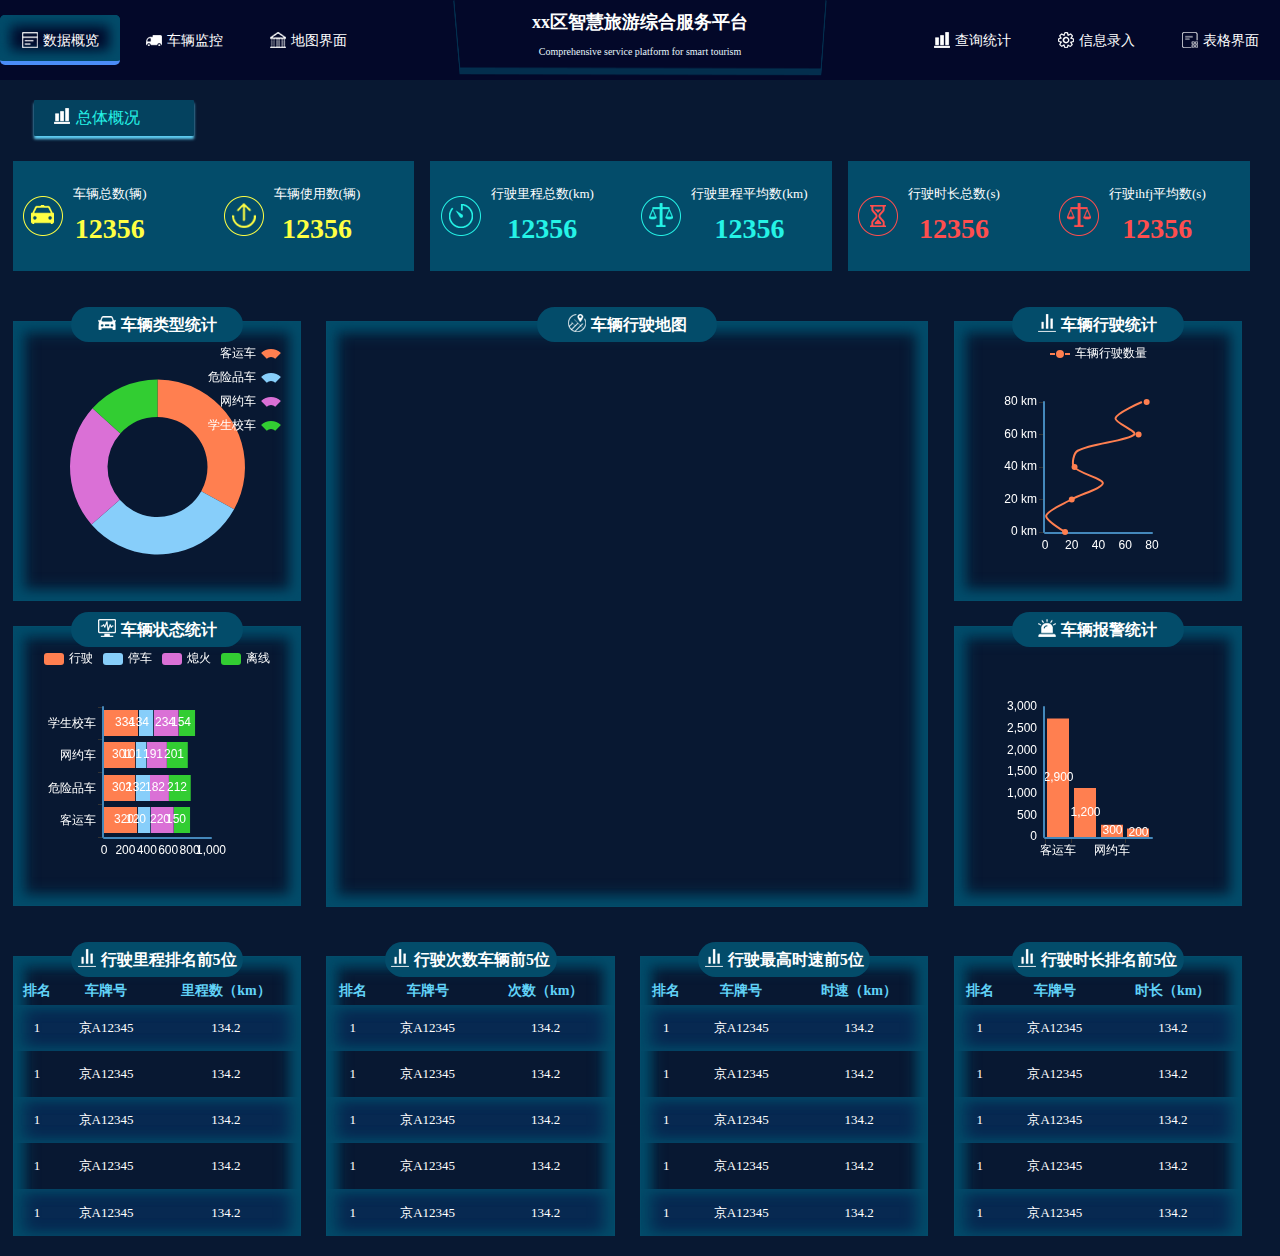
<file: HaotianCloud.H5daping/智慧交通/旅游大数据/index.html>
﻿<!DOCTYPE html>
<html lang="en">
<head>
    <meta charset="UTF-8">
    <title>首页界面</title>
    <link rel="stylesheet" href="css/base.css">
</head>
<body>
<!--顶部-->
<header class="header left">
    <div class="left nav">
        <ul>
            <li class="nav_active"><i class="nav_1"></i><a href="index.html">数据概览</a> </li>
            <li><i class="nav_2"></i><a href="carContrl.html">车辆监控</a> </li>
            <li><i class="nav_3"></i><a href="map.html">地图界面</a> </li>



            </ul>
    </div>
    <div class="header_center left">
        <h2><strong>xx区智慧旅游综合服务平台</strong></h2>
        <p class="color_font"><small>Comprehensive service platform for smart tourism</small></p>
    </div>
    <div class="right nav text_right">
        <ul> <li><i class="nav_7"></i><a href="static.html">查询统计</a> </li>
            <li><i class="nav_8"></i><a href="message.html">信息录入</a> </li>
            <li><i class="nav_4"></i><a href="table1.html">表格界面</a> </li>
        </ul>
    </div>
    <!--<nav class="left nav">-->
        <!--<ul>-->
            <!--<li class="nav_active"><i class="nav_1"></i><a href="index.html">数据概览</a> </li>-->
            <!--<li><i class="nav_2"></i><a href="carContrl.html">车辆监控</a> </li>-->
            <!--<li><i class="nav_3"></i><a href="map.html">地图界面</a> </li>-->
            <!--<li><i class="nav_4"></i><a href="javascript:void(0)">表格界面</a><ul class="li_ul">-->
                <!--<li><a href="table1.html">表格一</a> </li>-->
                <!--<li><a href="table2.html">表格二</a> </li>-->

            <!--</ul> </li>-->
            <!--&lt;!&ndash;<li><i class="nav_5"></i><a href="#">车载视频</a> </li>&ndash;&gt;-->
            <!--&lt;!&ndash;<li><i class="nav_6"></i><a href="#">视频监控</a> </li>&ndash;&gt;-->
            <!--<li><i class="nav_7"></i><a href="static.html">查询统计</a> </li>-->
            <!--<li><i class="nav_8"></i><a href="message.html">信息录入</a> </li>-->
        <!--</ul>-->
    <!--</nav>-->
</header>
<!--内容部分-->
<div class="con left">
    <!--选择时间-->
    <div class="select_time">
        <div class="static_top left">
            <i></i><span>总体概况</span>
        </div>
    </div>
    <!--数据总概-->
    <div class="con_div">
        <div class="con_div_text left">
            <div class="con_div_text01 left">
                <img src="img/info_1.png" class="left text01_img">
                <div class="left text01_div">
                    <p>车辆总数(辆)</p>
                    <p>12356</p>
                </div>
            </div>
            <div class="con_div_text01 right">
                <img src="img/info_2.png" class="left text01_img">
                <div class="left text01_div">
                    <p>车辆使用数(辆)</p>
                    <p>12356</p>
                </div>
            </div>
        </div>
        <div class="con_div_text left">
            <div class="con_div_text01 left">
                <img src="img/info_4.png" class="left text01_img">
                <div class="left text01_div">
                    <p>行驶里程总数(km)</p>
                    <p class="sky">12356</p>
                </div>
            </div>
            <div class="con_div_text01 right">
                <img src="img/info_5.png" class="left text01_img">
                <div class="left text01_div">
                    <p>行驶里程平均数(km)</p>
                    <p class="sky">12356</p>
                </div>
            </div>
        </div>
        <div class="con_div_text left">

            <div class="con_div_text01 left">
                <img src="img/info_6.png" class="left text01_img">
                <div class="left text01_div">
                    <p>行驶时长总数(s)</p>
                    <p class="org">12356</p>
                </div>
            </div>
            <div class="con_div_text01 right">
                <img src="img/info_7.png" class="left text01_img">
                <div class="left text01_div">
                    <p>行驶ihfj平均数(s)</p>
                    <p class="org">12356</p>
                </div>
            </div>
        </div>
    </div>
    <!--统计分析图-->
    <div class="div_any">
        <div class="left div_any01">
            <div class="div_any_child">
                <div class="div_any_title"><img src="img/title_1.png">车辆类型统计 </div>
                <p id="char1" class="p_chart"></p>
            </div>
            <div class="div_any_child">
                <div class="div_any_title"><img src="img/title_2.png">车辆状态统计 </div>
                <p id="char2" class="p_chart"></p>
            </div>
        </div>
        <div class="div_any02 left ">
            <div class="div_any_child div_height">
                <div class="div_any_title any_title_width"><img src="img/title_3.png">车辆行驶地图 </div>
                <div id="map_div"></div>
            </div>
        </div>
        <div class="right div_any01">
            <div class="div_any_child">
                <div class="div_any_title"><img src="img/title_4.png">车辆行驶统计 </div>
                <p id="char3" class="p_chart"></p>
            </div>
            <div class="div_any_child">
                <div class="div_any_title"><img src="img/title_5.png">车辆报警统计 </div>
                <p id="char4" class="p_chart"></p>
            </div>
        </div>
    </div>
    <!--分析表格-->
    <div class="div_table">
        <div class="left div_table_box">
            <div class="div_any_child">
                <div class="div_any_title"><img src="img/title_4.png">行驶里程排名前5位 </div>
                <div class="table_p">
                    <table>
               <thead><tr>
                   <th>排名</th>
                   <th>车牌号</th>
                   <th>里程数（km）</th>
               </tr>
               </thead>
                <tbody>
                <tr><td>1</td><td>京A12345</td><td>134.2</td></tr>
                <tr><td>1</td><td>京A12345</td><td>134.2</td></tr>
                <tr><td>1</td><td>京A12345</td><td>134.2</td></tr>
                <tr><td>1</td><td>京A12345</td><td>134.2</td></tr>
                <tr><td>1</td><td>京A12345</td><td>134.2</td></tr>
                </tbody>
            </table>
                </div>

            </div>
        </div>
        <div class="left div_table_box">
            <div class="div_any_child">
                <div class="div_any_title"><img src="img/title_4.png">行驶次数车辆前5位 </div>
                <div class="table_p">
                    <table>
                        <thead><tr>
                            <th>排名</th>
                            <th>车牌号</th>
                            <th>次数（km）</th>
                        </tr>
                        </thead>
                        <tbody>
                        <tr><td>1</td><td>京A12345</td><td>134.2</td></tr>
                        <tr><td>1</td><td>京A12345</td><td>134.2</td></tr>
                        <tr><td>1</td><td>京A12345</td><td>134.2</td></tr>
                        <tr><td>1</td><td>京A12345</td><td>134.2</td></tr>
                        <tr><td>1</td><td>京A12345</td><td>134.2</td></tr>
                        </tbody>
                    </table>
                </div>
            </div>
        </div>
        <div class="left div_table_box">
            <div class="div_any_child">
                <div class="div_any_title"><img src="img/title_4.png">行驶最高时速前5位 </div>
                <div class="table_p">
                    <table>
                        <thead><tr>
                            <th>排名</th>
                            <th>车牌号</th>
                            <th>时速（km）</th>
                        </tr>
                        </thead>
                        <tbody>
                        <tr><td>1</td><td>京A12345</td><td>134.2</td></tr>
                        <tr><td>1</td><td>京A12345</td><td>134.2</td></tr>
                        <tr><td>1</td><td>京A12345</td><td>134.2</td></tr>
                        <tr><td>1</td><td>京A12345</td><td>134.2</td></tr>
                        <tr><td>1</td><td>京A12345</td><td>134.2</td></tr>
                        </tbody>
                    </table>
                </div>
            </div>
        </div>
        <div class="left div_table_box">
            <div class="div_any_child">
                <div class="div_any_title"><img src="img/title_4.png">行驶时长排名前5位 </div>
                <div class="table_p">
                    <table>
                        <thead><tr>
                            <th>排名</th>
                            <th>车牌号</th>
                            <th>时长（km）</th>
                        </tr>
                        </thead>
                        <tbody>
                        <tr><td>1</td><td>京A12345</td><td>134.2</td></tr>
                        <tr><td>1</td><td>京A12345</td><td>134.2</td></tr>
                        <tr><td>1</td><td>京A12345</td><td>134.2</td></tr>
                        <tr><td>1</td><td>京A12345</td><td>134.2</td></tr>
                        <tr><td>1</td><td>京A12345</td><td>134.2</td></tr>
                        </tbody>
                    </table>
                </div>
            </div>
        </div>
    </div>
</div>
<script src="js/jquery/jQuery-2.2.0.min.js"></script>
<script src="js/echarts-all.js"></script>
<script src="js/base.js"></script>
<script src="js/index.js"></script>
<script type="text/javascript" src="http://api.map.baidu.com/api?v=2.0&ak=5ieMMexWmzB9jivTq6oCRX9j&callback"></script>
<script src="js/map.js"></script>
</body>
</html>
</file>
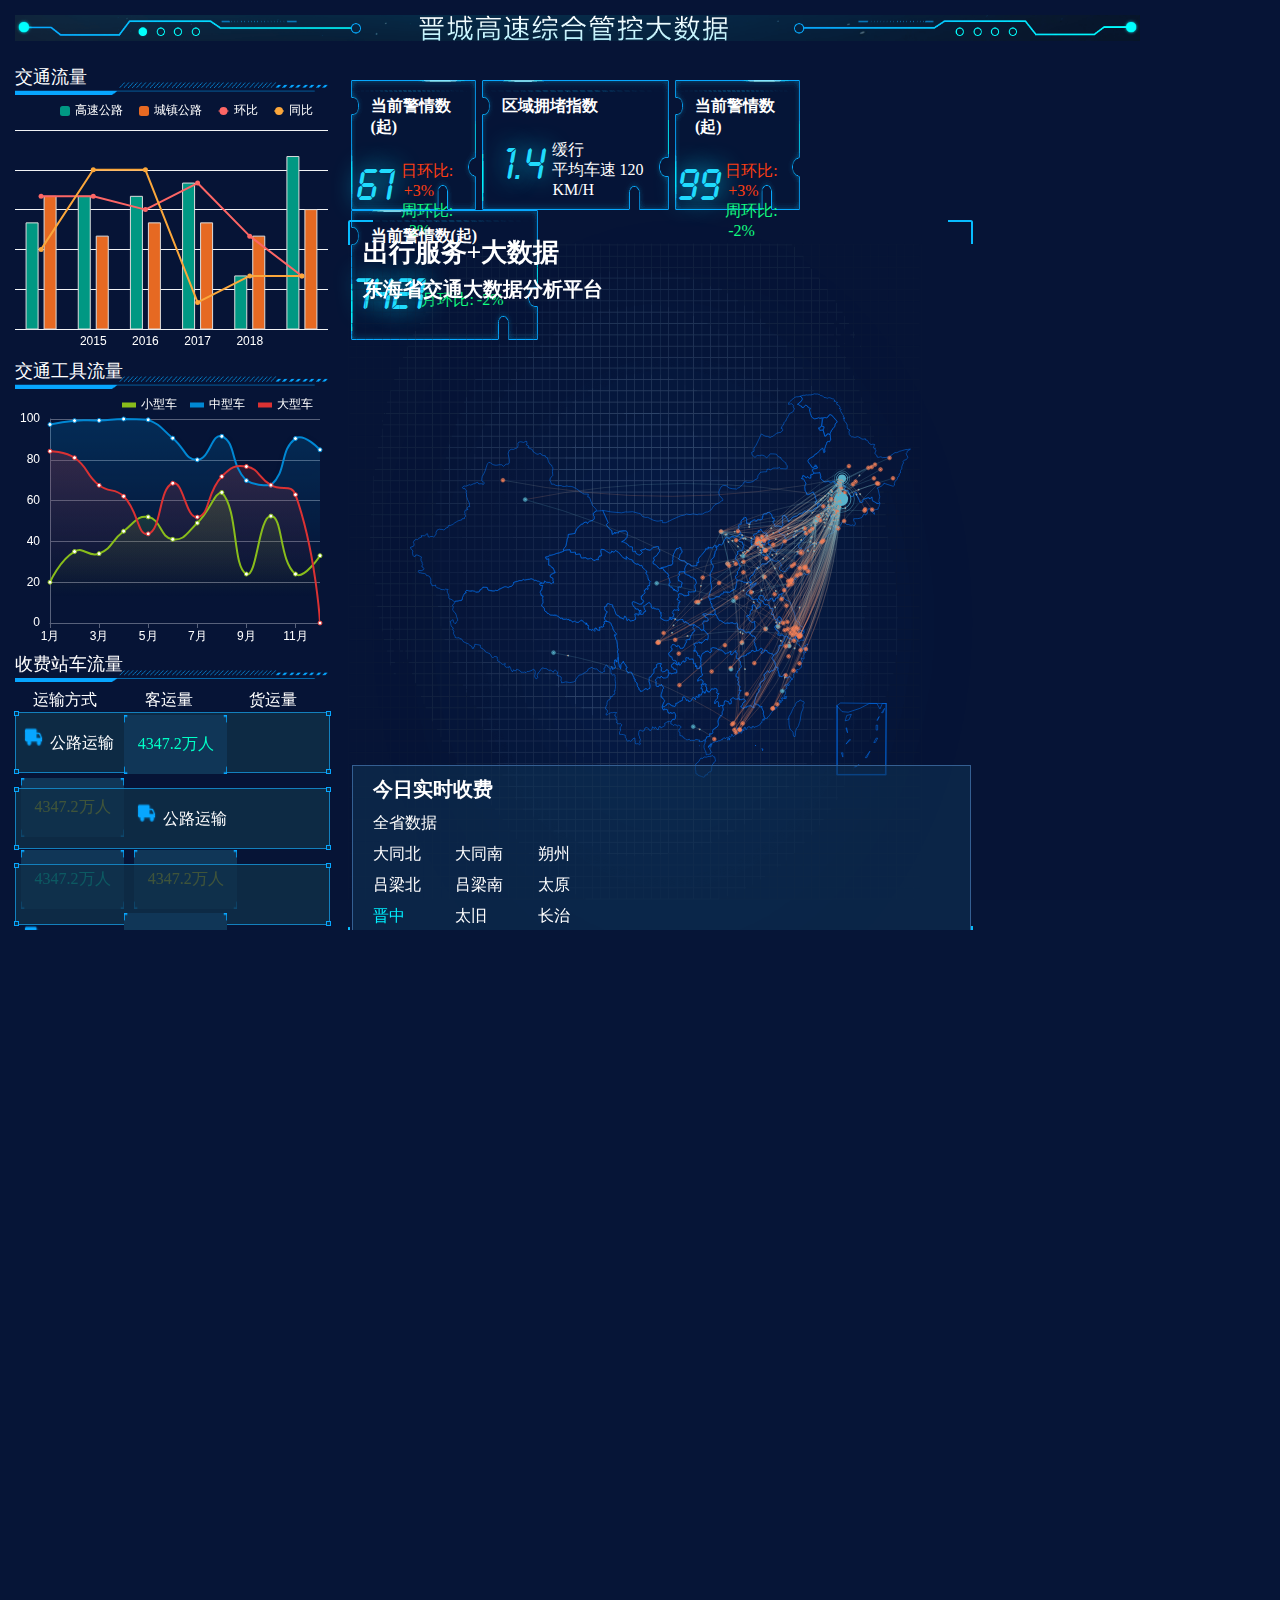
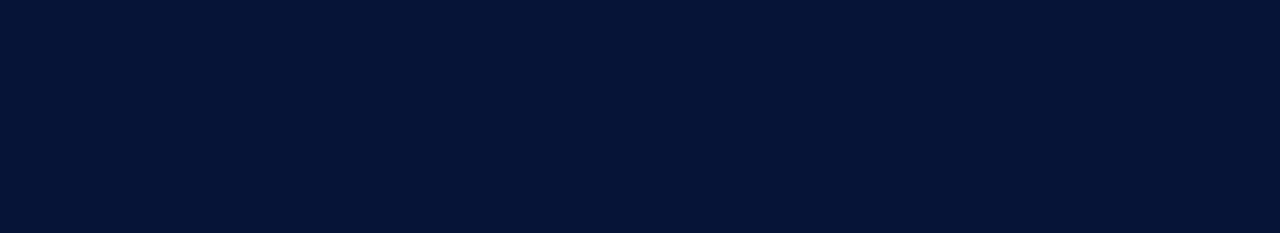
<file: HaotianCloud.H5daping/智慧交通/高速交通大数据分析平台/index.html>
<!doctype html>
<html>
<head>
<meta charset="utf-8">
<title>东海省交通大数据分析平台</title>
<!--设置是否为缩放模式 -->
<meta name="viewport" content="width=device-width, initial-scale=1">
<!-- 新 Bootstrap 核心 CSS 文件 --> 
<link rel="stylesheet" type="text/css" href="https://apps.bdimg.com/libs/bootstrap/3.3.4/css/bootstrap.css">
<!-- jQuery文件。务必在bootstrap.min.js 之前引入 --> 
<script src="js/jquery.min.js"></script>
<!-- 最新的 Bootstrap 核心 JavaScript 文件 --> 
<script src="js/bootstrap.min.js"></script>
<!--echarts JS-->
<script src="js/echarts.min.js"></script>
<!-- 轮播swiper文件 -->
<link rel="stylesheet" type="text/css" href="css/swiper.min.css">
<script src="js/swiper.min.js"></script>
<!--界面样式-->
<script src="js/visual.js"></script>
<script src="js/china.js"></script>
<script src="js/chartMap.js"></script>
<link rel="stylesheet" type="text/css" href="css/visual.css">

</head>
<body class="ksh">
	<div id="load">
		<div class="load_img"><!-- 加载动画 -->
			<img class="jzxz1" src="images/jzxz1.png">
			<img class="jzxz2" src="images/jzxz2.png">
		</div>
	</div>
	<div class="head_top">
		<img class="img-responsive" src="images/jcdsj_logo.gif">
		
	</div>
	<div class="visual">
		<div class="visual_left">
			<div class="visual_box">
				<div class="visual_title">
					<span>交通流量</span>
					<img src="images/ksh33.png">
				</div>
				<div class="visual_chart" id="main1">
					
				</div>
			</div>
			<div class="visual_box">
				<div class="visual_title">
					<span>交通工具流量</span>
					<img src="images/ksh33.png">
				</div>
				<div class="visual_chart" id="main2">
					
				</div>
			</div>
			<div class="visual_box">
				<div class="visual_title">
					<span>收费站车流量</span>
					<img src="images/ksh33.png">
				</div>
				<div class="visual_chart sfzcll">
					<a>运输方式</a>
					<a>客运量</a>
					<a>货运量</a>
					<div class="sfzcll_pos_box">
						<div class="sfzcll_box">
							<img class="sfzcll_bkJk" src="images/ksh34.png">
							<img class="sfzcll_bkJk" src="images/ksh34.png">
							<img class="sfzcll_bkJk" src="images/ksh34.png">
							<img class="sfzcll_bkJk" src="images/ksh34.png">
							<label><img src="images/ksh35.png">公路运输</label>
							<div class="sfzcll_smallBk">
								<div class="ygl">
									<span>4347.2万</span>人
								</div>
							</div>
							<div class="sfzcll_smallBk">
								<div class="ygh">
									<span>4347.2万</span>人
								</div>
							</div>
							<div class="clear"></div>
						</div>
						<div class="sfzcll_box">
							<img class="sfzcll_bkJk" src="images/ksh34.png">
							<img class="sfzcll_bkJk" src="images/ksh34.png">
							<img class="sfzcll_bkJk" src="images/ksh34.png">
							<img class="sfzcll_bkJk" src="images/ksh34.png">
							<label><img src="images/ksh35.png">公路运输</label>
							<div class="sfzcll_smallBk">
								<div class="ygl">
									<span>4347.2万</span>人
								</div>
							</div>
							<div class="sfzcll_smallBk">
								<div class="ygh">
									<span>4347.2万</span>人
								</div>
							</div>
							<div class="clear"></div>
						</div>
						<div class="sfzcll_box">
							<img class="sfzcll_bkJk" src="images/ksh34.png">
							<img class="sfzcll_bkJk" src="images/ksh34.png">
							<img class="sfzcll_bkJk" src="images/ksh34.png">
							<img class="sfzcll_bkJk" src="images/ksh34.png">
							<label><img src="images/ksh35.png">公路运输</label>
							<div class="sfzcll_smallBk">
								<div class="ygl">
									<span>4347.2万</span>人
								</div>
							</div>
							<div class="sfzcll_smallBk">
								<div class="ygh">
									<span>4347.2万</span>人
								</div>
							</div>
							<div class="clear"></div>
						</div>
					</div>
					
				</div>
			</div>
		</div>
		<div class="visual_con">
			<div class="visual_conTop">
				<div class="visual_conTop_box visual_conTop1">
					<div>
						<h3>当前警情数(起)</h3>
						<p>67</p>
						<div class="conTop_smil">
							<a class="sz">日环比:<span>+3%</span><i class="fa fa-long-arrow-up"></i></a>
							<a class="xd">周环比:<span>-2%</span><i class="fa fa-long-arrow-down"></i></a>
						</div>
					</div>
				</div>
				<div class="visual_conTop_box visual_conTop2">
					<div>
						<h3>区域拥堵指数</h3>
						<p>1.4</p>
						<div class="conTop_smil">
							<a class="">缓行</a>
							<a class="">平均车速<span>120</span>KM/H</i></a>
						</div>
					</div>
				</div>
				<div class="visual_conTop_box visual_conTop1">
					<div>
						<h3>当前警情数(起)</h3>
						<p>99</p>
						<div class="conTop_smil">
							<a class="sz">日环比:<span>+3%</span><i class="fa fa-long-arrow-up"></i></a>
							<a class="xd">周环比:<span>-2%</span><i class="fa fa-long-arrow-down"></i></a>
						</div>
					</div>
				</div>
				<div class="visual_conTop_box visual_conTop2">
					<div>
						<h3>当前警情数(起)</h3>
						<p>7421</p>
						<div class="conTop_smil">
							<a class="null">null</a>
							<a class="xd">月环比:<span>-2%</span><i class="fa fa-long-arrow-down"></i></a>
						</div>
					</div>
				</div>
				<div class="clear"></div>
			</div>
			<div class="visual_conBot">
				<img class="visual_conBot_l" src="images/ksh42.png">
				<img class="visual_conBot_2" src="images/ksh43.png">
				<img class="visual_conBot_3" src="images/ksh44.png">
				<img class="visual_conBot_4" src="images/ksh45.png">
				<div class="visual_chart_text">
					<h1>出行服务+大数据</h1>
					<h2>东海省交通大数据分析平台</h2>
				</div>
				<div class="visual_chart" id="main8"></div>
				<div class="visual_conBot_bot">
					<div class="visualSssf_left">
						<h3>今日实时收费</h3>
						<a style="display:block">全省数据</a>
						<a>大同北</a>
						<a>大同南</a>
						<a>朔州</a>
						<a>吕梁北</a>
						<a>吕梁南</a>
						<a>太原</a>
						<a class="active">晋中</a>
						<a>太旧</a>
						<a>长治</a>
					</div>
					<div class="visualSssf_right">
						<div class="visualSssf_right_box" id="main5"></div>
						<div class="visualSssf_right_box" id="main6"></div>
						<div class="visualSssf_right_box" id="main7"></div>
					</div>
					<div class="clear"></div>
				</div>
			</div>
		</div>
		<div class="visual_right">
			<div class="visual_box">
				<div class="visual_title">
					<span>本月发生事件</span>
					<img src="images/ksh33.png">
				</div>
				<div class="swiper-container visual_swiper1 visual_chart">
					<div class="swiper-wrapper">
						<div class="swiper-slide"  id="main3"></div>
						<div class="swiper-slide"  id="main31"></div>
					</div>
				</div>
			</div>
			<div class="visual_box visualSfzsfl">
				<div class="visual_title">
					<span>收费站收费量</span>
					<img src="images/ksh33.png">
				</div>
				<div class="visual_chart" id="main9">
					
				</div>
				<div class="visual_table">
						<table>
							<tr>
								<td>小型车</td>
								<td>中型车</td>
								<td>大型车</td>
							</tr>
							<tr>
								<td>2486万</td>
								<td>2486万</td>
								<td>2486万</td>
							</tr>
							<tr>
								<td>2486万</td>
								<td>2486万</td>
								<td>2486万</td>
							</tr>
							<tr>
								<td>2486万</td>
								<td>2486万</td>
								<td>2486万</td>
							</tr>
							<tr>
								<td>2486万</td>
								<td>2486万</td>
								<td>2486万</td>
							</tr>
						</table>
					</div>
			</div>
			<div class="visual_box">
				<div class="visual_title">
					<span>收费站收费排行</span>
					<img src="images/ksh33.png">
				</div>
				<div class="swiper-container visual_swiper2 visual_chart">
					<div class="swiper-wrapper">
						<div class="swiper-slide"  id="main4"></div>
						<div class="swiper-slide"  id="main41"></div>
					</div>
				</div>
			</div>
		</div>
		<div class="clear"></div>
	</div>
	<script type="text/javascript">
		$(function(){
			var a=$('.visualSssf_left a')
			for(var i=0;i<a.length;i++){
				a[i].index=i;
				a[i].onclick=function(){
					for(var i=0;i<a.length;i++){
						a[i].className=''
						}
					this.className='active'
				}
			}

			var sfzcllH=$('.sfzcll_box').height()
			var sfzcllHtwo=sfzcllH-2
			$('.sfzcll_box').css('line-height',sfzcllH+'px')
			$('.sfzcll_smallBk>div').css('line-height',sfzcllHtwo+'px')

			//删除加载动画
			$('#load').fadeOut(1000)
    		setTimeout(function(){    
    			$('#load').remove()
    		}
    		,1100);
		})

	//交通流量
	var myChart1 = echarts.init(document.getElementById('main1'));
    myChart1.setOption(option1);
	//交通工具流量
	var myChart2 = echarts.init(document.getElementById('main2'));
    myChart2.setOption(option2);
    //本月发生事件
	var myChart3 = echarts.init(document.getElementById('main3'));
    myChart3.setOption(option3);
    var myChart31 = echarts.init(document.getElementById('main31'));
    myChart31.setOption(option31);
    var mySwiper1 = new Swiper('.visual_swiper1', {
		autoplay: true,//可选选项，自动滑动
		speed:800,//可选选项，滑动速度
		autoplay: {
		    delay: 5000,//1秒切换一次
		  },
	})
    //收费站收费排行
	var myChart4 = echarts.init(document.getElementById('main4'));
    myChart4.setOption(option4);
    var myChart41 = echarts.init(document.getElementById('main41'));
    myChart41.setOption(option41);
    var mySwiper2 = new Swiper('.visual_swiper2', {
		autoplay: true,//可选选项，自动滑动
		direction : 'vertical',//可选选项，滑动方向
		speed:2000,//可选选项，滑动速度
	})
    //今日实时收费
	var myChart5 = echarts.init(document.getElementById('main5'));
    myChart5.setOption(option5);
    var myChart6 = echarts.init(document.getElementById('main6'));
    myChart6.setOption(option6);
    var myChart7 = echarts.init(document.getElementById('main7'));
    myChart7.setOption(option7);
    //中间地图
	var myChart8 = echarts.init(document.getElementById('main8'));
    myChart8.setOption(option8);
    //收费站收费量
	var myChart9 = echarts.init(document.getElementById('main9'));
    myChart9.setOption(option9);
	</script>
</body>
</html>
</file>
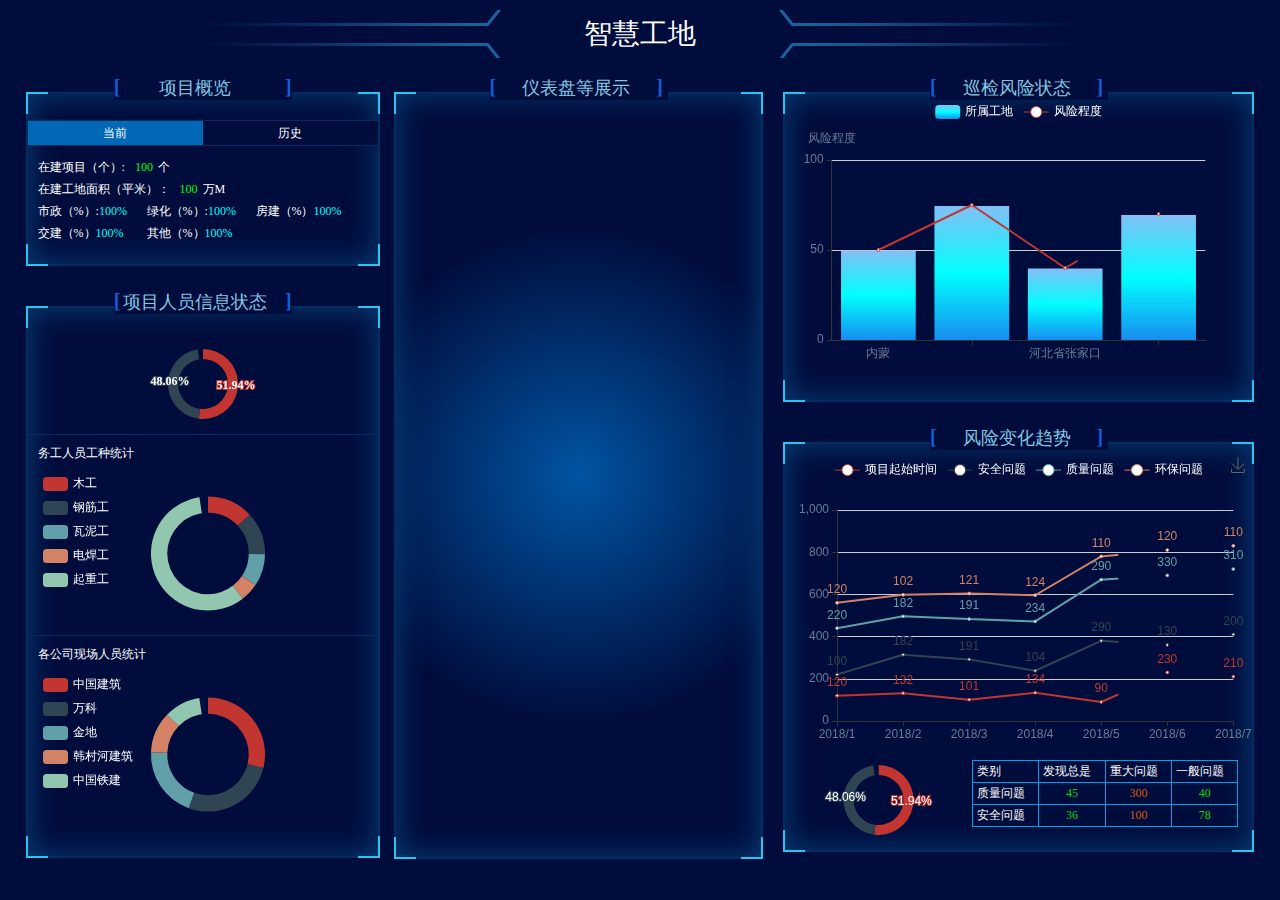
<file: HaotianCloud.H5daping/智慧城市/智慧工地/index.html>
<!doctype html>
<html lang="en">
<head>
<meta charset="UTF-8">
<meta name="Generator" content="EditPlus®">
<meta name="Author" content="">
<meta name="Keywords" content="">
<meta name="Description" content="">
<link href="css/public.css" rel="stylesheet" type="text/css"/>
<link href="css/jianlisw.css" rel="stylesheet" type="text/css"/>
<title>智慧工地</title>
</head>
<body>
<!-- banner start -->
<div class="caption-title">
    <i class="fl"><img src="images/title-left.png" ></i>
    <span class="biaoti fl">智慧工地</span>
    <i class="fr"><img src="images/title-right.png" ></i>
</div>
<!-- 内容正文 -->
<div class="zhenwen">
    <div class="left_zs fl">
    	<!-- 项目概览 -->
        <div class="data-box1 left_tb fl">
            <i class="topL"></i>
            <i class="topR"></i>
            <i class="bottomL"></i>
            <i class="bottomR"></i>
            <div class="data-title">
                <b class="data-title-left fl">[</b>
                <span>项目概览</span>
                <b class="data-title-right fr">]</b>
            </div>
                <!-- 项目概览-->
            <div class="xmglan">        
                <ul class="xmgl_heard">
                    <li>当前</li>
                    <li class="hove">历史</li>
                </ul>            
                <div id="xmgl_cen">              
                    <div class="xmgl_tb">
                    	<ul class="xm_cszs">
                           <li>在建项目（个）:<span>100</span>个</li>
                           <li> 在建工地面积（平米）：<span>100</span>万M</li>
                           <li>
                                <p>市政（%）:<span>100</span><cite>%</cite></p>  
                                <p>绿化（%）:<span>100</span><cite>%</cite></p>
                                <p>房建（%）<span>100</span><cite>%</cite></p> 
                           </li>
                           <li>
                           		<p>交建（%）<span>100</span><cite>%</cite></p>
                                <p>其他（%）<span>100</span><cite>%</cite></p>
                           </li>
                        </ul>
                    </div> 
                    <div class="xmgl_tb none">
                    <ul class="xm_cszs">
                           <li>在建项目（个）:<span>140</span>个</li>
                           <li> 在建工地面积（平米）：<span>120</span>万M</li>
                           <li>
                                <p>市政（%）:<span>110</span><cite>%</cite></p>  
                                <p>绿化（%）:<span>140</span><cite>%</cite></p>
                                <p>房建（%）<span>180</span><cite>%</cite></p> 
                           </li>
                           <li>
                           		<p>交建（%）<span>10</span><cite>%</cite></p>
                                <p>其他（%）<span>140</span><cite>%</cite></p>
                           </li>
                        </ul>
                    </div>  
                </div>
            </div>     
        </div>     
    	<!-- 项目人员信息状态 -->
        <div class="data-box1 left_tb fl mtop40">
            <i class="topL"></i>
            <i class="topR"></i>
            <i class="bottomL"></i>
            <i class="bottomR"></i>
            <div class="data-title">
                <b class="data-title-left fl">[</b>
                <span>项目人员信息状态</span>
                <b class="data-title-right fr">]</b>
            </div>
                <!-- 项目人员信息状态-->
            <div class="xmglan">        
                <div id="lytj" class="lytj"></div>   
                
              	<div class="wgrytj">
                	<span class="wgrytj_bt">务工人员工种统计</span>
                	<div class="wgrytj_tb">
                     <div id="gztj" style="height:163px"></div>                    
                    </div>
                </div>
                
                <div class="wgrytj">
                	<span class="wgrytj_bt">各公司现场人员统计</span>
                	<div class="wgrytj_tb">
                     <div id="xcrytj" style="height:163px"></div>                    
                    </div>
                </div>
            </div>     
        </div>
                
    </div>
    
	  <!--仪表盘等展示-->
    <div class="center_zs fl">
        <div class="data-box1 box1-back">
            <i class="topL"></i>
            <i class="topR"></i>
            <i class="bottomL"></i>
            <i class="bottomR"></i>
            <div class="data-title">
                <b class="data-title-left">[</b>
                <span>仪表盘等展示</span>
                <b class="data-title-right">]</b>
            </div>
            
        </div>
    </div>    
    <!--右侧图表展示 -->
    <div class="right_zs fl">
    	 <!-- 巡检风险状态 -->        
        <div class="data-box1 right_tb ">
            <i class="topL"></i>
            <i class="topR"></i>
            <i class="bottomL"></i>
            <i class="bottomR"></i>
            <div class="data-title">
                <b class="data-title-left">[</b>
                <span>巡检风险状态</span>
                <b class="data-title-right">]</b>
            </div>
              <!--巡检风险状态-->
            <div class="ryclts"> 
              <div id="xjfxzt" style="height:300px"></div>
            </div> 
        </div>  
        
        <!-- 风险变化趋势 -->        
        <div class="data-box1 right_tb mtop40">
            <i class="topL"></i>
            <i class="topR"></i>
            <i class="bottomL"></i>
            <i class="bottomR"></i>
            <div class="data-title">
                <b class="data-title-left">[</b>
                <span>风险变化趋势</span>
                <b class="data-title-right">]</b>
            </div>
              <!--问题等级-->
            <div class="ryclts">          			
                <div class="clearfix"><div id="fxbhqs" style="height:300px"></div></div>
                <div class="wgrytj">                	
                	<div class="wenti_dj">
                    	 <div id="wentidj" style="height:100px"></div>
                    </div>
                    <div  class="wenti_bg">
<table width="200" border="1">
  <tr>
    <td>类别</td>
    <td>发现总是</td>
    <td>重大问题</td>
    <td>一般问题</td>
  </tr>
  <tr>
    <td>质量问题</td>
    <td class="green">45</td>
    <td class="orange">300</td>
    <td class="green">40</td>
  </tr>
  <tr>
    <td>安全问题</td>
    <td class="green">36</td>
    <td class="orange">100</td>
    <td class="green">78</td>
  </tr>
</table>

                    </div>
                </div>
            </div> 
        </div>   
    </div>

</div>      
        
<div class="h30 clearfix"></div>      
</body>
<script src="js/jquery.min.js"></script>
<script src="js/echarts.min.js"></script>
<script src="js/monitor_sw.js"></script>

<script>
$(function(){
	//分类选择	
	$(".xmgl_heard li").click(function(){
	
		$(this).attr("class","");
		$(this).siblings().attr("class","hove");
		$("#xmgl_cen").find(".xmgl_tb").eq($(this).index()).removeClass("none").siblings().addClass("none")
	});
})
</script>

</html>
</file>
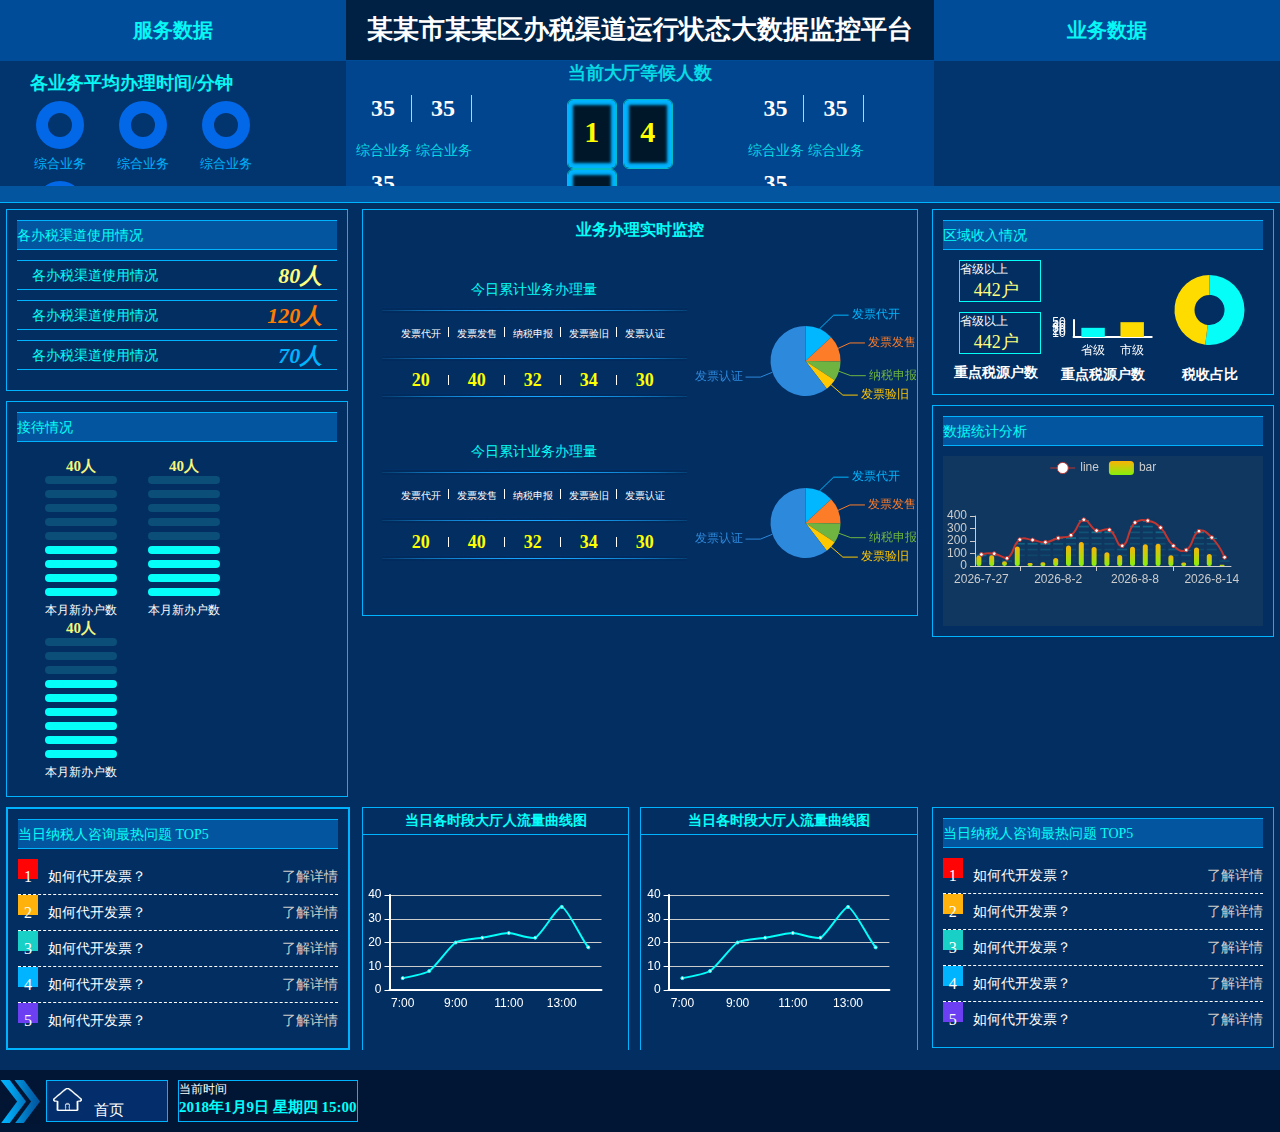
<file: HaotianCloud.H5daping/智慧政务/工商办税大数据监控平台/index.html>
<!DOCTYPE html>
<html lang="en">
<head>
    <meta charset="UTF-8">
    <title>某某市某某区办税渠道运行状态大数据监控平台</title>
    <link rel="stylesheet" href="css/index.css">
</head>
<body>
    <header>
        <div class="headerLeft">
            <h3>服务数据</h3>
        </div>
        <div class="headerCenter">
            <h1>某某市某某区办税渠道运行状态大数据监控平台</h1>
        </div>
        <div class="headerRight">
            <h3>业务数据</h3>
        </div>

    </header>
    <section>
        <div class="firstCon">
            <div class="firstCon-left">
                <h4>各业务平均办理时间/分钟</h4>
                <div class="firstLeftsec">
                    <div class="contain">
                        <div class="firsttab" id="firsttab1"></div>
                        <p>综合业务</p>
                    </div>
                    <div class="contain">
                        <div class="firsttab" id="firsttab2"></div>
                        <p>综合业务</p>
                    </div>
                    <div class="contain">
                        <div class="firsttab" id="firsttab3"></div>
                        <p>综合业务</p>
                    </div>
                    <div class="contain">
                        <div class="firsttab" id="firsttab4"></div>
                        <p>综合业务</p>
                    </div>
                </div>
            </div>
            <div class="first-center">
                <h3>当前大厅等候人数</h3>
                <div class="firstcenLeft">
                    <div class="flag">
                        <strong>35</strong>
                        <p>综合业务</p>
                    </div>
                    <div class="flag">
                        <strong>35</strong>
                        <p>综合业务</p>
                    </div>
                    <div class="flag">
                        <strong>35</strong>
                        <p>综合业务</p>
                    </div>
                </div>
                <div class="firstcenCen">
                    <span>1</span>
                    <span>4</span>
                    <span>9</span>
                </div>
                <div class="firstcenRight">
                    <div class="flag">
                        <strong>35</strong>
                        <p>综合业务</p>
                    </div>
                    <div class="flag">
                        <strong>35</strong>
                        <p>综合业务</p>
                    </div>
                    <div class="flag">
                        <strong>35</strong>
                        <p>综合业务</p>
                    </div>
                </div>
            </div>
            <div class="firstCon-right">
                <h4>各业务平均办理时间/分钟</h4>
                <div class="firstLeftsec">
                    <div class="contain">
                        <div class="firsttab" id="firsttab5"></div>
                        <p>综合业务</p>
                    </div>
                    <div class="contain">
                        <div class="firsttab" id="firsttab6"></div>
                        <p>综合业务</p>
                    </div>
                    <div class="contain">
                        <div class="firsttab" id="firsttab7"></div>
                        <p>综合业务</p>
                    </div>
                    <div class="contain">
                        <div class="firsttab" id="firsttab8"></div>
                        <p>综合业务</p>
                    </div>
                </div>
            </div>
        </div>
        <div class="line"></div>
        <div class="secondCon">
            <div class="secondLeft">
                <div class="secondLeftCon">
                    <div class="secondLeftTab">
                        <div class="fig">
                            <p>各办税渠道使用情况</p>
                        </div>
                        <div class="fig">
                            <p>各办税渠道使用情况</p>
                            <em>80人</em>
                        </div>
                        <div class="fig">
                            <p>各办税渠道使用情况</p>
                            <em>120人</em>
                        </div>
                        <div class="fig">
                            <p>各办税渠道使用情况</p>
                            <em>70人</em>
                        </div>
                    </div>

                    <div class="secondLeftTab">
                        <div class="fig">
                            <p>接待情况</p>
                        </div>
                        <div class="reception">
                            <div class="recetit">
                                <strong>40人</strong>
                                <span></span>
                                <span></span>
                                <span></span>
                                <span></span>
                                <span></span>
                                <span class="changecolor"></span>
                                <span class="changecolor"></span>
                                <span class="changecolor"></span>
                                <span class="changecolor"></span>
                                <p>本月新办户数</p>
                            </div>
                            <div class="recetit">
                                <strong>40人</strong>
                                <span></span>
                                <span></span>
                                <span></span>
                                <span></span>
                                <span></span>
                                <span class="changecolor"></span>
                                <span class="changecolor"></span>
                                <span class="changecolor"></span>
                                <span class="changecolor"></span>
                                <p>本月新办户数</p>
                            </div>
                            <div class="recetit">
                                <strong>40人</strong>
                                <span></span>
                                <span></span>
                                <span></span>
                                <span class="changecolor"></span>
                                <span class="changecolor"></span>
                                <span class="changecolor"></span>
                                <span class="changecolor"></span>
                                <span class="changecolor"></span>
                                <span class="changecolor"></span>
                                <p>本月新办户数</p>
                            </div>
                        </div>
                    </div>
                </div>
            </div>
            <div class="secondCen">
                <div class="secondCenCon">
                    <h3>业务办理实时监控</h3>
                    <div class="secondContit">
                        <div class="secondContitleft">
                            <p>今日累计业务办理量</p>
                            <img src="image/line.png" alt="">
                            <ul class="china">
                                <li><a href="">发票代开</a></li>
                                <li><a href="">发票发售</a></li>
                                <li><a href="">纳税申报</a></li>
                                <li><a href="">发票验旧</a></li>
                                <li><a href="">发票认证</a></li>
                            </ul>
                            <img src="image/line.png" alt="">
                            <ul class="number">
                                <li><a href="">20</a></li>
                                <li><a href="">40</a></li>
                                <li><a href="">32</a></li>
                                <li><a href="">34</a></li>
                                <li><a href="">30</a></li>
                            </ul>
                            <img src="image/line.png" alt="">
                        </div>
                        <div class="secondContitright" id="secondContitright">
                            <div class="charbar" id="charbar"></div>
                        </div>
                    </div>
                    <div class="secondContit">
                        <div class="secondContitleft">
                            <p>今日累计业务办理量</p>
                            <img src="image/line.png" alt="">
                            <ul class="china">
                                <li><a href="">发票代开</a></li>
                                <li><a href="">发票发售</a></li>
                                <li><a href="">纳税申报</a></li>
                                <li><a href="">发票验旧</a></li>
                                <li><a href="">发票认证</a></li>
                            </ul>
                            <img src="image/line.png" alt="">
                            <ul class="number">
                                <li><a href="">20</a></li>
                                <li><a href="">40</a></li>
                                <li><a href="">32</a></li>
                                <li><a href="">34</a></li>
                                <li><a href="">30</a></li>
                            </ul>
                            <img src="image/line.png" alt="">
                        </div>
                        <div class="secondContitright" id="secondContitright2">
                            <div class="charbar" id="charbar2"></div>
                        </div>
                    </div>
                </div>
            </div>
            <div class="secondRight">
                <div class="secondRightCon">
                    <div class="secondLeftTab">
                        <div class="fig">
                            <p>区域收入情况</p>
                        </div>
                        <div class="secondRighttit">
                            <div class="secondRighttext">
                                <div class="text">
                                    <p>省级以上</p>
                                    <span>442户</span>
                                </div>
                                <div class="text">
                                    <p>省级以上</p>
                                    <span>442户</span>
                                </div>
                                <h4>重点税源户数</h4>
                            </div>
                            <div class="secondRighttext">
                                <div class="secondRighttextChar" id="secondRighttextChar">

                                </div>
                                <h4 class="sec">重点税源户数</h4>
                            </div>
                            <div class="secondRighttext">
                                <div class="secondRighttextChar" id="secondRighttextChar1">

                                </div>
                                <h4 class="sec">税收占比</h4>
                            </div>
                        </div>
                    </div>
                    <div class="secondLeftTab">
                        <div class="fig">
                            <p>数据统计分析</p>
                        </div>
                        <div class="secondChar" id="secondChar">

                        </div>
                    </div>
                </div>
            </div>
        </div>
        <div class="thirdCon">
            <div class="thirdLeft">
                <div class="thirdLeftCon">
                    <div class="secondLeftTab">
                        <div class="fig">
                            <p>当日纳税人咨询最热问题 TOP5</p>
                        </div>
                        <ul class="hottop">
                            <li><span>1</span><p>如何代开发票？</p><a href="">了解详情</a></li>
                            <li><span>2</span><p>如何代开发票？</p><a href="">了解详情</a></li>
                            <li><span>3</span><p>如何代开发票？</p><a href="">了解详情</a></li>
                            <li><span>4</span><p>如何代开发票？</p><a href="">了解详情</a></li>
                            <li><span>5</span><p>如何代开发票？</p><a href="">了解详情</a></li>
                        </ul>
                    </div>
                </div>
            </div>
            <div class="thirdCen">
                <div class="thirdCenCon">
                    <div class="txt txtleft">
                        <div class="content">
                            <h4>当日各时段大厅人流量曲线图</h4>
                            <div class="contentChar" id="contentChar1"></div>
                        </div>
                    </div>
                    <div class="txt txtright">
                        <div class="content">
                            <h4>当日各时段大厅人流量曲线图</h4>
                            <div class="contentChar" id="contentChar2"></div>
                        </div>
                    </div>
                </div>
            </div>
            <div class="thirdRight">
                <div class="thirdRightCon">
                    <div class="secondLeftTab">
                        <div class="fig">
                            <p>当日纳税人咨询最热问题 TOP5</p>
                        </div>
                        <ul class="hottop">
                            <li><span>1</span><p>如何代开发票？</p><a href="">了解详情</a></li>
                            <li><span>2</span><p>如何代开发票？</p><a href="">了解详情</a></li>
                            <li><span>3</span><p>如何代开发票？</p><a href="">了解详情</a></li>
                            <li><span>4</span><p>如何代开发票？</p><a href="">了解详情</a></li>
                            <li><span>5</span><p>如何代开发票？</p><a href="">了解详情</a></li>
                        </ul>
                    </div>
                </div>
            </div>
        </div>
    </section>
    <footer>
        <div class="footerleft">
            <img src="image/right.png" alt="" class="rightimg">
            <div class="home">
                <img src="image/home.png" alt="">
                <button id="homebtn" value="首页">首页</button>
            </div>
            <div class="con">
                <p>当前时间</p>
                <h4>2018年1月9日 星期四 15:00</h4>
            </div>
        </div>
        <div class="footercen"></div>
        <div class="footerright"></div>
    </footer>
</body>
</html>
<script src="js/echarts.min.js"></script>
<script src="js/jquery.1.10.min.js"></script>
<script src="js/chars.js"></script>
</file>
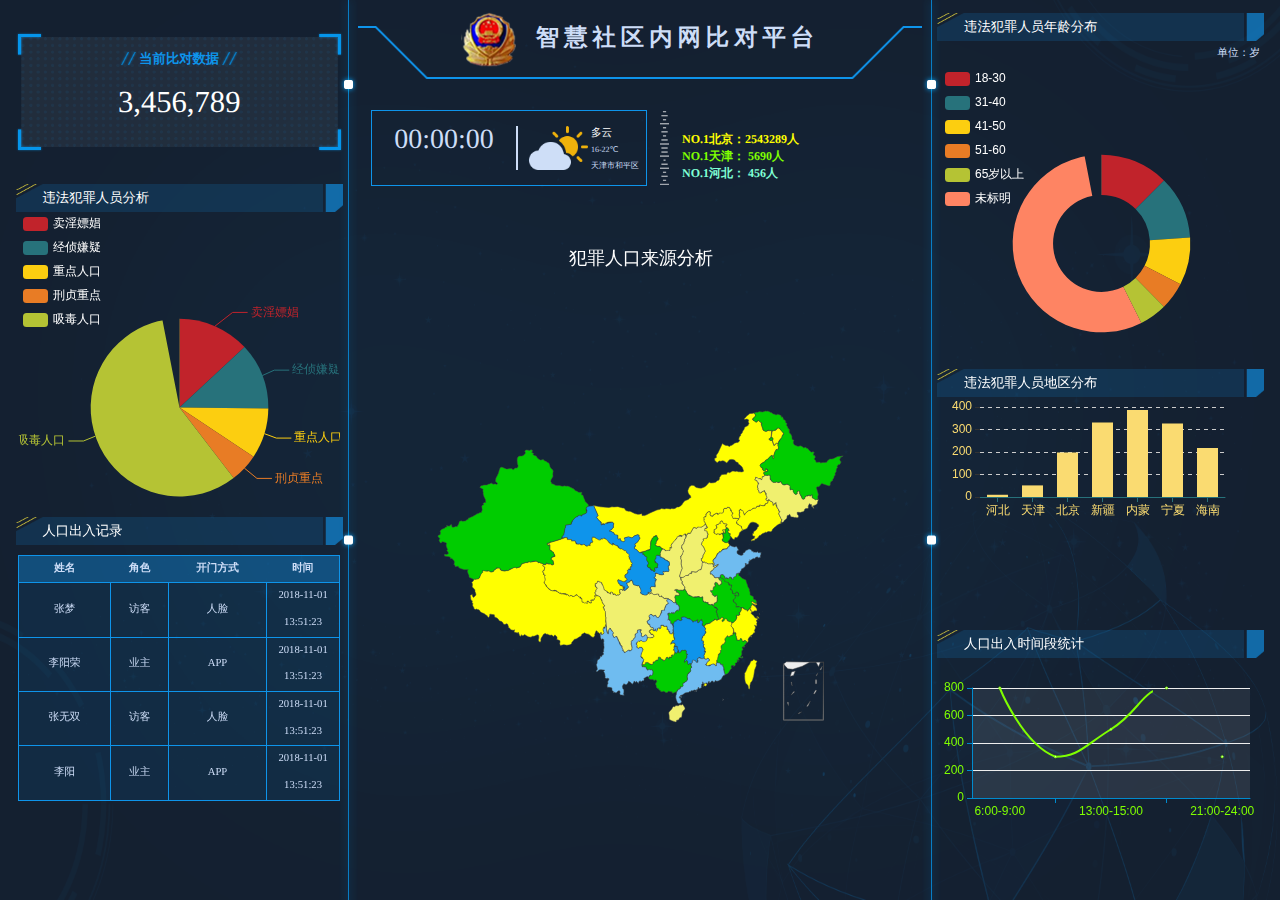
<file: HaotianCloud.H5daping/智慧政务/智慧社区/index.html>
<!DOCTYPE html>
<html lang="en">

<head>
    <meta charset="UTF-8">
    <meta http-equiv="X-UA-Compatible" content="IE=edge,chrome=1">
    <meta name="renderer" content="webkit">
    <meta name="viewport" content="width=device-width,initial-scale=1.0,user-scalable=no">

    <script type="text/javascript" src="js/rem.js"></script>
    <link rel="stylesheet" href="css/style.css">
    <title>天津市博安信通智慧社区内网数据比对信息系统</title>
</head>

<body style="visibility: hidden;">
    <div class="container-flex" tabindex="0" hidefocus="true">
        <div class="box-left">
            <div class="left-top">
                <div class="current-num">
                    <div>当前比对数据</div>
                    <p>3,456,789</p>
                </div>
            </div>
            <div class="left-center">
                <div class="title-box">
                    <h6>违法犯罪人员分析</h6>
                </div>
                <div class="chart-box pie-chart" style="">
                    <div id="pie_fanzui" style="width:100%;"></div>
                    
                </div>
            </div>
            <div class="left-bottom" class="select">
                <div class="title-box">
                    <h6>人口出入记录</h6>
                    
                </div>
                <div class="chart-box">
                    <table class="table3">
                    <thead>
                        <tr>
                            <th>姓名</th>
                            <th>角色</th>
                            <th>开门方式</th>
                            <th>时间</th>
                        </tr>
                    </thead>
                    <tbody id="tList">
<!--<tr><td colspan="4"><p style="width:9.6rem;">暂无数据</p></td></tr>-->
                 
                   <tr>
                       <td>张梦</td>
                       <td>访客</td>
                       <td>人脸</td>
                       <td>2018-11-01 13:51:23</td>
                   </tr>
                   <tr>
                       <td>李阳荣</td>
                       <td>业主</td>
                       <td>APP</td>
                       <td>2018-11-01 13:51:23</td>
                   </tr>
                   <tr>
                        <td>张无双</td>
                       <td>访客</td>
                       <td>人脸</td>
                       <td>2018-11-01 13:51:23</td>
                   </tr>
                   <tr>
                       <td>李阳</td>
                       <td>业主</td>
                       <td>APP</td>
                       <td>2018-11-01 13:51:23</td>
                   </tr>
                  
                    </tbody>
                </table>
                
                </div>
            </div>
        </div>
        <div class="box-center">
            <div class="center-top">
                <h1><img src="images/jinghui.png" style="width:55px;margin-right:20px;"/>智慧社区内网比对平台</h1>
            </div>
            <div class="center-center">
                <div class="weather-box">
                    <div class="data">
                        <p class="time" id="time">00:00:00</p>
                        <p id="date"></p>
                    </div>
                    <div class="weather">
                        <img id="weatherImg" src="images/weather/weather_img01.png" alt="">
                        <div id="weather">
                            <p class="active">多云</p>
                            <p>16-22℃</p>
                            <p>天津市和平区</p>
                        </div>
                    </div>
                </div>
                <img src="images/line_bg.png" alt="">
                <div class="select-box" style="height: 0.3rem;">
                    
                    <div data-type="2">
                        <div class="select" tabindex="0" hidefocus="true" >
                           <p style="color:#FFFF00;font-weight:bold;">NO.1北京：2543289人</p>
                           <p style="color:#7FFF00;font-weight:bold;">NO.1天津： 5690人</p>
                           <p style="color:#7FFFD4;font-weight:bold;">NO.1河北： 456人</p>
                        </div>
                        
                    </div>
                </div>
            </div>
            <div class="center-bottom">
                <div class="chart-box">
                    <div id="china_map" style="width:100%;height:95%;"></div>
                </div>
                
            </div>

        </div>
        <div class="box-right">
            <div class="right-top">
                <div class="title-box">
                    <h6 id="barTitle">违法犯罪人员年龄分布</h6>
                    
                </div>
                <p class="unit">单位：岁</p>
                <div class="chart-box">
                    <div id="pie_age" style="width:100%;height:100%;"></div>
                </div>
                
            </div>
            <div class="right-center">
            	
                <div class="title-box">
                    <h6>违法犯罪人员地区分布</h6>
                </div>
                <div class="chart-box pie-chart">
                    
                    <div id="qufenbu_data"style="width:90%;height:120px;margin-left:10px;"></div>
                    
                </div>
            </div>
            
            
            <div class="right-bottom">
                <div class="title-box">
                	<p id="switchBtn"><span class="active" data-dataType="income">人口出入时间段统计</span></p>
                    
                </div>
                <div id="line_time" style="width:90%;height:160px;margin-left:10px;"></div>
                
            </div>
        </div>
    </div>
    
</body>
<script type="text/javascript" src="js/jquery-3.3.1.min.js"></script>
<script type="text/javascript" src="js/layer/layer.min.js"></script>
<script type="text/javascript" src="js/layer/laydate/laydate.js"></script>
<script type="text/javascript" src="js/echarts.min.js"></script>
<script type="text/javascript" src="js/china.js"></script>
<script type="text/javascript" src="js/infographic.js"></script>
<script type="text/javascript" src="js/macarons.js"></script>
<script type="text/javascript" src="js/shine.js"></script>
<script type="text/javascript" src="js/base.js"></script>

<script type="text/javascript">
    $('document').ready(function () {
        $("body").css('visibility', 'visible');
        var localData = [$('#teacher').val(), $('#start').val() + '/' + $('#end').val(), $('#leader').val()]
        localStorage.setItem("data", localData);
        
    })
</script>



</html>
</file>
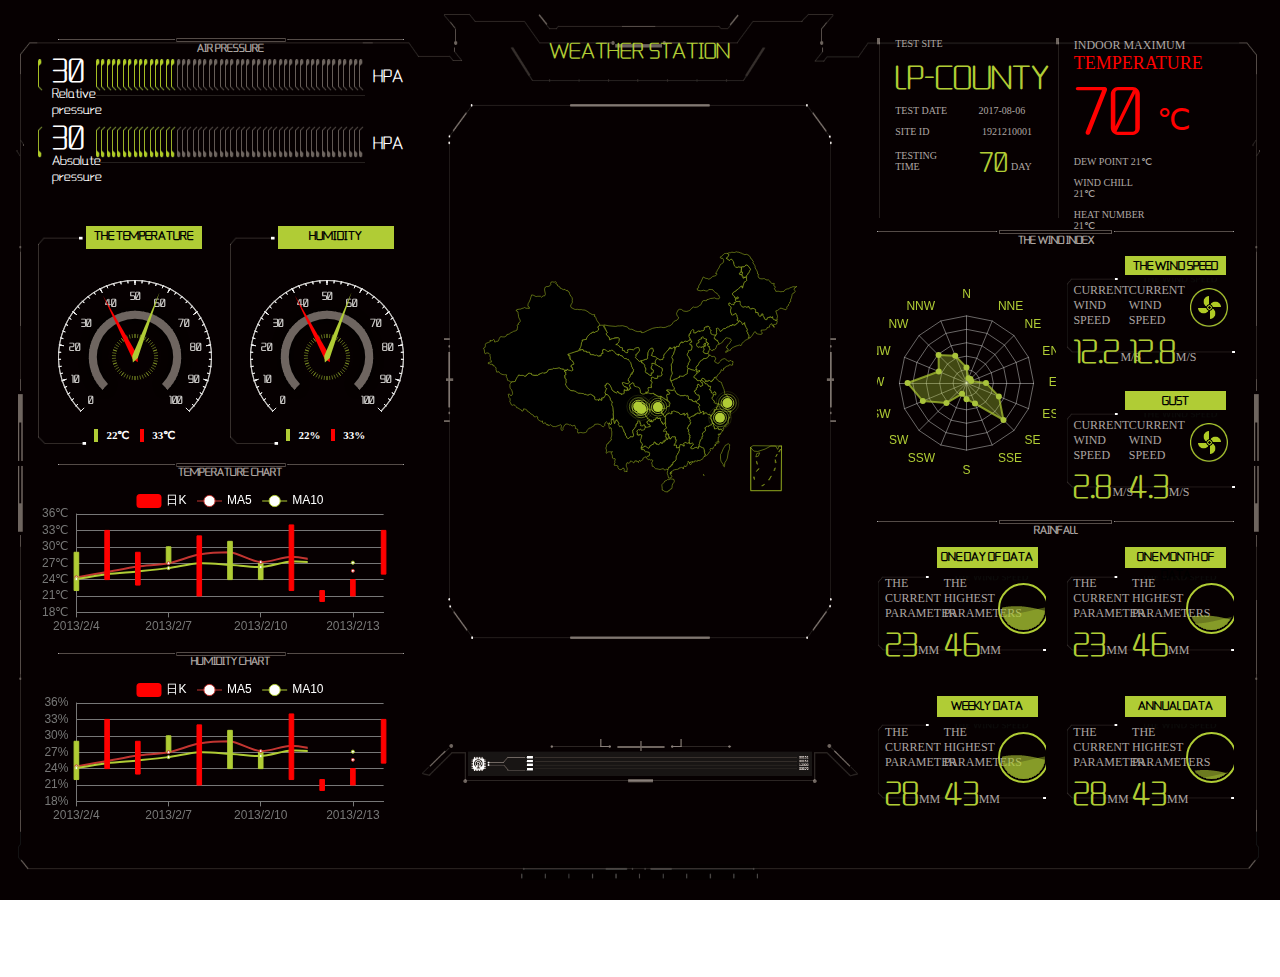
<file: HaotianCloud.H5daping/智慧气象/气象预报大数据平台/index.html>
<!DOCTYPE html>
<html>
<head lang="en">
    <meta charset="UTF-8">
    <title></title>
    <link href="css/index.css" rel="stylesheet" />

</head>
<body>
    <div class="content">
        <div class="left">
            <!--气压-->
            <div class="air">
                <div class="air-title title numfont">AIR PRESSURE</div>
                <div class="air-relative">
                    <div class="air-val">
                        <span class="air-icon"></span>
                        <div class="numfont">
                            <p class="hpa-rel"></p>
                            <p class="hpa-nam">Relative pressure</p>
                        </div>
                    </div>
                    <div class="gray">

                    </div>
                    <div class="light">

                    </div>
                    <div class="unit">HPA</div>
                </div>
                <div class="air-absolutely">
                    <div class="air-val">
                        <span class="air-icon"></span>
                        <div class="numfont">
                            <p class="hpa-abs"></p>
                            <p class="hpa-nam">Absolute pressure</p>
                        </div>
                    </div>
                    <div class="gray">

                    </div>
                    <div class="light">

                    </div>
                    <div class="unit">HPA</div>
                </div>
            </div>
            <!--气压 end-->
            <!--温度和湿度-->
            <div class="tem-hum">
                <div class="temperature">
                    <div class="tem-hum-title numfont">THE TEMPERATURE</div>
                    <div class="tem-hum-chart" id="temChart">

                    </div>
                    <div class="tem-val">
                        <span class="indoor">22℃</span>
                        <span class="outdoor">33℃</span>
                    </div>
                </div>
                <div class="humidity">
                    <div class="tem-hum-title numfont">HUMIDITY</div>
                    <div class="tem-hum-chart" id="humChart">

                    </div>
                    <div class="hum-val">
                        <span class="indoor">22%</span>
                        <span class="outdoor">33%</span>
                    </div>
                </div>
            </div>
            <!--温度和湿度 end-->
            <!--温度一周k线图-->
            <div class="temp-k">
                <div class="title numfont">TEMPERATURE CHART</div>
                <div id="tempKChart">

                </div>
            </div>
            <!--温度一周k线图 end-->

            <!--湿度一走k线图-->
            <div class="dity-k">
                <div class="title numfont">HUMIDITY CHART</div>
                <div id="dityKChart">

                </div>
            </div>
            <!--湿度一走k线图 end-->
        </div>

        <div class="middle">
            <div class="headTitle">WEATHER  STATION</div>
            <!--地图-->
            <div class="chinaMap" style="color: white;">
                <div class="circle0"></div>

                <div id="btn" style="display: none;">
                    <div style="position: relative;">
                        <div class="btn0"></div>
                        <div class="btn1"></div>
                        <div class="btn2"></div>
                    </div>
                </div>

                <div class="mapBox">
                    <div id="map">

                    </div>
                </div>
                <div class="circle1"></div>
            </div>
            <!--地图 end-->
            <!--动画-->
            <div class="lineRun">

            </div>
            <!--动画 end-->
        </div>

        <div class="right">
            <div class="information">
                <!--基本信息-->
                <div class="baseInfo">
                    <p class="infoTitle">TEST SITE</p>
                    <p class="area">LP-COUNTY</p>
                    <p class="infoTitle">
                        TEST DATE
                        <span class="date">2017-08-06</span>
                    </p>
                    <p class="infoTitle">
                        SITE ID
                        <span class="idNum">1921210001</span>
                    </p>
                    <p class="infoTitle">
                        <span class="infoTitle" style="display: inline-block;margin-right: 40px;">TESTING<br>TIME</span>
                        <span class="days">70</span>
                        <span class="infoTitle">DAY</span>
                    </p>

                </div>
                <!--基本信息 end-->
                <!--温度/露点/风寒/热指数-->
                <div class="temData">
                    <p class="infoTitle" style="margin-bottom: 0;font-size: 12px;">INDOOR MAXIMUM</p>
                    <p class="temTitle">TEMPERATURE</p>
                    <p class="indoorTem"><span class="temperatureN">70</span>℃</p>
                    <p class="infoTitle point">
                        DEW POINT
                        <span class="dewpoint">21℃</span>
                    </p>
                    <p class="infoTitle point">
                        WIND CHILL
                        <span class="windchill">21℃</span>
                    </p>
                    <p class="infoTitle point">
                        HEAT NUMBER
                        <span class="heatnumber">21℃</span>
                    </p>
                </div>
                <!--温度/露点/风寒/热指数 end-->
            </div>
            <!--风-->
            <div class="wind">
                <div class="air-title title numfont">THE WIND INDEX</div>
                <div id="windChart">

                </div>
                <div class="windData">
                    <div class="windSpeed">
                        <div class="windTitle numfont">THE WIND SPEED</div>
                        <div class="windBox">
                            <div style="width: 33%;margin-left: 4%;">
                                <p>CURRENT WIND SPEED</p>
                                <p><span class="currentSpeed" id="nowWind">23</span>M/S</p>
                            </div>
                            <div style="width: 33%;">
                                <p>CURRENT WIND SPEED</p>
                                <p><span class="highestSpeed" id="highWind">46</span>M/S</p>
                            </div>
                            <div style="width: 30%">
                                <div class="windWrap">
                                    <img src="img/wind1.png" class="windFan">
                                </div>
                            </div>
                        </div>
                    </div>
                    <div class="gust">
                        <div class="windTitle numfont">GUST</div>
                        <div class="windBox">
                            <div style="width: 33%;margin-left: 4%;">
                                <p>CURRENT WIND SPEED</p>
                                <p><span class="currentSpeed" id="nowGust">28</span>M/S</p>
                            </div>
                            <div style="width: 33%;">
                                <p>CURRENT WIND SPEED</p>
                                <p><span class="highestSpeed" id="highGust">43</span>M/S</p>
                            </div>
                            <div style="width: 30%">
                                <div class="windWrap">
                                    <img src="img/wind1.png" class="windFan">
                                </div>
                            </div>
                        </div>
                    </div>
                </div>
            </div>
            <!--风 end-->
            <!--降雨量-->
            <div class="rainfall">
                <div class="air-title title numfont">RAINFALL</div>
                <div class="windData">
                    <div class="windSpeed">
                        <div class="windTitle numfont">ONE DAY OF DATA</div>
                        <div class="windBox">
                            <div style="width: 33%;margin-left: 4%;">
                                <p>THE CURRENT PARAMETER</p>
                                <p><span class="currentSpeed" id="nowDay">23</span>MM</p>
                            </div>
                            <div style="width: 31%;margin-left: 2%">
                                <p>THE HIGHEST PARAMETERS</p>
                                <p><span class="highestSpeed" id="highDay">46</span>MM</p>
                            </div>
                            <div style="width: 30%">
                                <div class="rainWrap" style="margin: 10px auto;text-align: center;">
                                    <canvas id="rainfallOne" ></canvas>
                                </div>
                            </div>
                        </div>
                    </div>
                    <div class="gust">
                        <div class="windTitle numfont">WEEKLY DATA</div>
                        <div class="windBox">
                            <div style="width: 33%;margin-left: 4%;">
                                <p>THE CURRENT PARAMETER</p>
                                <p><span class="currentSpeed" id="nowWeek">28</span>MM</p>
                            </div>
                            <div style="width: 31%;margin-left: 2%">
                                <p>THE HIGHEST PARAMETERS</p>
                                <p><span class="highestSpeed" id="highWeek">43</span>MM</p>
                            </div>
                            <div style="width: 30%">
                                <div class="rainWrap" style="margin: 10px auto;text-align: center;">
                                    <canvas id="rainfallTwo"></canvas>
                                </div>
                            </div>
                        </div>
                    </div>
                </div>
                <div class="windData">
                    <div class="windSpeed">
                        <div class="windTitle numfont">ONE MONTH OF DATA</div>
                        <div class="windBox">
                            <div style="width: 33%;margin-left: 4%;">
                                <p>THE CURRENT PARAMETER</p>
                                <p><span class="currentSpeed" id="nowMonth">23</span>MM</p>
                            </div>
                            <div style="width: 31%;margin-left: 2%">
                                <p>THE HIGHEST PARAMETERS</p>
                                <p><span class="highestSpeed" id="highMonth">46</span>MM</p>
                            </div>
                            <div style="width: 30%">
                                <div class="rainWrap" style="margin: 10px auto;text-align: center;">
                                    <canvas id="rainfallThree"></canvas>
                                </div>
                            </div>
                        </div>
                    </div>
                    <div class="gust">
                        <div class="windTitle numfont">ANNUAL DATA</div>
                        <div class="windBox">
                            <div style="width: 33%;margin-left: 4%;">
                                <p>THE CURRENT PARAMETER</p>
                                <p><span class="currentSpeed" id="nowYear">28</span>MM</p>
                            </div>
                            <div style="width: 31%;margin-left: 2%">
                                <p>THE HIGHEST PARAMETERS</p>
                                <p><span class="highestSpeed" id="highYear">43</span>MM</p>
                            </div>
                            <div style="width: 30%">
                                <div class="rainWrap" style="margin: 10px auto;text-align: center;">
                                    <canvas id="rainfallFour"></canvas>
                                </div>
                            </div>
                        </div>
                    </div>
                </div>
            </div>
            <!--降雨量 end-->
        </div>
    </div>
    <script src="js/jquery-3.2.1.min.js"></script>
    <script src="js/echarts.js"></script>
    <script src="js/china.js"></script>
    <script src="js/render.js"></script>

    <script>
        $(function(){
            for(var i=0;i<50;i++){
                $('.air-relative').find('.gray').append('<span></span>');
                $('.air-absolutely').find('.gray').append('<span></span>')
            }
            var pressureValRel=0;//初始气压(相对)
            var pressureValNowRel=32;//当前气压（相对）
            function airPreRel(now,old,par){
                if(now>old){
                    par.find('.light').append('<span></span>');
                    pressureValRel++;
                }else if(now<old){
                    par.find('.light').children('span:last-child').remove();
                    pressureValRel--;
                }else{
                    clearInterval(pressureRunRel);
                    return
                }
                $('.hpa-rel').text(pressureValRel*2);
            }
            var pressureRunRel=setInterval(function(){
                airPreRel(pressureValNowRel,pressureValRel,$('.air-relative'));
            },50);

            var pressureValAbs=0;//初始气压(绝对)
            var pressureValNowAbs=21;//当前气压（绝对）
            function airPreAbs(now,old,par){
                if(now>old){
                    par.find('.light').append('<span></span>');
                    pressureValAbs++;
                }else if(now<old){
                    par.find('.light').children('span:last-child').remove();
                    pressureValAbs--;
                }else{
                    clearInterval(pressureRunAbs);
                    return
                }
                $('.hpa-abs').text(pressureValAbs*2);
            }
            var pressureRunAbs=setInterval(function(){
                airPreAbs(pressureValNowAbs,pressureValAbs,$('.air-absolutely'));
            },50);

            //温度和湿度
            var temChart=echarts.init(document.getElementById('temChart'));
            var humChart=echarts.init(document.getElementById('humChart'));
            var temOption={
                tooltip:{
                   formatter:'{a}<br/>当前：{c}℃'
                },
                series:[
                    //内圈
                    {
                        type:'gauge',
                        center : ['50%', '60%'],    // 默认全局居中
                        radius : '30%',
                        min:0,
                        max:10,
                        startAngle: 270,
                        endAngle: -89.99999,
                        splitNumber:10,
                        axisLine: {            // 仪表盘轴线
                            lineStyle: {       // 属性lineStyle控制线条样式
                                color: [[1, '#ff4500']],
                                width: 0,
                                shadowColor : '#fff', //默认透明
                                shadowBlur: 10
                            }
                        },
                        axisLabel: {            // 刻度标签
                            show:false
                        },
                        axisTick: {            // 刻度
                            length :4,        // 属性length控制线长
                            lineStyle: {       // 属性lineStyle控制线条样式
                                color: 'rgba(176,204,53,.5)'
                            }
                        },
                        splitLine: {           // 分隔线
                            show:false
                        },
                        pointer: {
                            width:0,
                            shadowColor : '#fff', //默认透明
                            shadowBlur: 5
                        },
                        detail : {
                            show : false
                        }
                    },
                    //中圈
                    {
                        name:'转速',
                        type:'gauge',
                        center : ['50%', '60%'],    // 默认全局居中
                        radius : '60%',
                        min:0,
                        max:10,
                        splitNumber:10,
                        axisLine: {            // 坐标轴线
                            lineStyle: {       // 属性lineStyle控制线条样式
                                color: [[1,'#6E6560' ]],
                                width: 8,
                                shadowBlur: 10
                            }
                        },
                        axisLabel: {            // 刻度
                            textStyle: {       // 属性lineStyle控制线条样式
                                fontWeight:'' ,
                                color: 'rgba(30,144,255,0)',
                                shadowColor : '#fff', //默认透明
                                shadowBlur: 10
                            }
                        },
                        axisTick: {            // 坐标轴小标记
                            length :2,        // 属性length控制线长
                            lineStyle: {       // 属性lineStyle控制线条样式
                                color: 'auto'
                                /*shadowColor : '#fff', //默认透明
                                 shadowBlur: 10*/
                            }
                        },
                        splitLine: {           // 分隔线
                            length :0,         // 属性length控制线长
                            lineStyle: {       // 属性lineStyle（详见lineStyle）控制线条样式
                                width:0,
                                color: '#fff',
                                shadowColor : '#fff', //默认透明
                                shadowBlur: 10
                            }
                        },
                        pointer: {
                            width:0,
                            shadowColor : '#fff', //默认透明
                            shadowBlur: 5
                        },
                        detail : {
                            show : false
                        }
                    },
                    //外圈室内
                    {
                        type:'gauge',
                        center : ['50%', '60%'],    // 默认全局居中
                        radius:'100%',
                        min:0,
                        max:100,
                        name:'室内',
                        axisLine: {            // 坐标轴线
                            lineStyle: {
                                color: [[1, '#C7C5C3']],// 属性lineStyle控制线条样式
                                width: 1
                            }
                        },
                        itemStyle:{
                            normal:{
                                color:'#FF0000'
                            }
                        },
                        axisTick:{
                            length:3
                        },
                        axisLabel: {            // 坐标轴小标记
                            textStyle: {       // 属性lineStyle控制线条样式
                                fontWeight: 'bolder',
                                fontSize : 10,
                                fontFamily:'numfont'
                            }
                        },
                        splitLine: {           // 分隔线
                            length : 5,         // 属性length控制线长
                            lineStyle: {       // 属性lineStyle（详见lineStyle）控制线条样式
                                width:1
                            }
                        },
                        pointer:{
                            width:3,
                            length:'90%'
                        },
                        detail : {
                            show : false
                        },
                        data:[{value: 40}]
                    },
                    //外圈室外
                    {
                        type:'gauge',
                        center : ['50%', '60%'],    // 默认全局居中
                        radius : '100%',
                        min:0,
                        max:100,
                        name:'室外',
                        axisTick:{
                            length:3
                        },
                        axisLine: {            // 坐标轴线
                            lineStyle: {
                                color: [[1, '#C7C5C3']],// 属性lineStyle控制线条样式
                                width: 1
                            }
                        },
                        pointer:{
                            width:3,
                            length:'90%'
                        },
                        itemStyle:{
                            normal:{
                                color:'#B0CC35'
                            }

                        },
                        axisLabel: {
                            textStyle: {
                                fontWeight: 'bolder',
                                fontSize : 16,
                                color: 'rgba(30,144,255,0)'
                            }
                        },
                        splitLine: {           // 分隔线
                            length : 5,         // 属性length控制线长
                            lineStyle: {       // 属性lineStyle（详见lineStyle）控制线条样式
                                width:1
                            }
                        },
                        detail : {
                            show : false
                        },
                        data:[{value: 58}],
                        title:{
                            show:false
                        }
                    }
                ]
            };
            var humOption={
                tooltip:{
                    formatter:'{a}<br/>当前：{c}%'
                },
                series : [
                    //内圈
                    {
                        type:'gauge',
                        center : ['50%', '60%'],    // 默认全局居中
                        radius : '30%',
                        min:0,
                        max:10,
                        startAngle: 270,
                        endAngle: -89.99999,
                        splitNumber:10,
                        axisLine: {            // 仪表盘轴线
                            lineStyle: {       // 属性lineStyle控制线条样式
                                color: [[1, '#ff4500']],
                                width: 0,
                                shadowColor : '#fff', //默认透明
                                shadowBlur: 10
                            }
                        },
                        axisLabel: {            // 刻度标签
                           show:false
                        },
                        axisTick: {            // 刻度
                            length :4,        // 属性length控制线长
                            lineStyle: {       // 属性lineStyle控制线条样式
                                color: 'rgba(176,204,53,.5)'
                            }
                        },
                        splitLine: {           // 分隔线
                           show:false
                        },
                        pointer: {
                            width:0,
                            shadowColor : '#fff', //默认透明
                            shadowBlur: 5
                        },
                        detail : {
                            show : false
                        }
                    },
                    //中圈
                    {
                        name:'转速',
                        type:'gauge',
                        center : ['50%', '60%'],    // 默认全局居中
                        radius : '60%',
                        min:0,
                        max:10,
                        splitNumber:10,
                        axisLine: {            // 坐标轴线
                            lineStyle: {       // 属性lineStyle控制线条样式
                                color: [[1,'#6E6560' ]],
                                width: 8,

                                shadowBlur: 10
                            }
                        },
                        axisLabel: {            // 刻度
                            textStyle: {       // 属性lineStyle控制线条样式
                                fontWeight:'' ,
                                color: 'rgba(30,144,255,0)',
                                shadowColor : '#fff', //默认透明
                                shadowBlur: 10
                            }
                        },
                        axisTick: {            // 坐标轴小标记
                            length :2,        // 属性length控制线长
                            lineStyle: {       // 属性lineStyle控制线条样式
                                color: 'auto'
                                /*shadowColor : '#fff', //默认透明
                                 shadowBlur: 10*/
                            }
                        },
                        splitLine: {           // 分隔线
                            length :0,         // 属性length控制线长
                            lineStyle: {       // 属性lineStyle（详见lineStyle）控制线条样式
                                width:0,
                                color: '#fff',
                                shadowColor : '#fff', //默认透明
                                shadowBlur: 10
                            }
                        },
                        pointer: {
                            width:0,
                            shadowColor : '#fff', //默认透明
                            shadowBlur: 5
                        },
                        detail : {
                            show : false
                        }
                    },
                    //外圈室内
                    {
                        type:'gauge',
                        center : ['50%', '60%'],    // 默认全局居中
                        radius:'100%',
                        min:0,
                        max:100,
                        name:'室内',
                        axisLine: {            // 坐标轴线
                            lineStyle: {
                                color: [[1, '#C7C5C3']],// 属性lineStyle控制线条样式
                                width: 1
                            }
                        },
                        itemStyle:{
                            normal:{
                                color:'#FF0000'
                            }
                        },
                        axisTick:{
                            length:3
                        },
                        axisLabel: {            // 坐标轴小标记
                            textStyle: {       // 属性lineStyle控制线条样式
                                fontWeight: 'bolder',
                                fontSize : 10,
                                fontFamily:'numfont'
                            }
                        },
                        splitLine: {           // 分隔线
                            length : 5,         // 属性length控制线长
                            lineStyle: {       // 属性lineStyle（详见lineStyle）控制线条样式
                                width:1
                            }
                        },
                        pointer:{
                            width:3,
                            length:'90%'
                        },
                        detail : {
                            show : false
                        },
                        data:[{value: 40}]
                    },
                    //外圈室外
                    {
                        type:'gauge',
                        center : ['50%', '60%'],    // 默认全局居中
                        radius : '100%',
                        min:0,
                        max:100,
                        name:'室外',
                        axisTick:{
                            length:3
                        },
                        axisLine: {            // 坐标轴线
                            lineStyle: {
                                color: [[1, '#C7C5C3']],// 属性lineStyle控制线条样式
                                width: 1
                            }
                        },
                        pointer:{
                            width:3,
                            length:'90%'
                        },
                        itemStyle:{
                            normal:{
                                color:'#B0CC35'
                            }

                        },
                        axisLabel: {
                            textStyle: {
                                fontWeight: 'bolder',
                                fontSize : 16,
                                color: 'rgba(30,144,255,0)'
                            }
                        },
                        splitLine: {           // 分隔线
                            length : 5,         // 属性length控制线长
                            lineStyle: {       // 属性lineStyle（详见lineStyle）控制线条样式
                                width:1
                            }
                        },
                        detail : {
                            show : false
                        },
                        data:[{value: 58}],
                        title:{
                            show:false
                        }
                    }

                ]
            };
            temChart.setOption(temOption);
            humChart.setOption(humOption);
            var temVal=[25,36];
            var humVal=[21,30];
            function temHum(tem,hum){
                temOption.series[2].data[0].value=tem[0];
                temOption.series[3].data[0].value=tem[1];
                temChart.setOption(temOption);
                $('.tem-val').find('.indoor').text(tem[0]+'℃');
                $('.tem-val').find('.outdoor').text(tem[1]+'℃');
                humOption.series[2].data[0].value=hum[0];
                humOption.series[3].data[0].value=hum[1];
                humChart.setOption(humOption);
                $('.hum-val').find('.indoor').text(hum[0]+"%");
                $('.hum-val').find('.outdoor').text(hum[1]+"%");
            }
            setInterval(function(){
                temVal[0]=Math.round(Math.random()*100);
                temVal[1]=Math.round(Math.random()*100);
                humVal[0]=Math.round(Math.random()*100);
                humVal[1]=Math.round(Math.random()*100);
                temHum(temVal,humVal);
            },1000);
            //温度k线值
            //温度数据：最低温度，最高温度
            var data = [
                ['2013/1/24', 23,28,23,28],
                ['2013/1/25', 21,24,21,24],
                ['2013/1/26', 28,24,28,24],
                ['2013/1/27', 21,24,21,24],
                ['2013/1/28', 27,21,27,21],
                ['2013/1/29', 20,23,20,23],
                ['2013/1/30', 22,27,22,27],
                ['2013/1/31', 23,28,23,28],
                ['2013/2/1', 22,24,22,24],
                ['2013/2/2', 26,24,26,24],
                ['2013/2/3', 21,24,21,24],
                ['2013/2/4', 29,22,29,22],
                ['2013/2/5', 24,33,24,33],
                ['2013/2/6', 23,29,27,29],
                ['2013/2/7', 30,27,30,27],
                ['2013/2/8', 21,32,21,32],
                ['2013/2/9', 31,24,31,24],
                ['2013/2/10', 27,24,27,24],
                ['2013/2/11', 22,34,22,34],
                ['2013/2/12', 20,22,20,22],
                ['2013/2/13', 21,24,21,24],
                ['2013/2/14', 25,33,25,33]
            ];
            //数据序列化
            function splitData(rawData) {
                var categoryData = [];
                var values = [];
                for (var i = 0; i < rawData.length; i++) {
                    categoryData.push(rawData[i].splice(0, 1)[0]);
                    values.push(rawData[i])
                }
                return {
                    categoryData: categoryData,
                    values: values
                };
            }
            var data0=splitData(data);

            function calculateMA(dayCount, data) {
                var result = [];
                for (var i = 0, len = data.length; i < len; i++) {
                    if (i < dayCount) {
                        result.push('-');
                        continue;
                    }
                    var sum = 0;
                    for (var j = 0; j < dayCount; j++) {
                        sum += data[i - j][1];
                    }
                    result.push((sum / dayCount).toFixed(2));
                }
                return result;
            }

            var dataMA5 = calculateMA(5, data0.values);
            var dataMA10 = calculateMA(10, data0.values);
            var dataMA20 = calculateMA(20, data0.values);

            var temKOption={
                tooltip:{//提示框组件
                    trigger: 'axis',//坐标轴触发
                    axisPointer: {
                        type: 'cross'
                    },
                    width:2
                },
                legend:{
                    data:['日K','MA5','MA10'],
                    top:0,
                    textStyle:{
                        color:'#fff'
                    }
                },

                xAxis: {
                    type: 'category',
                    data: data0.categoryData,
                    boundaryGap : false,
                    axisLine: { lineStyle: { color: '#777' } }
                },
                yAxis: {
                    scale: true,
                    splitNumber: 4,//坐标轴的分割段数
                    axisLine: { lineStyle: { color: '#777' } },
                    splitLine: {
                        show: true,
                        lineStyle:{
                            color:'#777'
                        }
                    },//坐标轴在 ((grid)) 区域中的分隔线。
                    axisTick: {
                        show: false
                    },//刻度
                    axisLabel: {//标签
                        formatter: '{value}℃'
                    }
                },
                dataZoom: [
                    {
                        type: 'inside',
                        start: 50,
                        end: 100
                    }
                ],
                grid: [{//直角坐标系内绘图网格
                    height:'60%',
                    top: 25
                }],
                series:[
                    {
                        type: 'candlestick',
                        name: '日K',
                        data: data0.values,
                        barWidth:'15%',
                        //barMinWidth:'10%',
                        itemStyle: {
                            normal: {
                                color: 'red',
                                color0: '#B0CC35',
                                borderColor: 'red',
                                borderColor0: '#B0CC35'
                            }
                        }
                    },
                    {
                        name: 'MA5',
                        type: 'line',
                        data: calculateMA(5,data0.values),
                        smooth: true
                    },
                    {
                        name: 'MA10',
                        type: 'line',
                        data: calculateMA(10,data0.values),
                        smooth: true,
                        itemStyle:{
                            normal:{
                                color:'#B0CC35'
                            }
                        }
                    }
                ]
            };
            //温度k线图
            var tempKChart=echarts.init(document.getElementById('tempKChart'));
            tempKChart.setOption(temKOption);
            //湿度K线图
            var dityKChart=echarts.init(document.getElementById('dityKChart'));
            var humKOption=temKOption;
            humKOption.yAxis.axisLabel.formatter='{value}%';
            dityKChart.setOption(humKOption);

            //地图
            var mapChart=echarts.init(document.getElementById('map'));
            var series=[];

            //获取数据
            var geoData=[
                {name:'成都',value:[103.9526,30.7617]},
                {name:'金华',value:[120.0037,29.1028]},
                {name:'上海',value:[121.4648,31.2891]},
                {name:'梁平',value:[107.8109,30.6810]},
                {name:'简阳',value:[104.5525,30.4179]}
            ];
            //配置气泡点
            geoData.forEach(function (item, i) {
                series.push(
                        {
                            //name: ' Top10',
                            type: 'effectScatter',//带有涟漪特效动画的散点（气泡）图
                            coordinateSystem: 'geo',//系列使用的坐标系,geo为地理坐标系
                            zlevel: 2,
                            rippleEffect: {//涟漪特效相关配置
                                brushType: 'stroke'//波纹的绘制方式，可选 'stroke' 和 'fill'。
                            },
                           /* label: {//标签相关配置
                                normal: {
                                    show: true,
                                    position: 'right',
                                    formatter: '{b}'//{a}、{b}、{c}，分别表示系列名，数据名，数据值
                                }
                            },*/
                            symbolSize: 10,
                            itemStyle: {
                                normal: {
                                    color: '#B0CC35'
                                }
                            },
                            data: [item],
                            tooltip:{
                                formatter:'{b}观测点'
                            }
                        }
                );
            });


            var option={

                tooltip:{
                    trigger:'item',
                    formatter: '{b}'
                },
                geo: {
                    map: 'china',
                    itemStyle:{
                        normal:{
                            areaColor:'rgba(0,0,0,1)',
                            borderColor:'rgb(176,203,37)'
                        },
                        emphasis:{
                            areaColor:'rgba(176,203,37,.8)'
                        }
                    },
                    selectedMode:'single',
                    roam: true,
                    silent: false,
                    label: {
                        emphasis: {
                            show: true,
                            textStyle:{
                                color:'#B0CC35'
                            }
                        }

                    }
                },
                series:series
            };

            mapChart.setOption(option);



            //var mychartdata= echarts.getMap();

            var btn=$('#btn');
            var areaData=[
                {name: '北京', selected:false,jsonname:'beijing'},
                {name: '天津', selected:false,jsonname:'tianjin'},
                {name: '上海', selected:false,jsonname:'shanghai'},
                {name: '重庆', selected:false,jsonname:'chongqing'},
                {name: '河北', selected:false,jsonname:'hebei'},
                {name: '河南', selected:false,jsonname:'henan'},
                {name: '云南', selected:false,jsonname:'yunnan'},
                {name: '辽宁', selected:false,jsonname:'liaoning'},
                {name: '黑龙江', selected:false,jsonname:'heilongjiang'},
                {name: '湖南', selected:false,jsonname:'hunan'},
                {name: '安徽', selected:false,jsonname:'anhui'},
                {name: '山东', selected:false,jsonname:'shandong'},
                {name: '新疆', selected:false,jsonname:'xinjiang'},
                {name: '江苏', selected:false,jsonname:'jiangsu'},
                {name: '浙江', selected:false,jsonname:'zhejiang'},
                {name: '江西', selected:false,jsonname:'jiangxi'},
                {name: '湖北', selected:false,jsonname:'hubei'},
                {name: '广西', selected:false,jsonname:'guangxi'},
                {name: '甘肃', selected:false,jsonname:'gansu'},
                {name: '山西', selected:false,jsonname:'shanxi'},
                {name: '内蒙古', selected:false,jsonname:'neimenggu'},
                {name: '陕西', selected:false,jsonname:'shanxi'},
                {name: '吉林', selected:false,jsonname:'jilin'},
                {name: '福建', selected:false,jsonname:'fujian'},
                {name: '贵州', selected:false,jsonname:'guizhou'},
                {name: '广东', selected:false,jsonname:'guangdong'},
                {name: '青海', selected:false,jsonname:'qinghai'},
                {name: '西藏', selected:false,jsonname:'xizang'},
                {name: '四川', selected:false,jsonname:'sichuan'},
                {name: '宁夏', selected:false,jsonname:'ningxia'},
                {name: '海南', selected:false,jsonname:'hainan'},
                {name: '台湾', selected:false,jsonname:'taiwan'},
                {name: '香港', selected:false,jsonname:'xianggang'},
                {name: '澳门', selected:false,jsonname:'aomen'},
                {name: '成都市', selected:false,jsonname:'chengdu'}
            ];

            mapChart.on('geoselectchanged',function(param){
                var areaName=param.batch[0].name;
                for(var i=0;i<areaData.length;i++){
                    if(areaName == areaData[i].name){
                        btn.show();
                        var jsonName=areaData[i].jsonname;
                        $.getJSON('geojson/'+jsonName+'.json', function (data) {
                            mapChart.clear();
                            mapChart.setOption(option);
                            echarts.registerMap(jsonName, data);
                            option.geo.map=jsonName;
                            mapChart.setOption(option);
                        });


                    }
                }

            });
            document.getElementById('btn').onclick=function(){
                btn.hide();
                mapChart.clear();
                mapChart.setOption(option);
                option.geo.map='china';
                mapChart.setOption(option);
            };

            //风向图
            var windOption={
                tooltip:{},
                radar:{
                    indicator:[
                        {name:'N',max:12},
                        {name:'NNW',max:12},
                        {name:'NW',max:12},
                        {name:'WNW',max:12},
                        {name:'W',max:12},
                        {name:'WSW',max:12},
                        {name:'SW',max:12},
                        {name:'SSW',max:12},
                        {name:'S',max:12},
                        {name:'SSE',max:12},
                        {name:'SE',max:12},
                        {name:'ESE',max:12},
                        {name:'E',max:12},
                        {name:'ENE',max:12},
                        {name:'NE',max:12},
                        {name:'NNE',max:12}
                    ],
                    name:{
                      textStyle:{
                          color:'rgba(176,204,53,1)'
                      }
                    },
                    axisLine: {
                        lineStyle: {
                            color: 'rgba(255, 255, 255, 0.4)'
                        }
                    },
                    splitLine: {
                        lineStyle: {
                            color: 'rgba(255, 255, 255, 0.4)'
                        }
                    },
                    splitArea:{
                        areaStyle:{
                            color:'rgba(255,255,255,0)'
                        }
                    }
                },
                series:[{
                    type:'radar',
                    data:[
                        {
                            value:[2.8,5.3,7.1,5.4,10.6,8.5,5.1,2.1,2.9,4.0,9.4,6.3,3.5,0.9,1,0.9],
                            name:'2016'
                        }
                    ],
                    areaStyle:{
                        normal:{
                            color:'rgba(176,204,53,.5)'
                        }
                    },
                    lineStyle:{
                        normal:{
                            color:'rgba(176,204,53,.7)'

                        }
                    },
                    symbol:'circle',
                    symbolSize:6,
                    itemStyle:{
                        normal:{
                            color:'#A9C33B'
                        }
                    }
                }]
            };
            var windChart=echarts.init(document.getElementById('windChart'));
            windChart.setOption(windOption);

            //风速与阵风数据
            var speed={
                wind:[12.2,12.8],
                gust:[2.8,4.3]
            };
            function getData(){
                $('#nowWind').text(speed.wind[0]);
                $('#highWind').text(speed.wind[1]);
                var windSpeed=(50-speed.wind[0])*10;
                $('.windSpeed .windFan').css('animation-duration', windSpeed+'ms');
                $('#nowGust').text(speed.gust[0]);
                $('#highGust').text(speed.gust[1]);
                var gustSpeed=(50-speed.gust[0])*10;
                $('.gust .windFan').css('animation-duration', gustSpeed+'ms');
            }
            getData();

            //降雨量
            function creatBall(ele,data){
                new WaterPolo(ele,{
                    cW:55,
                    cH:55,
                    baseY:data
                })
            }
            creatBall('rainfallOne',80);
            creatBall('rainfallTwo',60);
            creatBall('rainfallThree',30);
            creatBall('rainfallFour',20);




        });


    </script>
</body>
</html>
</file>
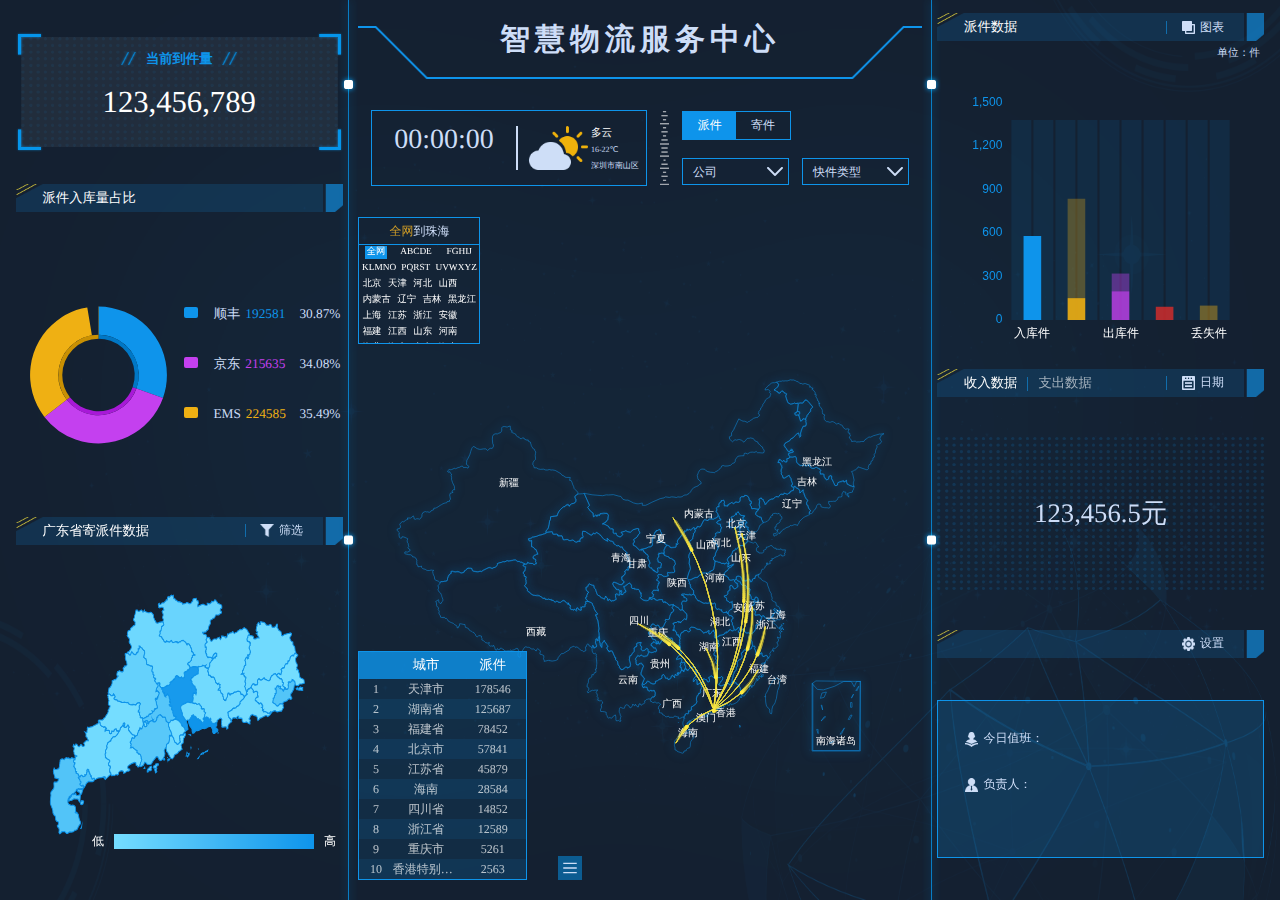
<file: HaotianCloud.H5daping/智慧物流/智慧物流/index.html>
<!DOCTYPE html>
<html lang="en">

<head>
    <meta charset="UTF-8">
    <meta http-equiv="X-UA-Compatible" content="IE=edge,chrome=1">
    <meta name="renderer" content="webkit">
    <meta name="viewport" content="width=device-width,initial-scale=1.0,user-scalable=no">

    <script type="text/javascript" src="js/rem.js"></script>
    <link rel="stylesheet" href="css/style.css">
    <title>智慧物流服务中心-首页</title>
</head>

<body style="visibility: hidden;">
    <div class="container-flex" tabindex="0" hidefocus="true">
        <div class="box-left">
            <div class="left-top">
                <div class="current-num">
                    <div>当前到件量</div>
                    <p>123,456,789</p>
                </div>
            </div>
            <div class="left-center">
                <div class="title-box">
                    <h6>派件入库量占比</h6>
                </div>
                <div class="chart-box pie-chart">
                    <div id="pie"></div>
                    <div>
                        <div class="pie-data">

                        </div>
                    </div>
                </div>
            </div>
            <div class="left-bottom" class="select">
                <div class="title-box">
                    <h6>广东省寄派件数据</h6>
                    <img class="line-img" src="images/line-blue.png" alt="">
                    <button id="filBtn"><img src="images/select_icon.png" alt="">筛选</button>
                </div>
                <div class="chart-box">
                    <div class="filter-con" id="filCon" data-type="1">
                        <div class="select" tabindex="0" hidefocus="true">
                            <div class="select-div">
                                派件
                            </div>
                            <ul class="select-ul">
                                <li class="active" data-value="1">派件</li>
                                <li data-value="2">寄件</li>
                            </ul>
                        </div>
                        <div class="select" tabindex="0" hidefocus="true">
                            <div class="select-div">
                                公司
                            </div>
                            <ul class="select-ul company">
                                <li class="active" data-value="">公司</li>
                                <li data-value="1">顺丰</li>
                                <li data-value="2">京东</li>
                                <li data-value="2">EMS</li>
                            </ul>
                        </div>
                        <div class="select" tabindex="0" hidefocus="true">
                            <div class="select-div">
                                快件类型
                            </div>
                            <ul class="select-ul">
                                <li class="active" data-value="">快件类型</li>
                                <li data-value="0">文件</li>
                                <li data-value="1">物品</li>
                            </ul>
                        </div>
                    </div>
                    <div id="gdMap" class="gd-map"></div>
                </div>
            </div>
        </div>
        <div class="box-center">
            <div class="center-top">
                <h1>智慧物流服务中心</h1>
            </div>
            <div class="center-center">
                <div class="weather-box">
                    <div class="data">
                        <p class="time" id="time">00:00:00</p>
                        <p id="date"></p>
                    </div>
                    <div class="weather">
                        <img id="weatherImg" src="images/weather/weather_img01.png" alt="">
                        <div id="weather">
                            <p class="active">多云</p>
                            <p>16-22℃</p>
                            <p>深圳市南山区</p>
                        </div>
                    </div>
                </div>
                <img src="images/line_bg.png" alt="">
                <div class="select-box">
                    <ul id="barType">
                        <li class="active" data-value="1">派件</li>
                        <li data-value="2">寄件</li>
                    </ul>
                    <div data-type="2">
                        <div class="select" tabindex="0" hidefocus="true">
                            <div class="select-div">
                                公司
                            </div>
                            <ul class="select-ul company">
                                <li class="active" data-value="">公司</li>
                                <li data-value="1">顺丰</li>
                                <li data-value="2">京东</li>
                                <li data-value="2">EMS</li>
                            </ul>
                        </div>
                        <div class="select" tabindex="0" hidefocus="true">
                            <div class="select-div">
                                快件类型
                            </div>
                            <ul class="select-ul">
                                <li class="active" data-value="">快件类型</li>
                                <li data-value="0">文件</li>
                                <li data-value="1">物品</li>
                            </ul>
                        </div>
                    </div>
                </div>
            </div>
            <div class="center-bottom">
                <div class="chart-box">
                    <div id="chart4" style="width:100%;height:95%;"></div>
                </div>
                <div class="city-data">
                    <div class="city-box">
                        <p id="titleQ"><span>全网</span>到珠海</p>
                        <ul class="city-btn" data-city="1">
                            <li class="active">全网</li>
                            <li>ABCDE</li>
                            <li>FGHIJ</li>
                            <li>KLMNO</li>
                            <li>PQRST</li>
                            <li>UVWXYZ</li>
                        </ul>
                        <ul class="city-div" id="city">

                        </ul>
                    </div>
                    <ul class="ranking-box">
                        <li><span></span>
                            <p>城市</p>
                            <p>派件</p>
                        </li>
                        <!--                        <li><span>1</span><p>上海</p><p>1sss25(万件)</p></li>-->
                    </ul>
                    <div class="enlarge-box">
                        <button class="enlarge-btn" id="fangda"></button>
                        <ul class="modal-btn">
                            <li>
                                <div></div>1</li>
                            <li>
                                <div></div>2</li>
                            <li>
                                <div></div>3</li>
                            <li>
                                <div></div>4</li>
                            <li>
                                <div></div>5</li>
                            <li>
                                <div></div>6</li>
                        </ul>
                    </div>
                </div>
            </div>

        </div>
        <div class="box-right">
            <div class="right-top">
                <div class="title-box">
                    <h6 id="barTitle">派件数据</h6>
                    <img class="line-img" src="images/line-blue.png" alt="">
                    <button data-state=1 id="tabBtn"><img src="images/chart_icon.png" alt=""><span>图表</span></button>
                </div>
                <p class="unit">单位：件</p>
                <div class="chart-box">
                    <div id="chart3" style="width:100%;height:100%;"></div>
                </div>
                <div class="data-box" style="display:none;">
                    <table class="table1">
                        <tr>
                            <td>入库件</td>
                            <td colspan="3" class="table-data dph-data1">0</td>
                        </tr>
                        <tr class="bg-color">
                            <td rowspan="2">在库件</td>
                            <td rowspan="2" class="table-data dph-data2">0</td>
                            <td>正常件</td>
                            <td class="table-data dph-data3">0</td>
                        </tr>
                        <tr class="bg-color">
                            <td>滞留件</td>
                            <td class="table-data dph-data5">0</td>
                        </tr>
                        <tr>
                            <td rowspan="2">出库件</td>
                            <td rowspan="2" class="dph-data6">0</td>
                            <td>派送件</td>
                            <td class="table-data dph-data7">0</td>
                        </tr>
                        <tr>
                            <td>自提件</td>
                            <td class="table-data dph-data8">0</td>
                        </tr>
                        <tr class="bg-color">
                            <td>退签件</td>
                            <td colspan="3" class="table-data dph-data9">0</td>
                        </tr>
                        <tr>
                            <td>丢失件</td>
                            <td colspan="3" class="table-data dph-data4">0</td>
                        </tr>
                    </table>
                    <table class="table1" style="display:none;">
                        <tr>
                            <td>入库件</td>
                            <td colspan="3" class="table-data mail-data1">1</td>
                        </tr>
                        <tr class="bg-color">
                            <td rowspan="2">在库件</td>
                            <td rowspan="2" class="table-data mail-data2">1</td>
                            <td>正常件</td>
                            <td class="table-data mail-data7">1</td>
                        </tr>
                        <tr class="bg-color">
                            <td>滞留件</td>
                            <td class="table-data mail-data4">1</td>
                        </tr>

                        <tr>
                            <td>出库件</td>
                            <td colspan="3" class="mail-data6">1</td>
                        </tr>
                        <tr class="bg-color">
                            <td>丢失件</td>
                            <td colspan="3" class="mail-data3">1</td>
                        </tr>
                        <tr>
                            <td>撤销件</td>
                            <td colspan="3" class="table-data mail-data5">1</td>
                        </tr>
                    </table>
                </div>
            </div>
            <div class="right-center">
                <div class="title-box">
                    <p id="switchBtn"><span class="active" data-dataType="income">收入数据</span><img class="line-img" src="images/line-blue.png" alt=""><span data-dataType="expend">支出数据</span></p>
                    <img class="line-img" src="images/line-blue.png" alt="">
                    <button id="dateBtn"><img src="images/data_icon.png" alt="">日期</button>
                </div>
                <div class="data-box">
                    <p class="data-number" id="totalProfit">123,456.5元</p>
                    <div class="time-box" id="timeBox">
                        <div class="time-div">
                            <input class="time-input" type="text" value="" id="startTime">
                            <img src="images/selsct_time.png" alt="">
                        </div>
                        <div class="time-div end">
                            <input class="time-input" type="text" value="" id="endTime">
                            <img src="images/selsct_time.png" alt="">
                        </div>
                    </div>
                </div>
            </div>
            <div class="right-bottom">
                <div class="title-box">
                    <button id="setBtn"><img src="images/settings_icon.png" alt="">设置</button>
                </div>
                <div class="data-box">
                    <div class="settings-box">
                        <p><img src="images/teacher_icon.png" alt="">今日值班：<span id="name_a"></span><span id="date_a"></span></p>
                        <p><img src="images/people_iocn.png" alt="">负责人：<span id="lea_a"></span></p>
                    </div>
                </div>
            </div>
        </div>
    </div>
    <div class="container">
        <div class="pop-up">
            <span class="close-pop"></span>
            <h2 class="title">当前到件量</h2>
            <div class="pop-data-box">
                <p>123,456,789</p>
            </div>
        </div>

        <div class="pop-up">
            <span class="close-pop"></span>
            <h2 class="title">派件入库量占比</h2>
            <div class="chart-box pie-chart">
                <div id="pie1"></div>
                <div>
                    <div class="pie-data">
                    </div>
                </div>
            </div>
        </div>

        <div class="pop-up">
            <span class="close-pop"></span>
            <h2 class="title">广东省寄派件数据 </h2>
            <div class="filter-con pop-filter" style="display:flex" data-type="3">
                <div class="select" tabindex="0" hidefocus="true">
                    <div class="select-div">
                        派件
                    </div>
                    <ul class="select-ul">
                        <li class="active" data-value="1">派件</li>
                        <li data-value="2">寄件</li>
                    </ul>
                </div>
                <div class="select" tabindex="0" hidefocus="true">
                    <div class="select-div">
                        公司
                    </div>
                    <ul class="select-ul company">
                        <li class="active" data-value="">公司</li>
                        <li data-value="1">顺丰</li>
                        <li data-value="2">京东</li>
                        <li data-value="2">EMS</li>
                    </ul>
                </div>
                <div class="select" tabindex="0" hidefocus="true">
                    <div class="select-div">
                        快件类型
                    </div>
                    <ul class="select-ul">
                        <li class="active" data-value="">快件类型</li>
                        <li data-value="0">文件</li>
                        <li data-value="1">物品</li>
                    </ul>
                </div>
            </div>
            <div class="chart-box pop-chart">
                <div id="gdMaps" class="gd-map"></div>
            </div>
        </div>

        <div class="pop-up">
            <span class="close-pop"></span>
            <div class="filter-con pop-filters" style="display:flex" data-type="4">
                <div class="select-pop" tabindex="0" hidefocus="true">
                    <ul id="barTypes">
                        <li class="active" data-value="1">派件</li>
                        <li data-value="2">寄件</li>
                    </ul>
                </div>
                <div class="select" tabindex="0" hidefocus="true">
                    <div class="select-div">
                        公司
                    </div>
                    <ul class="select-ul company">
                        <li class="active" data-value="">公司</li>
                        <li data-value="1">顺丰</li>
                        <li data-value="2">京东</li>
                        <li data-value="2">EMS</li>
                    </ul>
                </div>
                <div class="select" tabindex="0" hidefocus="true">
                    <div class="select-div">
                        快件类型
                    </div>
                    <ul class="select-ul">
                        <li class="active" data-value="">快件类型</li>
                        <li data-value="0">文件</li>
                        <li data-value="1">物品</li>
                    </ul>
                </div>
            </div>
            <div class="cont-div">
                <div class="chart-box pop-charts">
                    <div id="chart4s" style="width:100%;height:95%;"></div>
                </div>
            </div>
            <div class="cont-div">
                <h2 class="title" id="barTitles">派件数据</h2>
                <button class="btn-class" data-state=1 id="tabBtns"><img src="images/chart_icon.png" alt=""><span>图表</span></button>
                <div class="chart-box pop-chart">
                    <div id="chart3s" style="width:100%;height:90%;"></div>
                </div>
                <div class="data-box" style="top:25%;width:8.6rem;display:none;">
                    <table class="table2">
                        <tr>
                            <td>入库件</td>
                            <td colspan="3" class="table-data dph-data1">0</td>
                        </tr>
                        <tr class="bg-color">
                            <td rowspan="2">在库件</td>
                            <td rowspan="2" class="table-data dph-data2">0</td>
                            <td>正常件</td>
                            <td class="table-data dph-data3">0</td>
                        </tr>
                        <tr class="bg-color">
                            <td>滞留件</td>
                            <td class="table-data dph-data5">0</td>
                        </tr>
                        <tr>
                            <td rowspan="2">出库件</td>
                            <td rowspan="2" class="dph-data6">0</td>
                            <td>派送件</td>
                            <td class="table-data dph-data7">0</td>
                        </tr>
                        <tr>
                            <td>自提件</td>
                            <td class="table-data dph-data8">0</td>
                        </tr>
                        <tr class="bg-color">
                            <td>退签件</td>
                            <td colspan="3" class="table-data dph-data9">0</td>
                        </tr>
                        <tr>
                            <td>丢失件</td>
                            <td colspan="3" class="table-data dph-data4">0</td>
                        </tr>
                    </table>
                    <table class="table2" style="display:none;">
                        <tr>
                            <td>入库件</td>
                            <td colspan="3" class="table-data mail-data1">0</td>
                        </tr>
                        <tr class="bg-color">
                            <td rowspan="2">在库件</td>
                            <td rowspan="2" class="table-data mail-data2">0</td>
                            <td>正常件</td>
                            <td class="table-data mail-data7">0</td>
                        </tr>
                        <tr class="bg-color">
                            <td>滞留件</td>
                            <td class="table-data mail-data4">0</td>
                        </tr>

                        <tr>
                            <td>出库件</td>
                            <td colspan="3" class="mail-data6">0</td>
                        </tr>
                        <tr class="bg-color">
                            <td>丢失件</td>
                            <td colspan="3" class="mail-data3">0</td>
                        </tr>
                        <tr>
                            <td>撤销件</td>
                            <td colspan="3" class="table-data mail-data5">0</td>
                        </tr>
                    </table>
                </div>
            </div>
            <div class="cont-div">
                <h2 class="title" id="titles"></h2>
                <button class="btn-class" id="dateBtns"><img src="images/data_icon.png" alt="">日期</button>
                <div class="data-box  pop-time">
                    <div class="time-box" id="timeBoxs">
                        <div class="time-div">
                            <input class="time-input" type="text" value="" id="startTimes">
                            <img src="images/selsct_time.png" alt="">
                        </div>
                        <div class="time-div end">
                            <input class="time-input" type="text" value="" id="endTimes">
                            <img src="images/selsct_time.png" alt="">
                        </div>
                    </div>
                </div>
                <div class="pop-data-box" id="totalProfits">
                    <p></p>
                </div>
            </div>
            <div class="pop-data">
                <div class="city-data">
                    <div class="city-box">
                        <p id="titleQs"><span>全网</span>到珠海</p>
                        <ul class="city-btn" data-city="2">
                            <li class="active">全网</li>
                            <li>ABCDE</li>
                            <li>FGHIJ</li>
                            <li>KLMNO</li>
                            <li>PQRST</li>
                            <li>UVWXYZ</li>
                        </ul>
                        <ul class="city-div" id="citys">

                        </ul>
                    </div>
                    <ul class="ranking-box">
                        <li><span></span>
                            <p>城市</p>
                            <p>派件</p>
                        </li>
                        <!--                        <li><span>1</span><p>上海</p><p>1sss25(万件)</p></li>-->
                    </ul>

                </div>
            </div>
        </div>
        <div class="pop-up">
            <span class="close-pop"></span>
            <h2 class="title">设置</h2>
            <div class="set-div">
                <div class="set-box">
                    <label class="four-f" for="">排班日期</label>
                    <div class="time-div">
                        <input class="time-input" type="text" value="" id="times">
                        <img src="images/selsct_time.png" alt="">
                    </div>
                </div>
                <div class="set-box">
                    <label for="">值班人</label>
                    <input type="text" value="">
                    <button class="plus" id="addT"></button>
                    <button class="mineus" id="mineusT" style="display:none;"></button>
                </div>
                <div class="set-box">
                    <label for="">负责人</label>
                    <input type="text" value="">
                    <button class="plus" id="addL"></button>
                    <button class="mineus" id="mineusL" style="display:none;"></button>
                    <button class="add-btn" id="addSet"><img src="images/plus.png" alt="">添加</button>
                </div>
                <table class="table3">
                    <thead>
                        <tr>
                            <th>值班人</th>
                            <th>排班日期</th>
                            <th>负责人</th>
                            <th>操作</th>
                        </tr>
                    </thead>
                    <tbody id="tList">
<!--
                        <tr>
                            <td colspan="4">
                                <p style="width:9.6rem;">暂无数据</p>
                            </td>
                        </tr>
-->
                   <tr>
                       <td>1</td>
                       <td>1</td>
                       <td>1</td>
                       <td>1</td>
                   </tr>
                   <tr>
                       <td>1</td>
                       <td>1</td>
                       <td>1</td>
                       <td>1</td>
                   </tr>
                   <tr>
                       <td>1</td>
                       <td>1</td>
                       <td>1</td>
                       <td>1</td>
                   </tr>
                   <tr>
                       <td>1</td>
                       <td>1</td>
                       <td>1</td>
                       <td>1</td>
                   </tr>
                   <tr>
                       <td>1</td>
                       <td>1</td>
                       <td>1</td>
                       <td>1</td>
                   </tr>
                   <tr>
                       <td>1</td>
                       <td>1</td>
                       <td>1</td>
                       <td>1</td>
                   </tr>
                   <tr>
                       <td>1</td>
                       <td>1</td>
                       <td>1</td>
                       <td>1</td>
                   </tr>
                    </tbody>
                </table>
                <div class="pages-div" class="mineus">
                    <button class="prev"></button>
                    <p id="page"><span>0</span>/<span>0</span></p>
                    <button class="next"></button>
                    <input type="number">
                    <button class="skip">跳转</button>
                </div>
            </div>
            <div class="tishi">日期已存在!</div>
            <div class="edit-div" style="display:none;">
                <h4>编辑</h4>
                <span class="close-edit"></span>
                <div class="set-box">
                    <label for="">值班人</label>
                    <input class="input-edit" id="editT" type="text" value="">
                </div>
                <div class="set-box">
                    <label for="">负责人</label>
                    <input class="input-edit" id="editL" type="text" value="">
                </div>
                <div class="set-box edit-box">
                    <button id="qxEdit">取消</button>
                    <button id="qdEdit">确定</button>
                </div>
            </div>
        </div>
    </div>
</body>
<script type="text/javascript" src="js/jquery-3.3.1.min.js"></script>
<script type="text/javascript" src="js/layer/layer.min.js"></script>
<script type="text/javascript" src="js/layer/laydate/laydate.js"></script>
<script type="text/javascript" src="js/echarts.min.js"></script>
<script type="text/javascript" src="js/china.js"></script>
<script type="text/javascript" src="js/data/guangdong.js"></script>
<script type="text/javascript" src="js/base.js"></script>
<script type="text/javascript">
    $('document').ready(function () {
        $("body").css('visibility', 'visible');
        var localData = [$('#teacher').val(), $('#start').val() + '/' + $('#end').val(), $('#leader').val()]
        localStorage.setItem("data", localData);
        $('#conBtn').on('click', function () {
            localData = [$('#teacher').val(), $('#start').val() + '/' + $('#end').val(), $('#leader').val()]
            if (typeof (Storage) !== "undefined") {
                localStorage.setItem("data", localData);
                var arr = localStorage.getItem("data").split(',');
                $('#name_a').html(arr[0]);
                $('#date_a').html(arr[1]);
                $('#lea_a').html(arr[2]);
            }
        })
        $('#fangda').on('click', function () {
            if ($(this).siblings('ul').is(":hidden")) {
                $(this).addClass('active').siblings('ul').show();
            } else {
                $(this).removeClass('active').siblings('ul').hide();
            }
        })

        $('.modal-btn>li').on('click', function () {
            var index = $(this).index();
            if (index <= 2) {
                $('.container').attr('style', 'visibility: visible').find('.pop-up').eq(index).attr('style', 'visibility: visible').siblings().attr('style', 'visibility: hidden');
            } else if (index > 2 && index < 5) {
                $('.container').attr('style', 'visibility: visible').find('.pop-up').eq(3).attr('style', 'visibility: visible').siblings().attr('style', 'visibility: hidden');
                if (index != 3) {
                    $('.pop-data .ranking-box').hide();
                } else {
                    $('.pop-data .ranking-box').show();
                }
                $('.cont-div').eq(index - 3).attr('style', 'visibility: visible').siblings('.cont-div').attr('style', 'visibility: hidden');
            } else if (index == 5) {
                $('.container').attr('style', 'visibility: visible').find('.pop-up').eq(3).attr('style', 'visibility: visible').siblings().attr('style', 'visibility: hidden');
                $('.pop-data .ranking-box').hide();
                if ($('#switchBtn').find('.active').data('datatype') == "income") {
                    $('#titles').html('收入数据');
                    $('#totalProfits').html('123,456.5元');
                    $('.cont-div').eq(2).attr('style', 'visibility: visible').siblings('.cont-div').attr('style', 'visibility: hidden');
                } else if ($('#switchBtn').find('.active').data('datatype') == 'expend') {
                    $('#titles').html('支出数据');
                    $('#totalProfits').html('32,111.4元');
                    $('.cont-div').eq(2).attr('style', 'visibility: visible').siblings('div').attr('style', 'visibility: hidden');
                }
            }
        })
    })
</script>



</html>
</file>
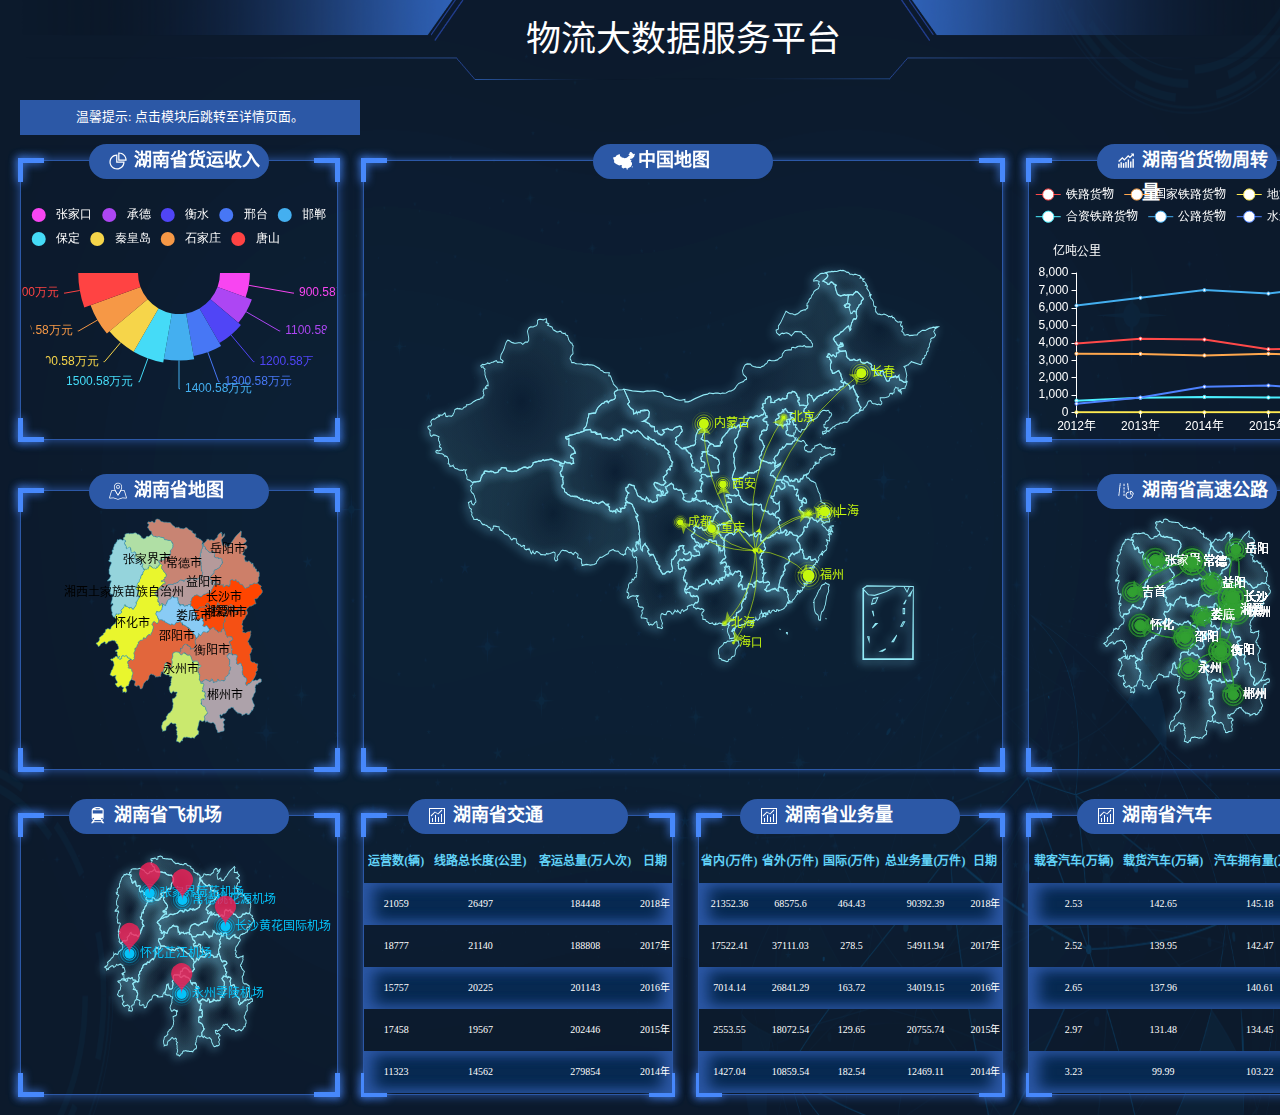
<file: HaotianCloud.H5daping/智慧物流/物流大数据服务平台/index.html>
<!DOCTYPE html>
<html lang="zh-CN">
<head>
    <meta charset="utf-8">
    <meta http-equiv="X-UA-Compatible" content="IE=edge">
    <meta name="viewport" content="width=device-width, initial-scale=1">
    <title>物流大数据平台</title>
    <link href="css/bootstrap.css" rel="stylesheet">
    <link rel="stylesheet" href="css/base.css">
    <link rel="stylesheet" href="css/index.css">

    <style>
        .t_title{
            width: 100%;
            height: 100%;
            text-align: center;
            font-size: 2.5em;
            line-height: 80px;
            color: #fff;
        }
        #chart_map{
            cursor: pointer;
        }
        .t_show{
            position: absolute;
            top: 0;
            right: 0;
            border-radius: 2px;
            background: #2C58A6;
            padding: 2px 5px;
            color: #fff;
            cursor: pointer;
        }
    </style>
</head>
<body>

<!--header-->
<div class="header">
    <div class="bg_header">
        <div class="header_nav fl t_title">
            物流大数据服务平台
        </div> 
    </div>
</div>

<!--main-->
<div class="data_content">
    <div class="data_time">
        温馨提示: 点击模块后跳转至详情页面。        
    </div>

    <div class="data_main">
        <div class="main_left fl">
            <div class="left_1 t_btn6" style="cursor: pointer;">
                <!--左上边框-->
                <div class="t_line_box">
                    <i class="t_l_line"></i> 
                    <i class="l_t_line"></i> 
                </div> 
                <!--右上边框-->
                <div class="t_line_box">
                    <i class="t_r_line"></i> 
                    <i class="r_t_line"></i> 
                </div> 
                <!--左下边框-->
                <div class="t_line_box">
                    <i class="l_b_line"></i> 
                    <i class="b_l_line"></i> 
                </div> 
                    <!--右下边框-->
                    <div class="t_line_box">
                    <i class="r_b_line"></i> 
                    <i class="b_r_line"></i> 
                </div> 
                <div class="main_title">
                    <img src="img/t_1.png" alt="">
                  湖南省货运收入
                </div>
                <div id="chart_1" class="chart" style="width:100%;height: 280px;"></div>
            </div>
            <div class="left_2" style="cursor: pointer;">
                <!--左上边框-->
                <div class="t_line_box">
                    <i class="t_l_line"></i> 
                    <i class="l_t_line"></i> 
                </div> 
                <!--右上边框-->
                <div class="t_line_box">
                    <i class="t_r_line"></i> 
                    <i class="r_t_line"></i> 
                </div> 
                <!--左下边框-->
                <div class="t_line_box">
                    <i class="l_b_line"></i> 
                    <i class="b_l_line"></i> 
                </div> 
                    <!--右下边框-->
                    <div class="t_line_box">
                    <i class="r_b_line"></i> 
                    <i class="b_r_line"></i> 
                </div> 
                <div class="main_title">
                    <img src="img/t_2.png" alt="">
                    湖南省地图
                </div>
                <div id="chart_2" class="chart t_btn9" style="width:100%;height: 280px;"></div>
            </div>
        </div>
        <div class="main_center fl">
            <div class="center_text">
                <!--左上边框-->
                <div class="t_line_box">
                    <i class="t_l_line"></i> 
                    <i class="l_t_line"></i> 
                </div> 
                <!--右上边框-->
                <div class="t_line_box">
                    <i class="t_r_line"></i> 
                    <i class="r_t_line"></i> 
                </div> 
                <!--左下边框-->
                <div class="t_line_box">
                    <i class="l_b_line"></i> 
                    <i class="b_l_line"></i> 
                </div> 
                 <!--右下边框-->
                 <div class="t_line_box">
                    <i class="r_b_line"></i> 
                    <i class="b_r_line"></i> 
                </div> 
                <div class="main_title">
                    <img src="img/t_3.png" alt="">
                    中国地图
                </div>
                <div id="chart_map" style="width:100%;height:610px;"></div>
            </div>
        </div>
        <div class="main_right fr">
            <div class="right_1">
                <!--左上边框-->
                <div class="t_line_box">
                    <i class="t_l_line"></i> 
                    <i class="l_t_line"></i> 
                </div> 
                <!--右上边框-->
                <div class="t_line_box">
                    <i class="t_r_line"></i> 
                    <i class="r_t_line"></i> 
                </div> 
                <!--左下边框-->
                <div class="t_line_box">
                    <i class="l_b_line"></i> 
                    <i class="b_l_line"></i> 
                </div> 
                    <!--右下边框-->
                    <div class="t_line_box">
                    <i class="r_b_line"></i> 
                    <i class="b_r_line"></i> 
                </div> 
                <div class="main_title">
                    <img src="img/t_4.png" alt="">
                    湖南省货物周转量
                </div>
                <div id="chart_3" class="echart t_btn7" style="width:100%;height: 280px;"></div>
            </div>
            <div class="right_2">
                <!--左上边框-->
                <div class="t_line_box">
                    <i class="t_l_line"></i> 
                    <i class="l_t_line"></i> 
                </div> 
                <!--右上边框-->
                <div class="t_line_box">
                    <i class="t_r_line"></i> 
                    <i class="r_t_line"></i> 
                </div> 
                <!--左下边框-->
                <div class="t_line_box">
                    <i class="l_b_line"></i> 
                    <i class="b_l_line"></i> 
                </div> 
                    <!--右下边框-->
                    <div class="t_line_box">
                    <i class="r_b_line"></i> 
                    <i class="b_r_line"></i> 
                </div> 
                <div class="main_title">
                    <img src="img/t_5.png" alt="">
                    湖南省高速公路
                </div>
                <div id="chart_4" class="echart fl t_btn4" style="width:100%;height: 280px;cursor: pointer;"></div>
            </div>
        </div>
    </div>
    <div class="data_bottom">
        <div class="bottom_1 fl t_btn5" style="cursor: pointer;">
            <!--左上边框-->
            <div class="t_line_box">
                <i class="t_l_line"></i> 
                <i class="l_t_line"></i> 
            </div> 
            <!--右上边框-->
            <div class="t_line_box">
                <i class="t_r_line"></i> 
                <i class="r_t_line"></i> 
            </div> 
            <!--左下边框-->
            <div class="t_line_box">
                <i class="l_b_line"></i> 
                <i class="b_l_line"></i> 
            </div> 
                <!--右下边框-->
                <div class="t_line_box">
                <i class="r_b_line"></i> 
                <i class="b_r_line"></i> 
            </div>
            <div class="main_title">
                <img src="img/t_6.png" alt="">
                湖南省飞机场
            </div>
            <div id="chart_5" class="echart fl" style="width:100%;height: 250px;margin-top: 15px;"></div>
        </div>
        <div class="bottom_center fl">
            <div class="bottom_2 fl">
                <!--左上边框-->
                <div class="t_line_box">
                    <i class="t_l_line"></i> 
                    <i class="l_t_line"></i> 
                </div> 
                <!--右上边框-->
                <div class="t_line_box">
                    <i class="t_r_line"></i> 
                    <i class="r_t_line"></i> 
                </div> 
                <!--左下边框-->
                <div class="t_line_box">
                    <i class="l_b_line"></i> 
                    <i class="b_l_line"></i> 
                </div> 
                    <!--右下边框-->
                    <div class="t_line_box">
                    <i class="r_b_line"></i> 
                    <i class="b_r_line"></i> 
                </div>
                <div class="main_title">
                    <img src="img/t_7.png" alt="">
                    湖南省交通
                </div>
                <div class="main_table t_btn8">
                    <table>
                        <thead>
                        <tr>
                            <th>运营数(辆)</th>
                            <th>线路总长度(公里)</th>
                            <th>客运总量(万人次)</th> 
                            <th>日期</th>
                        </tr>
                        </thead>
                        <tbody>
                        <tr>
                            <td>21059</td>
                            <td>26497</td>
                            <td>184448</td>
                            <td>2018年</td>
                        </tr>
                        <tr>
                            <td>18777</td>
                            <td>21140</td>
                            <td>188808</td>
                            <td>2017年</td>
                        </tr>
                        <tr>
                            <td>15757</td>
                            <td>20225</td>
                            <td>201143</td>
                            <td>2016年</td>
                        </tr>
                        <tr>
                            <td>17458</td>
                            <td>19567</td>
                            <td>202446</td>
                            <td>2015年</td>
                        </tr>
                        <tr>
                            <td>11323</td>
                            <td>14562</td>
                            <td>279854</td>
                            <td>2014年</td>
                        </tr>
                        </tbody>
                    </table>
                </div>
            </div>
            <div class="bottom_3 fl">
                <!--左上边框-->
                <div class="t_line_box">
                    <i class="t_l_line"></i> 
                    <i class="l_t_line"></i> 
                </div> 
                <!--右上边框-->
                <div class="t_line_box">
                    <i class="t_r_line"></i> 
                    <i class="r_t_line"></i> 
                </div> 
                <!--左下边框-->
                <div class="t_line_box">
                    <i class="l_b_line"></i> 
                    <i class="b_l_line"></i> 
                </div> 
                    <!--右下边框-->
                    <div class="t_line_box">
                    <i class="r_b_line"></i> 
                    <i class="b_r_line"></i> 
                </div>
                <div class="main_title">
                    <img src="img/t_7.png" alt="">
                   湖南省业务量
                </div>
                <div class="main_table t_btn2">
                    <table>
                        <thead>
                        <tr>
                            <th>省内(万件)</th>
                            <th>省外(万件)</th>
                            <th>国际(万件)</th>
                            <th>总业务量(万件)</th>
                            <th>日期</th>
                        </tr>
                        </thead>
                        <tbody>
                        <tr>
                            <td>21352.36</td>
                            <td>68575.6</td>
                            <td>464.43</td>
                            <td>90392.39</td>
                            <td>2018年</td>
                        </tr>
                        <tr>
                            <td>17522.41</td>
                            <td>37111.03</td>
                            <td>278.5</td>
                            <td>54911.94</td>
                            <td>2017年</td>
                        </tr>
                        <tr>
                            <td>7014.14</td>
                            <td>26841.29</td>
                            <td>163.72</td>
                            <td>34019.15</td>
                            <td>2016年</td>
                        </tr>
                        <tr>
                            <td>2553.55</td>
                            <td>18072.54</td>
                            <td>129.65</td>
                            <td>20755.74</td>
                            <td>2015年</td>
                        </tr>
                        <tr>
                            <td>1427.04</td>
                            <td>10859.54</td>
                            <td>182.54</td>
                            <td>12469.11</td>
                            <td>2014年</td>
                        </tr>
                        </tbody>
                    </table>
                </div>
            </div>
        </div>
        <div class="bottom_4 fr">
            <!--左上边框-->
            <div class="t_line_box">
                <i class="t_l_line"></i> 
                <i class="l_t_line"></i> 
            </div> 
            <!--右上边框-->
            <div class="t_line_box">
                <i class="t_r_line"></i> 
                <i class="r_t_line"></i> 
            </div> 
            <!--左下边框-->
            <div class="t_line_box">
                <i class="l_b_line"></i> 
                <i class="b_l_line"></i> 
            </div> 
                <!--右下边框-->
                <div class="t_line_box">
                <i class="r_b_line"></i> 
                <i class="b_r_line"></i> 
            </div>
            <div class="main_title">
                <img src="img/t_7.png" alt="">
               湖南省汽车
            </div>
            <div class="main_table t_btn3">
                <table>
                    <thead>
                    <tr>
                        <th>载客汽车(万辆)</th>
                        <th>载货汽车(万辆)</th>
                        <th>汽车拥有量(万辆)</th>
                        <th>日期</th>
                    </tr>
                    </thead>
                    <tbody>
                    <tr>
                        <td>2.53</td>
                        <td>142.65</td>
                        <td>145.18</td>
                        <td>2018年</td>
                    </tr>
                    <tr>
                        <td>2.52</td>
                        <td>139.95</td>
                        <td>142.47</td>
                        <td>2017年</td>
                    </tr>
                    <tr>
                        <td>2.65</td>
                        <td>137.96</td>
                        <td>140.61</td>
                        <td>2016年</td>
                    </tr>
                    <tr>
                        <td>2.97</td>
                        <td>131.48</td>
                        <td>134.45</td>
                        <td>2015年</td>
                    </tr>
                    <tr>
                        <td>3.23</td>
                        <td>99.99</td>
                        <td>103.22</td>
                        <td>2014年</td>
                    </tr>
                    </tbody>
                </table>
            </div>
        </div>
    </div>
</div>

</body>
<script src="js/jquery-2.2.1.min.js"></script>
<script src="js/bootstrap.min.js"></script>
<script src="js/common.js"></script>
<script src="js/echarts.min.js"></script>
<script src="js/dataTool.js"></script>
<script src="js/index.js"></script>
<script src="js/china.js"></script>
<script src="js/hunan.js"></script>
</html>
</file>
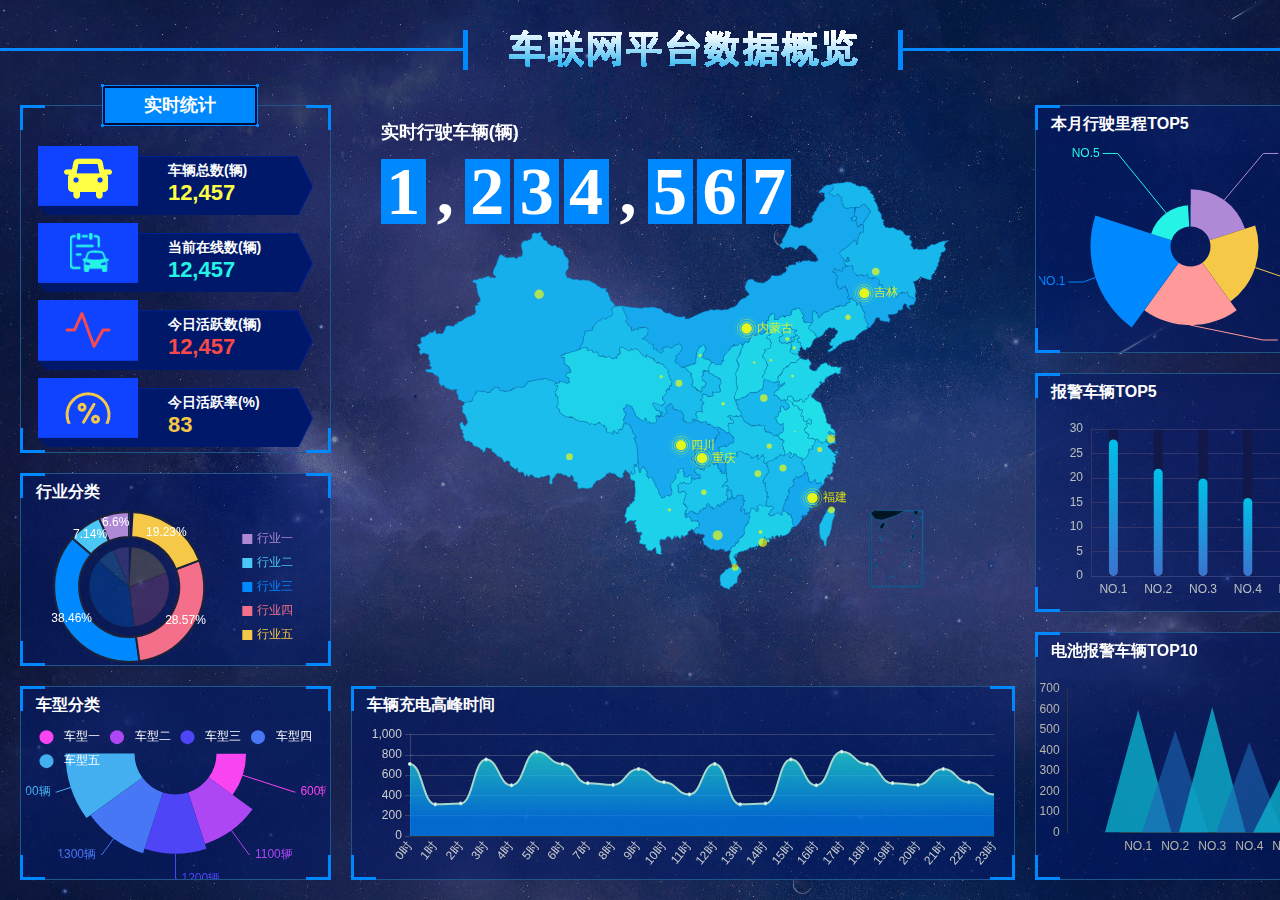
<file: HaotianCloud.H5daping/智慧物联/新能源车联网综合大数据平台/index.html>
<!DOCTYPE html>
<html lang="en">
<head>
    <meta charset="UTF-8">
    <title>新能源车联网综合大数据平台</title>
    <link rel="stylesheet" href="css/common.css">
    <link rel="stylesheet" href="css/map.css">
</head>
<body>
<div class="data">

    <div class="data-title">
        <div class="title-left fl"></div>
        <div class="title-center fl"></div>
        <div class="title-right fr"></div>
    </div>
    <div class="data-content">
        <div class="con-left fl">
            <div class="left-top">
                <div class="info">
                    <div class="info-title">实时统计</div>
                    <img src="img/bj-1.png" alt="" class="bj-1">
                    <img src="img/bj-2.png" alt="" class="bj-2">
                    <img src="img/bj-3.png" alt="" class="bj-3">
                    <img src="img/bj-4.png" alt="" class="bj-4">
                    <div class="info-main">
                        <div class="info-1">
                            <div class="info-img fl">
                                <img src="img/info-img-1.png" alt="">
                            </div>
                            <div class="info-text fl">
                                <p>车辆总数(辆)</p>
                                <p>12,457</p>
                            </div>
                        </div>
                        <div class="info-2">
                            <div class="info-img fl">
                                <img src="img/info-img-2.png" alt="">
                            </div>
                            <div class="info-text fl">
                                <p>当前在线数(辆)</p>
                                <p>12,457</p>
                            </div>
                        </div>
                        <div class="info-3">
                            <div class="info-img fl">
                                <img src="img/info-img-3.png" alt="">
                            </div>
                            <div class="info-text fl">
                                <p>今日活跃数(辆)</p>
                                <p>12,457</p>
                            </div>
                        </div>
                        <div class="info-4">
                            <div class="info-img fl">
                                <img src="img/info-img-4.png" alt="">
                            </div>
                            <div class="info-text fl">
                                <p>今日活跃率(%)</p>
                                <p>83</p>
                            </div>
                        </div>
                    </div>
                </div>
                <div class="top-bottom">
                    <div class="title">行业分类</div>
                    <img src="img/bj-1.png" alt="" class="bj-1">
                    <img src="img/bj-2.png" alt="" class="bj-2">
                    <img src="img/bj-3.png" alt="" class="bj-3">
                    <img src="img/bj-4.png" alt="" class="bj-4">
                    <div id="echarts_1" class="charts"></div>
                </div>
            </div>
            <div class="left-bottom">
                <div class="title">车型分类</div>
                <img src="img/bj-1.png" alt="" class="bj-1">
                <img src="img/bj-2.png" alt="" class="bj-2">
                <img src="img/bj-3.png" alt="" class="bj-3">
                <img src="img/bj-4.png" alt="" class="bj-4">
                <div id="echarts_2" class="charts"></div>
            </div>
        </div>
        <div class="con-center fl">
            <div class="map-num">
                <p>实时行驶车辆(辆)</p>
                <div class="num">
                    <span>1</span>
                    <span>,</span>
                    <span>2</span>
                    <span>3</span>
                    <span>4</span>
                    <span>,</span>
                    <span>5</span>
                    <span>6</span>
                    <span>7</span>
                </div>
            </div>
            <div class="cen-top" id="map"></div>
            <div class="cen-bottom">
                <div class="title">车辆充电高峰时间</div>
                <img src="img/bj-1.png" alt="" class="bj-1">
                <img src="img/bj-2.png" alt="" class="bj-2">
                <img src="img/bj-3.png" alt="" class="bj-3">
                <img src="img/bj-4.png" alt="" class="bj-4">
                <div id="echarts_3" class="charts"></div>
            </div>
        </div>
        <div class="con-right fr">
            <div class="right-top">
                <div class="title">本月行驶里程TOP5</div>
                <img src="img/bj-1.png" alt="" class="bj-1">
                <img src="img/bj-2.png" alt="" class="bj-2">
                <img src="img/bj-3.png" alt="" class="bj-3">
                <img src="img/bj-4.png" alt="" class="bj-4">
                <div id="echarts_4" class="charts"></div>
            </div>
            <div class="right-center">
                <div class="title">报警车辆TOP5</div>
                <img src="img/bj-1.png" alt="" class="bj-1">
                <img src="img/bj-2.png" alt="" class="bj-2">
                <img src="img/bj-3.png" alt="" class="bj-3">
                <img src="img/bj-4.png" alt="" class="bj-4">
                <div id="echarts_5" class="charts"></div>
            </div>
            <div class="right-bottom">
                <div class="title">电池报警车辆TOP10</div>
                <img src="img/bj-1.png" alt="" class="bj-1">
                <img src="img/bj-2.png" alt="" class="bj-2">
                <img src="img/bj-3.png" alt="" class="bj-3">
                <img src="img/bj-4.png" alt="" class="bj-4">
                <div id="echarts_6" class="charts"></div>
            </div>
        </div>
    </div>
</div>

</body>
<script src="js/jquery-2.1.1.min.js"></script>
<script src="js/echarts.min.js"></script>
<script src="js/china.js"></script>
<script src="js/echarts.js"></script>
</html>
</file>
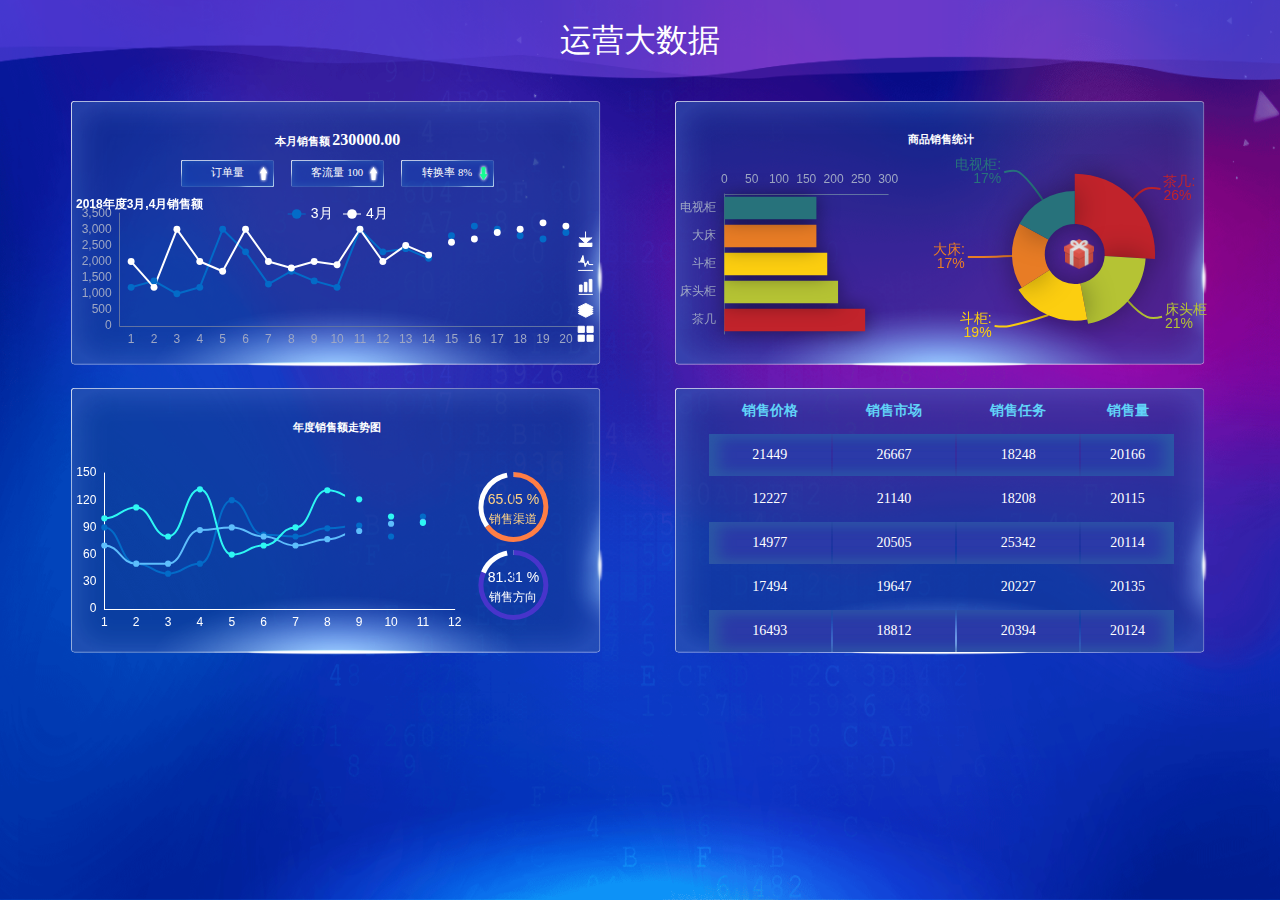
<file: HaotianCloud.H5daping/智慧电商/运营大数据/index.html>
<!DOCTYPE html>
<html lang="en">
<head>
    <meta charset="UTF-8">
    <meta name="viewport" content="width=device-width, initial-scale=1.0">
    <meta http-equiv="X-UA-Compatible" content="ie=edge">
    <link rel="stylesheet" href="css/index.css">
    <title>运营数据</title>
    <script src="js/jquery-2.2.1.min.js"></script>
    <script src="js/rem.js"></script>
    <script src="js/echarts.min.js"></script>
    <script src="js/index.js"></script>
</head>
<body>
    <div class="t_container">
        <header class="t_h_bg">
            <span>运营大数据</span>
        </header>
        <main class="t_main">
            <div class="t_box">
                <header class="t_title">
                    <span>本月销售额</span>
                    <span class="t_number">230000.00</span>
                </header>
                <div class="t_list">
                    <div class="t_min">订单量 <i></i></div>
                    <div class="t_min">客流量 100 <i></i></div>
                    <div class="t_min">转换率 8% <i class="down"></i></div>
                </div>
                <div id="chart_1" class="echart" style="width: 100%; height: 2.4rem;"></div>
            </div>
            <div class="t_box">
                <header class="t_title">
                    <span>商品销售统计</span>
                </header>
                <div id="chart_2" class="echart" style="width: 100%; height: 3rem;"></div>
            </div>
            <div class="t_box">
                <header class="t_title">
                    <span>年度销售额走势图</span>
                </header>
                <div id="chart_3" class="echart" style="width: 100%; height: 3rem;"></div>
            </div>
            <div class="t_box">
                <div class="main_table t_btn8">
                    <table>
                        <thead>
                        <tr>
                            <th>销售价格</th>
                            <th>销售市场</th>
                            <th>销售任务</th> 
                            <th>销售量</th>
                        </tr>
                        </thead>
                        <tbody>
                        <tr>
                            <td>21449</td>
                            <td>26667</td>
                            <td>18248</td>
                            <td>20166</td>
                        </tr>
                        <tr>
                            <td>12227</td>
                            <td>21140</td>
                            <td>18208</td>
                            <td>20115</td>
                        </tr>
                        <tr>
                            <td>14977</td>
                            <td>20505</td>
                            <td>25342</td>
                            <td>20114</td>
                        </tr>
                        <tr>
                            <td>17494</td>
                            <td>19647</td>
                            <td>20227</td>
                            <td>20135</td>
                        </tr>
                        <tr>
                            <td>16493</td>
                            <td>18812</td>
                            <td>20394</td>
                            <td>20124</td>
                        </tr>
                        </tbody>
                    </table>
                </div>
            </div>
        </main>
    </div>
</body>
</html>
</file>
<file: HaotianCloud.H5daping/智慧交通/旅游大数据/css/base.css>
*{
    margin: 0;
    padding: 0;
    list-style: none;
    text-decoration: none;
}
/* CSS Document */
::-webkit-scrollbar-track{border-radius: 10px;-webkit-box-shadow: inset 0 0 6px rgba(0,0,0,0);}/*滚动条的滑轨背景颜色*/
::-webkit-scrollbar-thumb{background-color: rgba(0,0,0,0.05);border-radius: 10px;-webkit-box-shadow: inset 1px 1px 0 rgba(75, 75, 75, 0.58);}/*滑块颜色*/
::-webkit-scrollbar-thumb{background-color: rgba(0,0,0,0.2);border-radius: 10px;-webkit-box-shadow: inset 1px 1px 0 rgba(48, 48, 48, 0.92);}
::-webkit-scrollbar{width: 16px;height: 16px;}/* 滑块整体设置*/
::-webkit-scrollbar-track,
::-webkit-scrollbar-thumb{border-radius: 999px;border: 5px solid transparent;}
::-webkit-scrollbar-track{box-shadow: 1px 1px 5px rgba(0,0,0,.2) inset;}
::-webkit-scrollbar-thumb{min-height: 20px;background-clip: content-box;box-shadow: 0 0 0 5px rgba(0,0,0,.2) inset;}
::-webkit-scrollbar-corner{background: transparent;}/* 横向滚动条和纵向滚动条相交处尖角的颜色 */

body{
    font-size: 100%;
}
a:hover{
    text-decoration: none;
}
.left{
    float: left;
}
.right{
    float: right;
}
.clear{
    clear: both;
}

.text_right{
    text-align: right;
}
.header{
    width: 100%;
    height: 80px;
    background-color: #030829;

}
.header_center{
    width: 30%;
    margin: 0px auto;
    color: #FFFFff;
    text-align: center;
    height: 80px;
    background-image: url("../img/logoBg.png");
    background-size: 100% 100%;
    font-family: "微软雅黑"!important;


}
.header_center h2{
   margin-top: 10px !important;
    margin-bottom: 10px; !important;
    font-size: 18px !important;

}
.color_font{
    color: #e8f7fe !important;
    font-size: 12px !important;
}
.header_logo{
    margin-left: 1%;
    margin-top: 12px;

}
.header_logo img{
    height: 56px;
}
.nav{

    width: 35%;
}
.nav>ul{

}
.nav>ul>li{
    display: inline-block;
    width: 120px;
    text-align: center;
    height: 50px;
    position: relative;
    line-height: 50px;
    margin-top: 15px;
    box-sizing: border-box;
    /*box-shadow: -5px 0px 5px #034c6a inset, !*å·¦è¾¹é˜´å½±*!*/
    /*0px -5px 15px #034c6a inset, !*ä¸Šè¾¹é˜´å½±*!*/
    /*5px 0px 15px #034c6a inset, !*å³è¾¹é˜´å½±*!*/
    /*0px 5px 15px #034c6a inset;*/


    border-radius: 5px;

}
.nav>ul>li:hover{
    box-shadow: -10px 0px 15px #034c6a inset, /*å·¦è¾¹é˜´å½±*/
    0px -10px 15px #034c6a inset, /*ä¸Šè¾¹é˜´å½±*/
    10px 0px 15px #034c6a inset, /*å³è¾¹é˜´å½±*/
    0px 10px 15px #034c6a inset;

    box-sizing: border-box;
}
.nav>ul>li i{
    width: 16px;
    height: 16px;
    display: inline-block;
    position: relative;
    top:3px;
    margin-right: 5px;
}
.nav>ul>li>a{
    color: #ffffff;
    /*display: inline-block;*/
    /*padding: 0 15px 0 5px;*/
    font-size: 14px;
}
/*.nav>ul>li:hover .li_ul{*/
    /*display: block;*/
/*}*/

.li_ul{
    position: absolute;
    background-color: #030829;
    width: 100%;
    /*border-top:4px solid #4b8df8;*/
    display: none;
    z-index: 999;

}
.li_ul li{
    line-height: 40px !important;
}
.li_ul li:hover{
    background-color: #4b8df8;
}
.li_ul li a{
    color: #ffffff;
    font-size: 13px;
}

.nav_1{
     background-image: url("../img/nav_1.png");
 }
.nav_2{
    background-image: url("../img/nav_2.png");
}
.nav_3{
    background-image: url("../img/nav_3.png");
}
.nav_4{
    background-image: url("../img/nav_4.png");
}
.nav_5{
    background-image: url("../img/nav_5.png");
}
.nav_6{
    background-image: url("../img/nav_6.png");
}
.nav_7{
    background-image: url("../img/nav_7.png");
}
.nav_8{
    background-image: url("../img/nav_9.png");
}
.nav_active{
    border-bottom: 4px solid #4b8df8;
    box-shadow: -10px 0px 15px #034c6a inset, /*å·¦è¾¹é˜´å½±*/
    0px -10px 15px #034c6a inset, /*ä¸Šè¾¹é˜´å½±*/
    10px 0px 15px #034c6a inset, /*å³è¾¹é˜´å½±*/
    0px 10px 15px #034c6a inset;

    box-sizing: border-box;
}
.con{
    width: 100%;
    background-color: #081832;
    padding-top: 20px;
    padding-bottom: 20px;
}
.con1{
    width: 100%;
    background-color: #081832cc;
    /*padding-bottom: 4px;*/
    box-sizing: border-box;
    overflow: auto;

;
}
.find_expend{
    display: none;
}
.con1::before{
    content: "";
    display: block;
    clear: both;
    visibility: hidden;
    height: 0;
}
.select_time{
    width: 140px;
    height: 36px;

    margin-bottom: 25px;
    margin-left: 1%;
   padding-left: 20px;
 ;

}
.select_time img{
    height: 18px;
    margin-top: 9px;
}
.select_time input{
    border: none;
    background-color: transparent;
    width: 80px;
    height: 20px;
   top:-5px;
    margin-left: 10px;
    position: relative;
    text-indent: 1em;
    outline: none;
}
.con_div{
    height: 110px;
    width: 98%;
    margin-left: 1%;
    margin-bottom: 25px;
}
.con_div_text{
    height: 100%;
    background-color: #034c6a;
    width: 32%;
    margin-right: 1.3%;
}
.con_div_text01{
    width: 50%;
    height: 100%;
}
.text01_img{
    width: 40px;
    height: 40px;
    margin-left: 5%;
  margin-top: 35px;
}
.text01_div{
    margin-top: 15px;
    margin-left: 5%;
    text-align: center;

}
.text01_div p{
    line-height: 35px;
}
.text01_div p:nth-child(1){
    font-size: 13px;
    color: #ffffff;
}
.text01_div p:nth-child(2){
    font-size: 28px;
    color: #ffff43;
    font-weight: 600;

}
.red{
    color: red !important;
}
.sky{
    color: #25f3e6 !important;
}
.org{
    color: #ff4e4e !important;
}
.div_any{
    width: 98%;
    margin-left: 1%;
    margin-bottom: 25px;
    height: 610px;
}
.div_any01{
    width: 23%;
    margin-right: 2%;
}
.div_any02{
    width: 48%;
    margin-right: 2%;
}
.div_any03{
    width: 98%;
   margin: 15px auto;

}
.div_any_child{
    width: 100%;
    height: 280px;
    box-shadow: -10px 0px 15px #034c6a inset, /*å·¦è¾¹é˜´å½±*/
    0px -10px 15px #034c6a inset, /*ä¸Šè¾¹é˜´å½±*/
    10px 0px 15px #034c6a inset, /*å³è¾¹é˜´å½±*/
    0px 10px 15px #034c6a inset;
    border: 1px solid #034c6a;
    box-sizing: border-box;
    position: relative;
    margin-top: 25px;
}
.div_any_child01{
    width: 48%;

    box-shadow: -10px 0px 15px #034c6a inset, /*å·¦è¾¹é˜´å½±*/
    0px -10px 15px #034c6a inset, /*ä¸Šè¾¹é˜´å½±*/
    10px 0px 15px #034c6a inset, /*å³è¾¹é˜´å½±*/
    0px 10px 15px #034c6a inset;
    border: 1px solid #034c6a;
    box-sizing: border-box;
    position: relative;
    margin-right: 2%;

}
.div_any_child01_wh{
    width: 98% !important;
}
.div_height01{
    height: auto !important;
    padding: 5px;
}
.char_table{
    height: 200px;
}
.p_chart{
    height: 250px;

    padding: 5px 10px;

    margin-top: 15px;

}
#map_div{
    width: 96%;
    height: 94%;


    margin: 4% auto;

}
.div_height{
    height:586px !important;
}
.div_any_title{
    background-color: #034c6a;
    border-radius: 18px;
    position: absolute;
    height: 35px;
    width: 60%;
    top:-15px;
    color: #ffffff;
    font-weight: bold;
    font-size: 16px;
    left: 20%;
    line-height: 35px;
    text-align: center;
}
.div_any_title img{
    width: 18px;
    height: 18px;
    position: relative;
    top:2px;
    margin-right: 5px;
}
.any_title_width{
    width: 30% !important;
    left: 35% !important;
}
.div_table{
    width: 98%;
    margin-left: 1%;
    margin-bottom: 25px;
    height: 280px;
}
.div_table_box{
    width: 23%;
    margin-right: 2%;
}
.table_p{
    height: 93%;
    margin-top: 7%;
    position: relative;


}.table_p01{
     height:auto !important;
     margin-top: 0!important;
     position: relative;


 }
.table_p01 table td{
    padding: 6px 0;
}
.table_p table{
    width: 100%;
    height: 100%;
    border-collapse: collapse;

    position: absolute;
    text-align: center;
}
.table_p table thead th{
    color: #61d2f7;
    font-size: 14px;
    font-weight: 600;
    padding-top: 5px;
    padding-bottom: 5px;
}
.table_p table tbody{
    color: #ffffff;
   font-size: 13px;
}
.table_p table tbody tr:nth-child(2n+1){
    background-color: #072951;
    box-shadow: -10px 0px 15px #034c6a inset,
    10px 0px 15px #034c6a inset;
}

.car_left{
    width: 18%;
    height: 100%;
    background-color:  #081832;
}
.car_center{

    height: 100%;
    background-color:  #081832;
    width: 50.5%;
    margin-left: 0.5%;
}
.car_center video{
    width: 49.5%;
    height: 49%;


    box-sizing: border-box;
    box-shadow: -10px 0px 15px #034c6a inset,
    10px 0px 15px #034c6a inset;
    float: left;
}
.magin_top{
    margin-top: 1%;
}
.magin_left{
    margin-left: 1%;
}
.car_right{
    width: 31%;
    height: 100%;
}
.text_center{
    text-align: center;
}
.carNo_input{
    width: 75%;
    height: 25px;
    margin-top: 5px;
    margin-bottom: 5px;
    text-indent: 2em;
    margin-left: 5%;

    border:1px solid #072951;
border-radius: 3px;
}
.find_but{
    height: 25px;
    background-image: url("../img/find.png");
    width: 25px;
    background-repeat: no-repeat;
    background-size: 100% 100%;
    position: relative;
    top:8px;
    border:none;
    background-color: transparent;
}
.find_but1{
    height: 25px;
    background-image: url("../img/find.png");
    width: 25px;
    background-repeat: no-repeat;
    background-size: 100% 100%;
    position: relative;
    top:8px;
    border:1px solid #4b8df8;
    background-color: transparent;
}
.set_list{
    padding: 10px 5%;
    color: #eee;
    font-size: 14px;
}
.list_i{
    width: 16px;
    height: 16px;
    display: inline-block;

    background-image: url("../img/nav_1.png");
    top:3px;
    position: relative;
}
.left_up{

    height: 58%;

}
.left_table{

    height: 98%;

    border-radius: 5px;
    width:18%!important;
    background-color:  #081832;


}
.right_table{
    height: 98%;

    border-radius: 5px;
    width:81.5%!important;
    background-color:  #081832;
    margin-left: 0.5%;
}
.center_table{
    height: 100%;
    border-radius: 5px;
    width:100%;
    background-color:  #081832;
   margin: 0 auto;
}
.bow_shadow{
    box-shadow: -8px 0px 10px #034c6a inset,
    8px 0px 10px #034c6a inset;
    width: 100%;
    box-sizing: border-box;
}

.ztree li a{
    color: #FFFFff !important;
}
.left_down{
    height: 40%;
    margin-top: 2%;
}
.tab_a{
    width: 45%;
    height: 30px;
    line-height: 30px;
    color: #FFFFff;
    background-color: #667fa7;
    display: inline-block;
    margin-right: 1%;
    margin-top: 5px;
    font-size: 14px;
}
.tab_aActive{
    background-color:#034c6a !important;
    font-weight: 600;
}
.car_content{
    margin-left: 5%;

    font-size: 13px;
    color: #eeeeee;
}
.car_content p{
    padding-top: 5px;
    padding-bottom: 5px;
}
.table2_find{
    background-color: #072951;
    box-shadow: -10px 0px 15px #034c6a inset, 10px 0px 15px #034c6a inset;
    width: 100%;
    padding: 5px 0;
    color: #FFFFff;
}


.table2_find input[type=text]{
    background-color: transparent;
    width: 16%;
    height: 24px;
    border-radius: 3px;
    text-indent: 1em;
    border:1px solid #7EC4CC;

}


.table_find{
    width: 100%;
    padding: 8px 0;
    border-bottom: 2px solid #a5c5f83b;
    font-size: 13px;
}
.more_find{

    cursor: pointer;
    position: relative;
    top:5px;
}
.table_find .glyphicon{
    margin-right: 5px;
}
.table_find button{
    padding: 4px 10px;
}
.table_find p{
    margin-top: 8px;
}
.table_find label{

    color: #eeeeee;

    width: 8%;
    display: inline-block;
    text-align: right;

}
.table_find input[type=text],.table_find input[type=date]{
    width: 16%;
    height: 24px;
    border-radius: 3px;
    text-indent: 1em;
    border:1px solid#4b8df8;
    background-color: #cccccc4f;
}
.table_find select{
    width: 12%;
    height: 24px;
    border-radius: 3px;
    text-indent: 1em;
    border:1px solid #4b8df8;
    background-color: #cccccc4f;
}
.table_find input[type=checkbox]{
    width: 14px;
    height: 14px;
    position: relative;
    top:3px;
    margin-right: 5px;
}
.table_find span{
    color: #b2cbf3;

    margin-right: 2%;
}
.find_button{
    width: 5%;
    height: 26px;
    border: none;
    border-radius: 2px;
    background-color: #4b8df8;
    color: #FFFFff;
    font-size: 14px;

}
.table2_style{
    color: #FFFFff;
    border: none !important;
    font-size: 13px;
}
.table2_style a{
    margin-right: 10px;
}
.table2_style tbody tr:nth-child(2n+1){
    background-color: #072951;
   border-left: 4px solid #4b8df8;;
}
.table2_style thead tr{
    color: #FFFFff;
   background-color:#4b8df8;
}
.table2_style td{
    border: none !important;
}
.table2_style thead th{
    border-bottom: none !important;
}
.table2_style tbody tr:nth-child(2n):hover{
    /*color: #072951;*/
    background-color: rgba(75, 141, 248, 0.65);

}
.table_style{
    color: #FFFFff;
    box-shadow: -8px 0px 10px #034c6a inset,
    8px 0px 10px #034c6a inset;
    border: none !important;
    font-size: 13px;
}
.table_style a{
    margin-right: 10px;
}
.table_style td{
    border: none !important;
}
.table_style tbody tr:nth-child(2n+1){
    background-color: #072951;
    box-shadow: -10px 0px 15px #034c6a inset,
    10px 0px 15px #034c6a inset;
}
.table_style thead tr{
    color: #4b8df8;
}
.table_style thead th{
    border-bottom: none !important;
}
.table_style tbody tr:nth-child(2n):hover{
    /*color: #072951;*/
    background-color: rgba(75, 141, 248, 0.12);
}
.table_div{
    margin-top: 10px;
    color: #FFFFff;
}
.table_but{
    text-align: right;
    font-size: 13px;
    padding-bottom: 5px;
    padding-top: 10px;

}
.table_but a{
    margin-right: 15px;
    color: #FFFFff;
}
.table_but a i{
    margin-right: 5px;
}
.table_del{
    color: orangered;
}
.table_edit{
    color: #0D8BBD;
}
.span_left{
    padding: 5px;
}
/*地图界面样式*/
.map_con{
    width: 100%;
    padding: 0;
    background-color: #081832cc;
}
.map_left{
    width: 79%;
    height: 100%;


}
.map_right{
    width: 20.5%;
    height: 100%;
    background-color: #081832;
}
.map_box{
    width: 100%;
    height: 100%;

}
.map_top{
    position: absolute;
    top:80px;
    left: 0;
    height: 35px;
    width: 79%;
    border-bottom: 1px solid #4b8df8;
    background-color: rgba(255, 255, 255, 0.84);
    z-index: 99;
}
.map_top>ul{
    list-style: none;
    font-size: 14px;
    float: right;
}
.map_top>ul>li{
    display: inline-block;
    line-height: 35px;
    padding: 0 10px;
}
.map_top>ul>li i{
    margin-right: 5px;
}
.map_top>ul>li a{
    color: #2E2D3C;
}
.map_top>ul .active,.map_top>ul>li .active{
    color: #0D8BBD;
}
.map_select{
    position: fixed;
    top:160px;
    right: 21.5%;
    box-shadow: -10px 0px 15px #034c6a inset, /*å·¦è¾¹é˜´å½±*/
    0px -10px 15px #034c6a inset, /*ä¸Šè¾¹é˜´å½±*/
    10px 0px 15px #034c6a inset, /*å³è¾¹é˜´å½±*/
    0px 10px 15px #034c6a inset;
    border: 1px solid #034c6a;
    width: 120px;
    height: 180px;
    border-radius: 5px;
    background-color: #081832e3;
}
.map_select p{
    padding: 8px 15px;
    color: #FFFFff;
    font-size: 14px;
}
.map_select p input[type=checkbox]{
    width: 15px;
    height: 15px;
    position: relative;
    top:3px;
    margin-right: 10px;
}
.map_right_top{
    width: 100%;
    height: 35px;

    background-color: #034c6a;
}
.map_right_top>ul>li{
    list-style: none;
    display: inline-block;
    line-height: 35px;
    font-size: 14px;
    text-align: center;
    width: 32%;
    color: #FFFFff;
    cursor: pointer;
}
.map_right_top>ul>li.li_active{
    background-color: #0D8BBD;
}
.map_chart{
    width: 100%;
    height: 250px;



    box-sizing: border-box;
    position: relative;
    margin-top: 25px;
}
.map_con{
    width: 100%;
}
.map_con_div{
    display: none;
}
.map_work{
    margin-top: 5px;
    border-top:1px solid #0D8BBD;;
}
.map_work>ul>li{
    list-style: none;
    display: inline-block;
    width: 32%;
    text-align: center;
    margin-top: 10px;
    margin-bottom: 10px;
    cursor: pointer;
    padding: 10px 0;

}
.map_work>ul>li:hover{
    box-shadow: -10px 0px 15px #034c6a inset, /*å·¦è¾¹é˜´å½±*/
    0px -10px 15px #034c6a inset, /*ä¸Šè¾¹é˜´å½±*/
    10px 0px 15px #034c6a inset, /*å³è¾¹é˜´å½±*/
    0px 10px 15px #034c6a inset;
}
.map_work>ul>li .img_div{
    width: 28px;
    height: 24px;
    margin: 0 auto;

}
.img_div01{

    background: url(../img/map_photo.png) no-repeat;
    background-position: -126px -73px;
}
.img_div02{
    background: url(../img/map_photo.png) no-repeat;
    background-position:  -98px -122px;

}
.img_div_text{
    color: #FFFFff;
    margin-top: 8px;
    font-size: 13px;
}
.back_i{
    position: relative;
    top:2px;
    margin-right: 5px;
}
.map_resList{
    width: 96%;
    margin: 0 auto;
    font-size: 13px;
    display: none;
}
.map_resList>ul>li{
    list-style: none;
    margin-top: 8px;
}
.map_resList>ul>li p{
    padding: 5px 0;
    color: #eeeeee;
}
.map_resList>ul>li a{
    margin-right: 6px;
}
.map_resList>ul>li a img{
    width: 16px;

}
.map_resList>ul>li:nth-child(2n+1){
    background-color: #0d8bbd36;
}
/*统计分析界面样式*/
.static_top{
    width: 140px;
    height: 36px;
    line-height: 36px;
    background-color: #04425f;
    margin-bottom: 25px;
    margin-left: 1%;
    padding-left: 20px;
    border-radius: 1px;
    box-shadow: 0px 3px 3px #61d2f7;

}
.static_top i{
    width: 16px;
    height: 16px;
    display: inline-block;
    position: relative;
    background-image: url("../img/nav_7.png");
    background-repeat: no-repeat;
    margin-right: 6px;
    top:1px;
}
.static_top span{
    color: #25f3e6;
}
.stiatic_top_con{
    background-color: #034c6a;
    width: 96%;
    margin-left: 1%;
    margin-bottom: 25px;
    padding: 10px 1%;
    border-radius: 5px;
}
.stiatic_top_con table{
    width: 100%;
    border-collapse: collapse;
}
.stiatic_top_con table td{
    color: #FFFFff;
    padding: 5px;
    font-size: 13px;
    border:1px solid #485f849c;
}
.stiatic_top_con table .labe_td{
    color: #61d2f7;
    font-size: 14px;
    width: 120px;
    text-align: right;
}
.layui-layer-title{
    /*box-shadow: -8px 0px 10px #034c6a inset,*/
    /*8px 0px 10px #034c6a inset;*/
    background-color: #081832d4 !important;
    color: #FFFFff !important;
    border-bottom: 3px solid #4b8df8 !important;
    box-sizing: border-box;
}
</file>
<file: HaotianCloud.H5daping/智慧交通/高速交通大数据分析平台/css/visual.css>
a,p,h1,h2,h3,h4,h5,h6,body,span,label,div{padding:0;margin:0;font-family:'瀵邦喛钂嬮梿鍛寸拨';}
div{font-family:'瀵邦喛钂嬮梿鍛寸拨';}
ul{padding:0;margin:0;}
a{text-decoration:none !important;}
.clear{clear:both;}
html, body, form{overflow-y:auto;height:100%;}
/* 滚动条样式 */
::-webkit-scrollbar {width:1px;height:4px;}
::-webkit-scrollbar-track {-webkit-box-shadow:inset 0 0 6px rgba(255,255,255,0.9);border-radius: 10px;}
::-webkit-scrollbar-thumb {border-radius:5px; background: rgba(66,66,66,1);-webkit-box-shadow:inset 0 0 6px rgba(227,227,227,87.5);}
::-webkit-scrollbar-thumb:window-inactive {background: rgba(227,227,227,0.5);}

@font-face{
	font-family: yjsz;
	src:url('../fonts/yjsz.TTF'),
		url('../fonts/yjsz.eot'); /* IE9+,可以是具体的实际链接 */
	}


.ksh{height:100%;padding:15px;background:url(../images/data08.png) no-repeat #061537;background-size:cover;overflow:hidden;position:relative;z-index:-2;}

/* 加载旋转动画 */
#load{width:100%;height:100%;position:absolute;background:url(../images/data08.png) no-repeat #061537;background-size:cover;top:0;left:0;z-index:999}
#load .load_img{position:absolute;left:calc(50% - 182px);top:calc(50% - 182px);}
.load_img img{position:absolute;left:0;top:0;}
.load_img .jzxz1{animation:xz1 8s infinite linear;}
	@keyframes xz1 {
	  from {
	  transform:rotate(0deg);
	  }
	  50% {
	    transform:rotate(180deg);
	  }
	  to{
	  	transform:rotate(360deg);
	  }
	}	
.load_img .jzxz2{animation:xz2 7s infinite linear;}
	@keyframes xz2 {
	  from {
	  transform:rotate(0deg);
	  }
	  50% {
	    transform:rotate(-180deg);
	  }
	  to{
	  	transform:rotate(-360deg);
	  }
	}	

.head_top{position:relative;}
.head_top img{width:90%;margin:auto;}
.head_top p{width:100%;text-align:center;color:#55bfff;position:absolute;bottom: -18px;left: -10px;}
.head_top p span{font-family:'yjsz';font-size:20px;}

.visual{height:calc(100% - 33px);padding-top:10px;}

.visual_box{height:33.3%;}
.visual_box .visual_title{position:relative;height:35px;margin:5px 0;}
.visual_box .visual_title span{color:#fff;font-size:18px;line-height:35px;}
.visual_box .visual_title img{width:100%;position:absolute;left:0;bottom:0;}
.visual_box .visual_chart{height:calc(100% - 35px);}

.visual_left{width:25%;height:100%;float:left;}
.visual_left .sfzcll{position:relative;}
.visual_left .sfzcll a{width:32%;text-align:center;line-height:25px;color:#fff;display:inline-block;}
.visual_left .sfzcll .sfzcll_pos_box{width:100%;height:calc(100% - 30px);}
.visual_left .sfzcll .sfzcll_box{width:100%;height:calc(33% - 15px);line-height:5;background:rgba(15,47,72,0.8);border:1px solid #1380bd;position:relative;margin-bottom:15px;}
.visual_left .sfzcll .sfzcll_box:last-of-type{margin:0;}
.visual_left .sfzcll .sfzcll_box .sfzcll_bkJk{position:absolute;}
.visual_left .sfzcll .sfzcll_box .sfzcll_bkJk:first-of-type{top:-2px;left:-2px;}
.visual_left .sfzcll .sfzcll_box .sfzcll_bkJk:nth-child(2){top:-2px;right:-2px;}
.visual_left .sfzcll .sfzcll_box .sfzcll_bkJk:nth-child(3){bottom:-2px;right:-2px;}
.visual_left .sfzcll .sfzcll_box .sfzcll_bkJk:nth-child(4){bottom:-2px;left:-2px;}
.visual_left .sfzcll .sfzcll_box label{width:33%;color:#fff;text-align:center;float:left;}
.visual_left .sfzcll .sfzcll_box label img{width:23px;height:23px;margin-right:5px;margin-top:-2px;}
.visual_left .sfzcll .sfzcll_box .sfzcll_smallBk{width:33%;height:100%;float:left;padding:2px 5px;}
.visual_left .sfzcll .sfzcll_box .sfzcll_smallBk>div{height:100%;background:url(../images/ksh38.png) no-repeat;background-size:100% 100%;text-align: center;line-height:1.5em;}
.visual_left .sfzcll .sfzcll_box .sfzcll_smallBk .ygl{color:#00ffc6;}
.visual_left .sfzcll .sfzcll_box .sfzcll_smallBk .ygh{color:#ffe400;}

.visual_con{width:50%;height:100%;float:left;padding:25px 20px 0 20px;}
.visual_con .visual_conTop{height:130px;margin-bottom:10px;}
.visual_con .visual_conTop .visual_conTop_box{height:100%;padding:0 3px;}
.visual_con .visual_conTop .visual_conTop1{width:20%;height:100%;float:left;}
.visual_con .visual_conTop .visual_conTop1>div{background:url(../images/ksh40.png) no-repeat;background-size:100% 100%;}
.visual_con .visual_conTop .visual_conTop2{width:30%;height:100%;float:left;}
.visual_con .visual_conTop .visual_conTop2>div{background:url(../images/ksh39.png) no-repeat;background-size:100% 100%;}
.visual_right{width:25%;height:100%;float:right;}
.visual_con .visual_conTop .visual_conTop_box>div{height:100%;}
.visual_con .visual_conTop .visual_conTop_box>div h3{color:#fff;font-size:16px;padding:16px 0 0 20px;}
.visual_con .visual_conTop .visual_conTop_box>div p{width:33%;float:left;line-height:85px;color:#20dbfd;text-shadow:0 0 25px #00d8ff;font-size:46px;font-family: 'yjsz';text-align:right;}
.visual_con .visual_conTop .visual_conTop_box>div .conTop_smil{width:67%;height:60px;float:left;padding-top:23px;}
.visual_con .visual_conTop .visual_conTop_box>div .conTop_smil a{display:block;line-height:20px;text-align: left;color:#fff;padding-left:9px;}
.visual_con .visual_conTop .visual_conTop_box>div .conTop_smil span{width:32px;display:inline-block;margin-left:3px;}
.visual_con .visual_conTop .visual_conTop_box>div .conTop_smil a.sz{color:#fe3e12;}
.visual_con .visual_conTop .visual_conTop_box>div .conTop_smil a.xd{color:#12fe81;}
.visual_con .visual_conTop .visual_conTop_box>div .conTop_smil a.null{visibility:hidden;}

.visual_con .visual_conBot{height:calc(100% - 136px);background:url(../images/ksh41.png) no-repeat;background-size:100% 100%;position:relative;}
.visual_con .visual_conBot>img{position:absolute;width:25px;height:25px;}
.visual_con .visual_conBot .visual_conBot_l{position:absolute;left:0;top:0;}
.visual_con .visual_conBot .visual_conBot_2{position:absolute;right:0;top:0;}
.visual_con .visual_conBot .visual_conBot_3{position:absolute;right:0;bottom:0;}
.visual_con .visual_conBot .visual_conBot_4{position:absolute;left:0;bottom:0;}
.visual_con .visual_conBot .visual_chart{width:100%;height:100%;position:absolute;}
.visual_con .visual_conBot .visual_chart_text{color:#fff;position:absolute;top:15px;left:15px;z-index: 99;}
.visual_con .visual_conBot .visual_chart_text h1{font-size:26px;margin-bottom:6px;}
.visual_con .visual_conBot .visual_chart_text h2{font-size:20px;}
.visual_con .visual_conBot .visual_conBot_bot{width:calc(100% - 8px);height:180px;background:rgba(16,54,87,0.5);border:1px solid #345f92;position:absolute;bottom:4px;left:4px;z-index:99;}

.visualSssf_left{width:40%;float:left;color:#fff;padding:10px 20px 0 20px;}
.visualSssf_left h3{color:#fff;font-size:20px;font-weight:600;margin-bottom:10px;}
.visualSssf_left a{width:32%;color:#fff;display:inline-block;margin-bottom:10px;cursor:pointer;}
.visualSssf_left a.active{color:#01f0ff;}
.visualSssf_right{width:60%;height:100%;float:left;}
.visualSssf_right .visualSssf_right_box{width:33%;float:left;height:100%;}

.visualSfzsfl{position:relative;}
.visualSfzsfl .visual_chart{opacity:0.6}
.visualSfzsfl .visual_table{width:60%;position:absolute;z-index: 99;top:40px;left:0;}
.visualSfzsfl .visual_table table{width:100%;color:#fff;text-align:center;}
.visualSfzsfl .visual_table table tr{border-bottom: 1px dashed #ddd;}
.visualSfzsfl .visual_table table tr:first-child{color:#01c0ff;}
.visualSfzsfl .visual_table table tr:last-child{border-bottom: 1px solid #ddd;}
</file>
<file: HaotianCloud.H5daping/智慧城市/智慧工地/css/public.css>
*{padding:0px;margin:0px;font-family:"微软雅黑";font-size:12px; font-style:normal}
dd,dl,dt,em,i,p,textarea,a,div{padding:0px;margin:0px;}
a{text-decoration:none;}
img{border:0px;}
ul,li{padding:0px;margin:0px;list-style:none;}
.fl{ float:left}
.fr{ float:right}
body{margin:0px; padding:0px; color:#000; background:#000c3b;}
.clearfix:after,.clearfix:before{content:"";display:table}
.clearfix:after{clear:both;overflow:hidden}

/*头部*/
.caption-title{font-size:22px; font-family:"黑体"; color:#fff;max-width:900px;margin:0 auto; height:48px; margin-top:10px;}
.biaoti{ line-height:48px; display:inline-block;margin:0px; padding:0px; width:276px; text-align:center;font-size:28px;}
.data-box1{border:2px solid #032d60;-webkit-box-shadow:#07417a 0 0 10px;-moz-box-shadow:#07417a 0 0 10px;box-shadow:inset 0 0 30px #07417a;position:relative}

.zhenwen{ width:96%; margin:0 auto;overflow:hidden; padding-top:30px;}
.left_zs{ width:30%;}
.left_tb{ width:95%}
.mtop40{ margin-top:40px;}
.h30{ height:40px;}
.right_zs{ width:40%;}
.right_tb{ width:95%;float:right}

/*四个角*/
.topL{width:20px;height:20px;border-top-width:2px;border-top-color:#26c6f0;border-top-style:solid;border-left-width:2px;border-left-color:#26c6f0;border-left-style:solid;position:absolute;top:-2px;left:-2px}
.topR{width:20px;height:20px;border-top-width:2px;border-top-color:#26c6f0;border-top-style:solid;border-right-width:2px;border-right-color:#26c6f0;border-right-style:solid;position:absolute;top:-2px;right:-2px}
.bottomL{width:20px;height:20px;border-bottom-width:2px;border-bottom-color:#26c6f0;border-bottom-style:solid;border-left-width:2px;border-left-color:#26c6f0;border-left-style:solid;position:absolute;bottom:-2px;left:-2px}
.bottomR{width:20px;height:20px;border-bottom-width:2px;border-bottom-color:#26c6f0;border-bottom-style:solid;border-right-width:2px;border-right-color:#26c6f0;border-right-style:solid;position:absolute;bottom:-2px;right:-2px}

/*小标题*/
.data-title-left,.data-title-right{color:#105eda;font-family:"微软雅黑";font-size:20px}
.data-title{background-color:#000c3b;width:178px;margin:-18px auto 0 auto;color:#83c7e3;font-size:20px;}
.data-title span{text-align:center;width:150px; display:inline-block; text-align:center;font-size:18px;}
</file>
<file: HaotianCloud.H5daping/智慧城市/智慧工地/css/jianlisw.css>
/*项目概览*/
.none{ display:none}
.xmglan{ width:100%;color:#fff; padding:20px 0;}
.xmgl_heard{ width:100%; display:block; overflow:hidden}
.xmgl_heard li{ float:left; list-style:none; font-size:12px; height:24px; line-height:24px; text-align:center;background:#0068b7; width:50%; cursor:pointer; border-top:1px #032d60 solid;border-bottom:1px #032d60 solid}
.xmgl_heard li.hove{ background:#000c3b}

/*项目概览 */
.xm_cszs{ font-size:12px; padding:10px 10px 0 10px; }
.xm_cszs li { line-height:22px;overflow:hidden}
.xm_cszs li span{ color:#00ff00; padding:0 5px 0 10px}
.xm_cszs li p{ float:left;width:33%}
.xm_cszs li p span{ color:#00ffff; padding:0}
.xm_cszs li p cite{ color:#00ffff;}

/*项目人员信息状态 */
.lytj {width:100%;float: left;height:100px;}
.wgrytj_bt{ padding:10px; clear:both; display:block;border-top:1px #032d60 solid; color:#fff}
.wgrytj_tb{ padding-left:10px;}

/*仪表盘等展示*/
.center_zs{ width:30%;}
.box1-back{height:763px;background-image:-webkit-radial-gradient(250px 250px at 50% 50%,hsla(209,99%,32%,28),hsla(228,100%,0%,0));background-image:radial-gradient(250px 250px at 50% 50%,hsla(209,99%,32%,28),hsla(228,100%,0%,0))}

/*问题等级*/
.wenti_dj{ width:40%; float:left}
.wenti_bg{ float:left; padding-top:10px; width:60%;}
.wenti_bg table{border-collapse:collapse;border: 1px solid #00a0e9; color:#fff; width:95%}  
.wenti_bg td{border-collapse:collapse; border: 1px solid #00a0e9; padding:2px 4px; }  
.wenti_bg td.green{ color:#05d60f; text-align:center}  
.wenti_bg td.orange{ color:#d75a07; text-align:center}
</file>
<file: HaotianCloud.H5daping/智慧政务/工商办税大数据监控平台/css/index.css>
@charset "utf-8";
/* CSS Document */

body,p,ul,ol,dl,dd,h1,h2,h3,h4,h5,h6,td,input,select,option,textarea{
    margin:0;
    padding:0;
}
li{
    list-style:none;
}
img{
    border:none;
}
a{
    text-decoration:none;
}
body{
    background-color: #032e61;
}

/*-----------header-------------*/
header{
    width: 100%;
    height: 60px;
    line-height: 60px;
    border-bottom: 1px solid #004c98;
}
.headerLeft{
    width: 27%;
    height: 60px;
    background-color: #004c98;
    float: left;
    text-align: center;
}
.headerLeft h3{
    color: #07f7f4;
    font-size: 20px;
}
.headerCenter{
    width: 46%;
    height: 60px;
    background-color: #002144;
    float: left;
    text-align: center;
}
.headerCenter h1{
    color: #fff;
    font-size: 26px;
}
.headerRight{
    width: 27%;
    height: 60px;
    background-color: #004c98;
    float: left;
    text-align: center;
}
.headerRight h3{
    color: #07f7f4;
    font-size: 20px;
}


/*----------section------------*/
section{
    width: 100%;
}
.firstCon{
    width: 100%;
    height: 125px;
    background-color: #02356e;
    overflow: hidden;
}
.firstCon-left{
    width: 27%;
    height: 125px;
    overflow: hidden;
    float: left;
}

.first-center{
    width: 46%;
    height: 125px;
    background-color: #01458e;
    float: left;
}
.firstCon-left h4{
    color: #07f7f4;
    font-size: 18px;
    margin-left: 30px;
    overflow: hidden;
    margin-top: 10px;
}
.firstCon-right{
    float: left;
}
.firstCon-right h4{
    color: #07f7f4;
    font-size: 18px;
    margin-left: 30px;
    overflow: hidden;
    margin-top: 10px;
}
.firstLeftsec{
    width: 100%;
    -webkit-box-sizing: border-box;
    -moz-box-sizing: border-box;
    box-sizing: border-box;
    padding-left: 30px;
}
.contain{
    width: 60px;
    height: 80px;
    float: left;
    margin-right: 23px;
    text-align: center;
}
.firsttab{
    width: 60px;
    height: 60px;

}
.contain p{
    color: #00b3fe;
    font-size: 13px;
}
.first-center h3{
    font-size: 18px;
    color: #06dae5;
    text-align: center;
}
.firstcenLeft{
    width: 33.33%;
    float: left;
    -webkit-box-sizing: border-box;
    -moz-box-sizing: border-box;
    box-sizing: border-box;
    padding:0 10px;
}
.flag{
    float: left;
    text-align: center;
    margin-right: 4px;
    margin-top: 10px;

}
.flag strong{
    font-size: 24px;
    color: #fff;
    border-right: 1px solid #ccc;
    width: 55px;
    display: block;
}
.flag:nth-of-type(3) strong{
    border-right: none;
}
.flag p{
    color: #06dae5;
    font-size: 14px;
    padding-top:20px;
}
.firstcenCen{
    width: 33.33%;
    float: left;
    height: 100px;
    text-align: center;
    -webkit-box-sizing: border-box;
    -moz-box-sizing: border-box;
    box-sizing: border-box;
    padding:0px 10px;
    padding-top: 14px;
    padding-left: 25px;
}
.firstcenCen span{
    display: block;
    float: left;
    width: 50px;
    border:1px solid #05bdc9;
    box-shadow:inset 0 0 3px 5px #00b3fe;
    -webkit-border-radius: 6px;
    -moz-border-radius: 6px;
    border-radius: 6px;
    height: 70px;
    -webkit-box-sizing: border-box;
    -moz-box-sizing: border-box;
    box-sizing: border-box;
    margin-right: 6px;
    font-size: 30px;
    color: #ffff01;
    font-weight: 900;
    text-align: center;
    vertical-align: middle;
    padding-top: 15px;
    background-color: #001729;
}
.firstcenRight{
    width: 33.33%;
    height: 100px;
    float: left;
    -webkit-box-sizing: border-box;
    -moz-box-sizing: border-box;
    box-sizing: border-box;
    padding:0 10px;
}
.line{
    width: 100%;
    height: 16px;
    background-color: #03559f;
    border-bottom: 1px solid #00b3fe;
}
.secondCon{
    width: 100%;
    marign-top:6px;
    -webkit-box-sizing: border-box;
    -moz-box-sizing: border-box;
    box-sizing: border-box;
    padding:6px 6px;
}
.secondLeft{
    width: 27%;
    float: left;
    -webkit-box-sizing: border-box;
    -moz-box-sizing: border-box;
    box-sizing: border-box;
}
.secondLeftCon{
    /*background-color: red;*/
    /*height: 200px;*/
}
.secondLeftTab{
    width: 100%;
    border:1px solid #00b3fe;
    padding:10px;
    -webkit-box-sizing: border-box;
    -moz-box-sizing: border-box;
    box-sizing: border-box;
    margin-top: 10px;
}
.secondLeftTab:nth-of-type(1){
    margin-top: 0px;
}
.fig{
    height: 30px;
    line-height: 30px;
    border-top:1px solid #00b3fe;
    border-bottom: 1px solid #00b3fe;
    margin-bottom: 10px;
    padding-left: 15px;
    padding-right:15px;
    -webkit-box-sizing: border-box;
    -moz-box-sizing: border-box;
    box-sizing: border-box;
}
.fig:nth-of-type(1){
    background-color: #03559f;
    padding:0px;
}
.fig p{
    font-size: 14px;
    color: #fff;
    float: left;
}
.fig em{
    float: right;
    font-size: 22px;
    font-weight: 900;
}
.fig:nth-of-type(2) em{
    color: #fffe7d;
}
.fig:nth-of-type(3) em{
    color: #ff7d01;
}
.fig:nth-of-type(4) em{
    color: #00b5fe;
}
.reception{
    width: 100%;
    -webkit-box-sizing: border-box;
    -moz-box-sizing: border-box;
    box-sizing: border-box;
    padding:5px 20px;
    text-align: center;
    overflow: hidden;
}
.recetit{
    float: left;
    width: 88px;
    float: left;
    margin-right: 15px;
}

.recetit:nth-last-child(1){
    margin-right: 0px;
}
.recetit strong{
    color: #f5f77c;
    font-size: 15px;
}
.recetit span{
    display: block;
    text-align: center;
    margin-bottom: 6px;
    width: 72px;
    height: 8px;
    -webkit-border-radius: 6px;
    -moz-border-radius: 6px;
    border-radius: 6px;
    background-color: #0b4e78;
    margin-left: 8px;
}
.recetit .changecolor{
    background-color: #05fff9;
}
.recetit p{
    color: #fff;
    font-size:12px;
}

.secondCen{
    width: 46%;
    float: left;
    -webkit-box-sizing: border-box;
    -moz-box-sizing: border-box;
    box-sizing: border-box;
    padding:0 14px;
}
.secondCenCon{
    overflow: hidden;
    padding-bottom: 50px;
    border:1px solid #00b3fe;
}
.secondCenCon h3{
    text-align: center;
    color: #05fef8;
    font-size: 16px;
    margin-top: 10px;
}
.secondContit{
    width: 100%;
}
.secondContitleft{
    width: 60%;
    margin-top: 40px;
    -webkit-box-sizing: border-box;
    -moz-box-sizing: border-box;
    box-sizing: border-box;
    padding-left: 10px;
    text-align: center;
    float: left;
}
.secondContitleft p{
    font-size: 14px;
    color: #05fef8;
    text-align: center;

}
.fig p{
    color: #05fef8;
}
.secondContitleft ul{
    padding:10px 0px;
    margin-left: 20px;
}
.secondContitleft ul li{
    float: left;
    width: 55px;
    border-right: 1px solid #fff;
    text-align: center;
    height: 10px;
    line-height: 10px;
}
.secondContitleft ul li:nth-last-child(1){
    border-right: none;
}
.secondContitleft .china{
    margin-bottom: 10px;
}
.secondContitleft .china li a{
    font-size: 10px;
    color: #fff;
}
.secondContitleft .number li a{
    color: #feff01;
    font-size: 18px;
    font-weight: 900;
}
.secondContitright{
    width: 40%;
    float: left;
    height: 40px;
}
.charbar{
    width: 100%;
    height: 200px;
}



.secondRight{
    width: 27%;
    float: left;
}
.secondRightCon{
    /*background-color: red;*/
    /*height: 200px;*/
}
.secondRighttit{
    width: 100%;
    overflow: hidden;
}
.secondRighttext{
    width: 33.33%;
    float: left;
    overflow: hidden;
}

.text{
    width: 80px;
    height: 40px;
    border:1px solid #04fff8;
    margin-bottom: 10px;
    margin-left: 16px;
}
.text p{
    font-size: 12px;
    color: #fff;
}
.text span{
    text-align: center;
    font-size: 18px;
    color: #ffff7d;
    margin-left: 14px;
}
.secondRighttext h4{
    font-size: 14px;
    color: #fff;
    text-align: center;
}
.secondRighttextChar{
    width: 100%;
    height: 100px;
}
.secondRighttext .sec{
    margin-top: 6px;
}
.secondChar{
    width: 100%;
    height: 170px;
}
.thirdCon{
    width: 100%;
    padding-top: 10px;
    -webkit-box-sizing: border-box;
    -moz-box-sizing: border-box;
    box-sizing: border-box;
    padding: 0px 6px;
    overflow: hidden;
}
.thirdLeft{
    width: 27%;
    float: left;
    -webkit-box-sizing: border-box;
    -moz-box-sizing: border-box;
    box-sizing: border-box;
    padding-top: 10px;
}
.thirdLeftCon{
    width: 100%;
    border:1px solid #00b3fe;
}
.hottop li{
    height: 35px;
    line-height: 35px;
    border-bottom: 1px dashed #fff;
}
.hottop li:nth-last-child(1){
    border-bottom: none;
}
.hottop li span{
    float: left;
    display: inline-block;
    width: 20px;
    height: 20px;
    /*margin-top: 8px;*/
    vertical-align: middle;
    text-align: center;
    margin-right: 10px;
    color: #fff;
    -webkit-box-sizing: border-box;
    -moz-box-sizing: border-box;
    box-sizing: border-box;
}
.hottop li:nth-of-type(1) span{
    background-color: #ff0305;
}
.hottop li:nth-of-type(2) span{
    background-color: #ffb20c;
}
.hottop li:nth-of-type(3) span{
    background-color: #18d0c6;
}
.hottop li:nth-of-type(4) span{
    background-color: #00b4ff;
}
.hottop li:nth-of-type(5) span{
    background-color: #6c3ff2;
}
.hottop li p{
    float: left;
    color: #fff;
    font-size: 14px;
}
.hottop li a{
    float: right;
    color: #cecdcb;
    font-size: 14px;
}
.thirdCen{
    width: 46%;
    float: left;
    -webkit-box-sizing: border-box;
    -moz-box-sizing: border-box;
    box-sizing: border-box;
    height: 100px;
    padding:0px 14px;
    padding-top: 10px;
}
.thirdCenCon{
    height: 100px;
    width: 100%;
    -webkit-box-sizing: border-box;
    -moz-box-sizing: border-box;
    box-sizing: border-box;
}
.txt{
    width: 50%;
    height: 100px;
    /*float: left;*/
    -webkit-box-sizing: border-box;
    -moz-box-sizing: border-box;
    box-sizing: border-box;
}
.txtleft{
    padding-right: 11px;
    float: left;
}
.txtright{
    float: left;
}
.content{
    height: 250px;
    border:1px solid #00b3fe;
}
.content h4{
    font-size: 14px;
    color: #05fef8;
    text-align: center;
    height: 26px;
    line-height: 26px;
    border-bottom: 1px solid #00b3fe;

}
.contentChar{
    width: 100%;
    height: 215px;
}
.thirdRight{
    float: left;
    -webkit-box-sizing: border-box;
    -moz-box-sizing: border-box;
    box-sizing: border-box;
    height: 100px;
    width: 27%;
    padding-top: 10px;
}

/*-----------footer-----------*/
footer{
    width: 100%;
    height: 52px;
    margin-top: 20px;
    background-color: #011635;
    padding-top: 10px;
}
.rightimg{
    float: left;
    display: block;
    line-height: 52px;
}
.home{
    float: left;
    width: 120px;
    height: 40px;
    border:1px solid #00b3fe;
    background-color: #042d6b;
    margin-left: 6px;
}
.home img{
    vertical-align: center;
    margin-top: 6px;
    margin-left: 5px;
}
.home button{
    background-color: #042d6b;
    border:none;
    outline: none;
    font-size: 15px;
    color: #fff;
    margin-bottom: -6px;
}
.con{
    float: left;
    border:1px solid #00b3fe;
    margin-left: 10px;
    height: 40px;
}
.con p{
    font-size: 12px;
    color: #fff;
}
.con h4{
    font-size: 15px;
    color: #04fefc;
    line-height: 18px;
}
</file>
<file: HaotianCloud.H5daping/智慧政务/智慧社区/css/style.css>
/** 初始化 **/

html,
body {
    width: 100%;
    height: 100%;
}

body,
div,
dl,
dt,
dd,
ul,
ol,
li,
h1,
h2,
h3,
h4,
h5,
h6,
input,
button,
textarea,
p,
blockquote,
th,
td,
form,
pre {
    margin: 0;
    padding: 0;
    -webkit-tap-highlight-color: rgba(0, 0, 0, 0);
    color: #333;
}

body {
    -webkit-font-feature-settings: 'kern' 1;
    -moz-font-feature-settings: 'kern' 1;
    -o-font-feature-settings: 'kern' 1;
    text-rendering: geometricPrecision;
    font-family: "Microsoft YaHei";
}

a:active,
a:hover {
    outline: 0
}

img {
    display: inline-block;
    border: none;
    vertical-align: middle;
}

li {
    list-style: none;
}

table {
    border-collapse: collapse;
    border-spacing: 0;
}

h1,
h2,
h3 {
    font-size: 14px;
    font-weight: 400;
}

h4,
h5,
h6 {
    font-size: 100%;
    font-weight: 400;
}

button,
input,
select,
textarea {
    font-size: 100%;
}

input,
button,
textarea,
select,
optgroup,
option {
    font-family: inherit;
    font-size: inherit;
    font-style: inherit;
    font-weight: inherit;
    outline: 0;
}

pre {
    white-space: pre-wrap;
    white-space: -moz-pre-wrap;
    white-space: -pre-wrap;
    white-space: -o-pre-wrap;
    word-wrap: break-word;
}


/** 滚动条 **/

::-webkit-scrollbar {
    width: 5px;
    height: 10px;
}

::-webkit-scrollbar-button:vertical {
    display: none;
}

::-webkit-scrollbar-track,
::-webkit-scrollbar-corner {
    background-color: rgba(14, 148, 234, 0.2);
}

::-webkit-scrollbar-thumb {
    border-radius: 0;
    background-color: rgba(0, 0, 0, .3);
}

::-webkit-scrollbar-thumb:vertical:hover {
    background-color: rgba(0, 0, 0, .35);
}

::-webkit-scrollbar-thumb:vertical:active {
    background-color: rgba(0, 0, 0, .38);
}


/*下拉框*/

.select {
    width: 2.1rem;
    height: 0.8rem;
    position: relative;
    font-size: 0.18rem;
    color: #cdddf7;
    outline: none;
}
.select p{}
.select-div {
    box-sizing: border-box;
    width: 1.6rem;
    height: 0.4rem;
    line-height: 0.4rem;
    border: 1px solid #0E94EA;
    background: url(../images/arrow.png) 95% center no-repeat;
    padding-left: 10px;
    cursor: default;
    position: absolute;
    top: 0;
    left: 0;
    color: #cdddf7;
}

.select-ul {
    position: absolute;
    width: 1.6rem;
    top: 0.5rem;
    left: 0;
    z-index: 10;
    display: none;
}

.select-ul.company {
    height: 1.2rem;
    overflow-y: auto;
}

.select-ul>li {
    height: 0.4rem;
    line-height: 0.4rem;
    padding-left: 10px;
    box-sizing: border-box;
    background-color: rgba(14, 148, 234, 0.2);
    cursor: default;
    color: #cdddf7;
}

.select-ul>li.active,
.select-ul>li:hover {
    color: white;
    background: #0e94eb;
}

.select-ul>li {
    width: 1.6rem;
}

.data-box {
    width: 4.9rem;
    position: absolute;
    margin: auto;
    top: 0.42rem;
    bottom: 0;
    left: 0;
    right: 0;
}

.chart-box {
    position: absolute;
    top: 0.42rem;
    bottom: 0;
    width: 90%;
    margin: auto;
    left: 0;
    right: 0;
    height: auto;
}

.container-flex {
    width: 100%;
    height: 100%;
    background: url(../images/index_bg.png) left top no-repeat;
    background-size: 100% 100%;
    display: flex;
    flex-flow: row nowrap;
    justify-content: center;
    outline: none;
}

.box-left {
    width: 28%;
    height: 100%;
    background: url(../images/line_img.png) top right repeat-y;
}

.left-top {
    width: 100%;
    height: 20.4%;
    position: relative;
}

.left-top>.current-num {
    width: 4.9rem;
    height: 1.8rem;
    position: absolute;
    margin: auto;
    top: 0;
    left: 0;
    bottom: 0;
    right: 0;
    background: url(../images/border_bg01.png) top left no-repeat;
    background-size: 100% 100%;
}

.current-num>div {
    width: 100%;
    height: 0.8rem;
    line-height: 0.8rem;
    text-align: center;
    background: url(../images/title_bg01.png) center center no-repeat;
    font-size: 0.2rem;
    color: #0e94ea;
    background-size: 1.8rem 0.25rem;
    font-weight: 900;
}

.current-num>p {
    font-size: 0.46rem;
    text-align: center;
    color: white;
}

.left-center {
    width: 100%;
    height: 37%;
    position: relative;
}

.pie-chart>div {
    float: left;
    width: 50%;
    height: 100%;
    position: relative;
}

.pie-data {
    height: 2.25rem;
    position: absolute;
    margin: auto;
    top: 0;
    left: 0;
    width: 100%;
    bottom: 0;
    display: flex;
    align-items: center;
    flex-flow: row wrap;
    overflow-y: auto;
    padding-right: 5px;
}

.pie-data p {
    width: 100%;
    height: 0.45rem;
    line-height: 0.45rem;
    font-size: 0.2rem;
    color: #cdddf7;
    display: flex;
    flex-flow: row nowrap;
    justify-content: space-around;
    cursor: default;
}

.pie-data p>span {
    width: 0;
    flex-grow: 1;
    margin: 0 5px;
    text-align: left;
    overflow: hidden;
    text-overflow: ellipsis;
    white-space: nowrap;
}

.pie-data p>.pie-number {
    flex-grow: 2;
}

.legend {
    display: inline-block;
    width: 0.2rem;
    height: 0.16rem;
    line-height: 0.2rem;
    border-radius: 2px;
    background: white;
}

.left-bottom {
    width: 100%;
    height: 42.6%;
    position: relative;
}

.filter-con {
    width: 100%;
    height: 0.4rem;
    position: absolute;
    float: left;
    top: 10px;
    left: 0;
    display: none;
    flex-flow: row nowrap;
    justify-content: space-between;
    /*    visibility: hidden;*/
    z-index: 999;
}

.pop-filter {
    width: 5.2rem;
    top: 1.1rem;
    left: 0.5rem;
}

.pop-filters {
    width: 5.2rem;
    top: 1.1rem;
    left: 0.5rem;
}

.gd-map {
    width: 100%;
    height: 90%;
}

.box-center {
    width: 44%;
    height: 100%;
    /*    background: green;*/
}

.center-top {
    width: 100%;
    height: 8.8%;
    position: relative;
    top: 0;
    left: 0;
    background: url(../images/title_border.png) bottom center no-repeat;
    display: flex;
    justify-content: center;
    align-items: center;
}

.center-top>h1 {
    color: #cdddf7;
    font-size: 0.35rem;
    font-weight: 900;
    letter-spacing: 5px;
}

.center-center {
    width: 100%;
    height: 15.3%;
    display: flex;
    flex-flow: row nowrap;
    justify-content: center;
    align-items: center;
}

.weather-box {
    width: 4.1rem;
    height: 1.1rem;
    border: 1px solid #0E94EA;
    display: flex;
    flex-flow: row nowrap;
    justify-content: space-around;
    align-items: center;
}

.weather-box>.data {
    width: 2.19rem;
    height: 0.65rem;
    border-right: 2px solid #cdddf7;
}

.data>p {
    font-size: 0.16rem;
    margin: 0 5px;
    color: #cdddf7;
    text-align: center;
    margin: 0;
}

.data>p>span {
    margin: 0 5px;
}

.data>p.time {
    font-size: 0.42rem;
    height: 0.42rem;
    line-height: 0.42rem;
}

.weather-box>.weather {
    width: 1.8rem;
    height: 0.65rem;
    display: flex;
    flex-flow: row nowrap;
    justify-content: space-around;
    align-items: center;
    margin-left: 10px;
}

.weather>img {
    height: 100%;
}

.weather>div {
    width: 0.8rem;
    height: 100%;
}

.weather>div>p {
    font-size: 0.12rem;
    color: #cdddf7;
    overflow: hidden;
    text-overflow: ellipsis;
    white-space: nowrap;
    height: 0.24rem;
    line-height: 0.24rem;
}

.weather>div>p.active {
    color: white;
    font-size: 0.16rem;
}

.select-box {
    width: 3.4rem;
    height: 1.1rem;
    box-sizing: border-box;
    position: relative;
   
}

.adddiv{
	width:100px;
    height:100px;
    background: red;
}
.select-pop {
    width: 1.6rem;
}

.select-box>ul,
.select-pop>ul {
    width: 1.6rem;
    height: 0.4rem;
    font-size: 0.18rem;
    overflow: hidden;
    border: 1px solid #0E94EA;
    position: absolute;
    top: 0;
    left: 0;
}

.select-box>ul>li,
.select-pop>ul>li {
    width: 0.8rem;
    height: 0.4rem;
    line-height: 0.4rem;
    text-align: center;
    float: left;
    color: #cdddf7;
    cursor: pointer;
}

.select-box>ul>li.active,
.select-pop>ul>li.active {
    background: #0e94eb;
    color: white;
}

.select-box>div {
    width: 100%;
    height: 0.4rem;
    position: absolute;
    bottom: 0;
    left: 0;
    display: flex;
    flex-flow: row nowrap;
    justify-content: space-between;
}

.center-center>img {
    width: 0.13rem;
    height: 1.1rem;
    margin: 0 0.2rem;
}

.center-bottom {
    width: 100%;
    height: 75.9%;
    position: relative;
}

.center-bottom>.city-data {
    width: 8.05rem;
    height: 100%;
    margin: auto;
    position: absolute;
}

.city-box {
    width: 1.8rem;
    /*    height: 1.9rem;*/
    border: 1px solid #0e94ea;
    position: absolute;
    top: 0;
    left: 0;
}

.city-box>p {
    height: 0.4rem;
    line-height: 0.4rem;
    text-align: center;
    border-bottom: 1px solid #0e94ea;
    font-size: 0.18rem;
    color: #cdddf7;
    box-sizing: border-box;
}

.city-box>p>span {
    color: #d09d26;
}

.city-btn {
    width: 100%;
    /*    height: 0.5rem;*/
    display: flex;
    flex-flow: row wrap;
    align-items: center;
    justify-content: space-around;
    overflow: hidden;
}

.city-btn>li,
.city-div>li {
    font-size: 0.14rem;
    height: 0.2rem;
    line-height: 0.2rem;
    float: left;
    color: white;
    margin: 0.02rem 0;
    padding: 0 0.03rem;
    cursor: pointer;
}

.city-btn>li.active,
.city-btn>li:hover,
.city-div>li.active,
.city-div>li:hover {
    background: #0e94ea;
}

.city-div {
    width: 100%;
    height: 1rem;
    display: flex;
    flex-flow: row wrap;
    /*    align-items: center;*/
    justify-content: flex-start;
    overflow-y: auto;
}

.city-div>li {
    padding: 0 0.05rem;
    text-align: center;
}

.ranking-box {
    width: 2.5rem;
    border: 1px solid #0e94ea;
    position: absolute;
    left: 0;
    bottom: 20px;
    background-color: rgba(14, 148, 235, 0.102);
}

.ranking-box>li {
    width: 100%;
    height: 0.3rem;
    line-height: 0.3rem;
    display: flex;
    flex-flow: row nowrap;
    justify-content: space-around;
    font-size: 0.18rem;
    color: rgba(255, 255, 255, .7);
}

.ranking-box>li>span {
    width: 0;
    flex-grow: 1;
    text-align: center;
}

.ranking-box>li>p {
    width: 0;
    flex-grow: 2;
    color: rgba(255, 255, 255, .7);
    text-align: center;
    overflow: hidden;
    text-overflow: ellipsis;
    white-space: nowrap;
}

.ranking-box>li:nth-child(2n+1) {
    background: rgba(14, 148, 235, 0.102);
}

.ranking-box>li:first-child {
    height: 0.4rem;
    line-height: 0.4rem;
    font-size: 0.2rem;
    background: rgba(14, 148, 235, 0.8);
}

.ranking-box>li:first-child>p {
    color: white;
}

.box-right {
    width: 28%;
    height: 100%;
    background: url(../images/line_img.png) top left repeat-y;
}

.right-top {
    width: 100%;
    height: 41%;
    box-sizing: border-box;
    padding-top: 0.2rem;
    position: relative;
}

.right-top>.data-box,
.right-top>.chart-box {
    top: 1rem;
}

.table1 {
    font-size: 0.16rem;
    border: 1px solid #0e94ea;
    border-top: none;
    border-right: none;
    margin: auto;
}

.table1 tr {
    border-top: 1px solid #0e94ea;
    background: rgba(14, 148, 234, 0.1);
}

.table1 tr.bg-color {
    background: rgba(14, 148, 234, 0.2);
}

.table1 tr td {
    border-right: 1px solid #0e94ea;
    height: 0.4rem;
    line-height: 0.4rem;
    color: #cdddf7;
    text-align: center;
}

.table1 tr td.data-table {
    color: #fff;
}

.table1 tr td:nth-child(2n+1) {
    width: 1rem;
}

.table1 tr td:nth-child(2n) {
    width: 1.4rem;
}

.table2 {
    font-size: 0.16rem;
    border: 1px solid #0e94ea;
    border-top: none;
    border-right: none;
    margin: auto;
}

.table2 tr {
    border-top: 1px solid #0e94ea;
    background: rgba(14, 148, 234, 0.1);
}

.table2 tr.bg-color {
    background: rgba(14, 148, 234, 0.2);
}

.table2 tr td {
    border-right: 1px solid #0e94ea;
    height: 0.6rem;
    line-height: 0.6rem;
    color: #cdddf7;
    text-align: center;
}

.table2tr td.data-table {
    color: #fff;
}

.table2 tr td:nth-child(2n+1) {
    width: 1.8rem;
}

.table2 tr td:nth-child(2n) {
    width: 2.5rem;
}

.right-center {
    width: 100%;
    height: 29%;
    position: relative;
}

.time-box {
    width: 3.9rem;
    height: 0.4rem;
    position: absolute;
    top: 5px;
    right: 0;
    overflow: hidden;
    z-index: 10;
    display: none;
}

.time-div {
    float: left;
    width: 1.8rem;
    height: 0.4rem;
    position: relative;
}

.time-div.end {
    float: right;
}

.time-div>img {
    width: 0.2rem;
    height: 0.2rem;
    margin: auto;
    position: absolute;
    top: 0;
    bottom: 0;
    right: 0.1rem;
}

.time-input {
    width: 1.8rem;
    height: 0.4rem;
    box-sizing: border-box;
    border: 1px solid #0E94EA;
    font-size: 0.16rem;
    background: rgba(14, 148, 234, 0.2);
    position: absolute;
    top: 0;
    left: 0;
    color: #cdddf7;
    padding-left: 10px;
}

.data-box>.data-number {
    width: 4.9rem;
    height: 2.3rem;
    position: absolute;
    margin: auto;
    top: 0;
    left: 0;
    right: 0;
    bottom: 0;
    background: url(../images/bg_img03.png) top left no-repeat;
    background-size: 100% 100%;
    color: #cdddf7;
    font-size: 0.4rem;
    line-height: 2.3rem;
    text-align: center;
}

.right-bottom {
    width: 100%;
    height: 30%;
    position: relative;
}

.data-box>.settings-box {
    box-sizing: border-box;
    width: 4.9rem;
    height: 2.38rem;
    position: absolute;
    margin: auto;
    top: 0;
    left: 0;
    right: 0;
    bottom: 0;
    background-color: rgba(14, 148, 234, 0.2);
    border: 1px solid #0E94EA;
    color: white;
    font-size: 0.18rem;
    overflow: hidden;
}

.settings-box>p {
    color: #cdddf7;
    margin-bottom: 0.46rem;
    padding-left: 0.4rem;
    height: 0.22rem;
    line-height: 0.22rem;
}

.settings-box>p:first-child {
    padding-top: 0.46rem;
}

.settings-box>div {
    display: flex;
    flex-flow: row nowrap;
    align-items: center;
    justify-content: center;
    padding-top: 0.2rem;
}

.settings-box>div>p {
    width: 2.9rem;
    font-size: 0.14rem;
    padding: 0;
    color: #cdddf7;
}

.settings-box>p>img {
    width: 0.2rem;
    height: 0.22rem;
    margin-right: 5px;
}

.settings-box>p>span,
.settings-box>div>p>span {
    color: white;
    margin: 0 0.15rem;
}

.settings-box>div>img {
    height: 0.2rem;
    margin: 0 0.05rem;
}

.config {
    text-decoration: underline;
    cursor: pointer;
}

.settings-box>form label {
    color: #cdddf7;
    margin-right: 10px;
}

.four-f {
    letter-spacing: 0.045rem;
}

.settings-box>form input {
    width: 1.2rem;
    height: 0.4rem;
    border: 1px solid #0E94EA;
    background: rgba(14, 148, 235, 0.2);
    color: white;
    padding-left: 0.1rem;
}

.settings-box>form>div {
    width: 94%;
    margin: auto;
}

.set-ter {
    height: 0.64rem;
    line-height: 0.64rem;
}

.set-time {
    height: 0.4rem;
    width: 3.56rem;
    padding-left: 1.2rem;
}

.set-time>.time-div,
.set-time>.time-div>input {
    width: 1.6rem;
}

.end-1 {
    margin-left: 0.1rem;
}

.set-peo {
    height: 0.70rem;
    line-height: 0.7rem;
}

.settings-box>.set-btn {
    height: 0.64rem;
    line-height: 0.64rem;
    text-align: center;
    padding-top: 0;
}

.set-btn>button {
    width: 0.9rem;
    height: 0.4rem;
    border: 1px solid #0E94EA;
    background: rgba(14, 148, 235, 0.2);
    color: white;
    margin: 0 5px;
    cursor: pointer;
}

.settings-box>.close-icon {
    display: block;
    width: 0.16rem;
    height: 0.16rem;
    position: absolute;
    top: 5px;
    right: 5px;
    background: url(../images/close_icon.png) top left no-repeat;
    background-size: 100% 100%;
    cursor: pointer;
}

.settings-box>.kf {
    padding-top: 0.8rem;
    line-height: 0.3rem;
}

.title-box {
    width: 4.9rem;
    height: 0.42rem;
    background: url(../images/box_title.png) top left no-repeat;
    background-size: 100% 100%;
    margin: auto;
    display: flex;
    flex-flow: row nowrap;
    align-items: center;
    position: relative;
}

.title-box>h6,
.title-box>p {
    font-size: 0.2rem;
    color: white;
    height: 0.42rem;
    line-height: 0.42rem;
    margin-left: 0.4rem;
}

.title-box>p>span {
    cursor: pointer;
    color: rgba(255, 255, 255, .6);
}

.title-box>p>span.active {
    color: rgba(255, 255, 255, 1);
}

.line-img {
    width: 1px;
    height: 0.2rem;
    margin: 0 10px;
}

.title-box>.line-img {
    position: absolute;
    right: 1.3rem;
}

.title-box>button {
    font-size: 0.18rem;
    border: none;
    background: transparent;
    color: #cdddf7;
    height: 0.42rem;
    position: absolute;
    right: 0.6rem;
    display: flex;
    flex-flow: row nowrap;
    align-items: center;
    cursor: pointer;
}

.title-box>button:hover {
    color: white;
}

.title-box>button>img {
    width: 0.2rem;
    height: 0.2rem;
    margin-right: 5px;
}

.unit {
    font-size: 0.16rem;
    height: 0.4rem;
    color: #cdddf7;
    text-align: right;
    padding-right: 0.3rem;
    line-height: 0.4rem;
}

.container {
    width: 100%;
    height: 100%;
    background: rgba(0, 0, 0, .7);
    position: absolute;
    top: 0;
    left: 0;
    display: flex;
    visibility: hidden;
    justify-content: center;
    align-items: center;
}

.pop-up {
    width: 70%;
    height: 80%;
    background: url(../images/popUP_bg.png) top left no-repeat;
    background-size: 100% 100%;
    position: absolute;
    padding: 0.2rem 0.5rem;
    visibility: hidden;
}

.pop-up .title {
    width: 100%;
    height: 0.9rem;
    line-height: 0.9rem;
    font-size: 0.3rem;
    color: white;
    padding-left: 0.2rem;
    background: url(../images/title_line.png) center left no-repeat;
}

.pop-up .pie-chart {
    width: 76%;
    height: 80%;
}

.pop-up .pie-data {
    width: 80%;
}

.pop-chart {
    width: 80%;
    top: 1.5rem;
    left: 2.3rem;
    bottom: 0.5rem;
}

.pop-charts {
    width: 60%;
    top: 0.45rem;
    left: 2.3rem;
    bottom: 0.5rem;
}

.pop-up .pie-data p {
    height: 0.6rem;
    line-height: 0.6rem;
    font-size: 0.28rem;
}

.pop-up .pie-data .legend {
    width: 0.38rem;
    height: 0.28rem;
    vertical-align: middle;
}

.close-pop {
    display: inline-block;
    position: absolute;
    top: 0.3rem;
    right: 0.5rem;
    width: 13px;
    height: 0.9rem;
    background: url(../images/close.png) center left no-repeat;
    background-size: 13px 13px;
    cursor: pointer;
    z-index: 99;
}

.pop-data {
    width: 2rem;
    position: absolute;
    top: 2.25rem;
    bottom: 0.5rem;
    left: 0.5rem;
}

.cont-div {
    width: 100%;
    height: 100%;
    position: absolute;
    top: 0;
    left: 0;
    padding: 0.2rem 0.5rem;
    visibility: hidden;
}

.pop-data-box {
    width: 60%;
    height: 50%;
    background: url(../images/bg_img04.png) top left no-repeat;
    background-size: 100% 100%;
    position: absolute;
    margin: 0 auto;
    bottom: 20%;
    left: 0;
    right: 0;
    display: flex;
    justify-content: center;
    align-items: center;
    color: #cdddf7;
    font-size: 0.88rem;
}

.pop-data-box p {
    color: #cdddf7;
}

.btn-class {
    height: 0.4rem;
    padding: 0 15px;
    border: 1px solid #0E94EA;
    font-size: 0.18rem;
    background: transparent;
    color: #cdddf7;
    position: absolute;
    top: 1.7rem;
    left: 0.5rem;
    display: flex;
    flex-flow: row nowrap;
    justify-content: center;
    align-items: center;
    cursor: pointer;
}

.btn-class>img {
    width: 0.18rem;
    height: 0.18rem;
}

.enlarge-btn {
    width: 0.36rem;
    height: 0.36rem;
    background: url(../images/menu_btn.png) top left no-repeat;
    background-size: 100% 100%;
    float: left;
    border: none;
    cursor: pointer;
}

.enlarge-btn:hover,
.enlarge-btn.active {
    background: url(../images/menu_on.png) top left no-repeat;
    background-size: 100% 100%;
}

.enlarge-box {
    height: 0.36rem;
    position: absolute;
    bottom: 20px;
    left: 3rem;
    overflow: hidden;
}

.modal-btn {
    float: left;
    display: none;
}

.modal-btn>li {
    float: left;
    width: 0.36rem;
    height: 0.36rem;
    line-height: 0.36rem;
    box-sizing: border-box;
    border: 1px solid #0E94EA;
    border-left: none;
    color: #cdddf7;
    font-size: 0.18rem;
    text-align: center;
    cursor: default;
    position: relative;
}

.modal-btn>li>div {
    position: absolute;
    top: 0;
    left: 0;
    width: 0.36rem;
    height: 0.36rem;
    background: url(../images/fangda.png) top left no-repeat;
    background-size: 100% 100%;
    display: none;
}

.modal-btn>li:hover>div {
    display: block;
}

.pop-time .time-box {
    top: 1.28rem;
    left: -3rem;
}


.set-div {
    width: 9.8rem;
    height: 88%;
    margin: 0 auto;
    overflow: hidden;
    overflow-y: auto;
    font-size: 0.18rem;
}

.four-f {
    letter-spacing: 0.045rem;
}

.set-box {
    height: 0.63rem;
    display: flex;
    flex-flow: row nowrap;
    align-items: center;
}

.set-box>label {
    color: #cdddf7;
    margin-right: 10px;
    float: left;
}

.set-box>input,
.pages-div>input {
    width: 0.8rem;
    height: 0.4rem;
    border: 1px solid #0E94EA;
    background: rgba(14, 148, 235, 0.2);
    color: white;
    padding-left: 0.1rem;
}

.set-box>.input-edit {
    width: 4.3rem;
}

.pages-div>input {
    background: transparent;
    margin: 0 0.2rem;
}

.set-box>input:nth-child(2n+1) {
    margin: 0 0.07rem;
}

.set-box>button,
.pages-div>button {
    width: 0.36rem;
    height: 0.36rem;
    line-height: 0.38rem;
    text-align: center;
    background-color: transparent;
    border: 1px solid #0E94EA;
    color: white;
    padding-left: 0.1rem;
    cursor: pointer;
}

.plus {
    margin: 0 0.07rem;
    background: url(../images/plus.png) center center no-repeat;
    background-size: 0.18rem;
}

.mineus {
    background: url(../images/jian.png) center center no-repeat;
    background-size: 0.18rem;
    margin-left: 0.1rem;
}

.set-box>.add-btn {
    width: 1rem;
    margin-left: 0.4rem;
    height: 0.4rem;
    display: flex;
    flex-flow: row nowrap;
    align-items: center;
    justify-content: center;
}

.add-btn>img {
    width: 0.18rem;
}

.table3 {
    font-size: 0.16rem;
    border: 1px solid #0e94ea;
    border-top: none;
    margin: 10px auto;
}

.table3 tr {
    border-top: 1px solid #0e94ea;
    background: rgba(14, 148, 234, 0.1);
}

.table3 thead tr {
    background: rgba(14, 148, 234, 0.4);
}

.table3 tr.bg-color {
    background: rgba(14, 148, 234, 0.2);
}

.table3 tr td:nth-child(2n+1),
.table3 tr td:nth-child(2n+1)>p {
    width: 3rem;
}

.table3 tr td:nth-child(2n),
.table3 tr td:nth-child(2n)>p {
    width: 1.8rem;
}

.table3 tr td,
.table3 tr th {
    border-right: 1px solid #0e94ea;
    height: 0.4rem;
    line-height: 0.4rem;
    color: #cdddf7;
    text-align: center;
}

.table3 tr td p {
    overflow: hidden;
    text-overflow: ellipsis;
    white-space: nowrap;
    color: #cdddf7;
}

.table3 thead tr th {
    border-right: none;
}

.pages-div {
    height: 0.63rem;
    display: flex;
    flex-flow: row nowrap;
    justify-content: center;
    align-items: center;
}

.prev {
    background: url(../images/prev.png) center center no-repeat;
    background-size: 0.12rem;
}

.next {
    background: url(../images/next.png) center center no-repeat;
    background-size: 0.12rem;
}

.pages-div p {
    color: white;
    margin: 0 0.1rem;
}

.pages-div>.skip {
    width: 0.7rem;
    height: 0.4rem;
    line-height: 0.4rem;
}

@media screen and (max-height: 670px) {
    .right-top {
        height: 47%;
    }
    .right-center {
        height: 23%;
    }
    .data-box>.data-number {
        height: 1.65rem;
        line-height: 1.65rem;
    }
    .data-box>.settings-box {
        height: 2rem;
    }
}

.edit-div {
    width: 6.5rem;
    height: 2.9rem;
    font-size: 0.18rem;
    position: absolute;
    margin: auto;
    top: 0;
    left: 0;
    right: 0;
    bottom: 0;
    padding: 0 0.4rem;
    border: 1px solid #0e94eb;
    background-color: rgb(20, 32, 48);
    box-shadow: 0 0 10px #cdddf7;
    box-sizing: border-box;
}

.edit-div h4 {
    font-size: 0.2rem;
    color: white;
    height: 0.65rem;
    line-height: 0.65rem;
}

.edit-box {
    justify-content: flex-end;
}

.edit-box>button {
    width: 0.92rem;
    height: 0.4rem;
    line-height: 0.4rem;
    margin: 0 0.17rem;
}

.table3 tr td p.edit {
    color: #0e94eb;
    cursor: pointer;
}

.table3 tr td p.edit:hover,
.table3 tr td p.edit.active {
    color: #d09d26;
}

.tishi {
    position: absolute;
    margin: auto;
    top: 0.4rem;
    left: 0;
    right: 0;
    width: 4.8rem;
    text-align: center;
    height: 0.4rem;
    line-height: 0.4rem;
    border: 1px solid #d09d26;
    background: rgba(239, 176, 19, 0.2);
    font-size: 0.16rem;
    color: white;
    display: none;
}

@media screen and (max-height: 610px) {
    .right-top {
        height: 49%
    }
    .right-center {
        height: 21%;
    }
    .data-box>.data-number {
        height: 1.4rem;
        line-height: 1.4rem;
    }
    .data-box>.settings-box {
        height: 1.6rem;
    }
    .pop-data .ranking-box {
        height: 1.9rem;
        overflow-y: auto;
    }
}
</file>
<file: HaotianCloud.H5daping/智慧气象/气象预报大数据平台/css/index.css>
html{
    height: 100%;
}
body{
    height: 100%;
    width: 100%;
    min-width: 1280px;
    margin: 0;
    background: url('../img/bg.png') no-repeat;
    background-size: 100% 100%;
    overflow: hidden;
    padding: 3%;

}
.content{
    height: 100%;
}
@font-face {
    font-family: "numfont";
    src: url('../fonts/num.otf') format('truetype');
}
.numfont {
    font-family:"numfont" !important;
    font-size:16px;
    font-style:normal;
    -webkit-font-smoothing: antialiased;
    -moz-osx-font-smoothing: grayscale;
}

.left{
    float: left;
    width: 30%;
    height: 100%;
}
/*closed*/
#btn{
    position: absolute;
    top: 12%;
    right: 12%;
    width: 52px;
    height: 52px;
    z-index: 9999999;
    cursor: pointer;
}
#btn>div{
    width: 52px;
    height: 52px;
    position: relative;
}

.btn0{
    position: absolute;
    width: 52px;
    height: 52px;
    background: url("../img/close0.png") no-repeat;
    background-size: 100%;
    animation: clockwise 3s linear infinite;
}
.btn1{
    position: absolute;
    width: 34px;
    height: 34px;
    margin: 9px;
    background: url("../img/close1.png") no-repeat;
    background-size: 100%;
}
.btn2{
    position: absolute;
    width: 20px;
    height: 20px;
    margin: 16px;
    background: url("../img/close2.png") no-repeat;
    background-size: 100%;
    animation: anticlockwise 3s linear infinite;
}
@keyframes clockwise {
    0% {
        transform:rotate(0deg);
    }
    100% {
        transform:rotate(-360deg);
    }
}
@keyframes anticlockwise {
    0% {
        transform:rotate(0deg);
    }
    100% {
        transform:rotate(360deg);
    }
}
/*air*/
.air{
    height: 20%;
}
.title{
    background: url("../img/line.png") no-repeat top;
    background-size: 90%;
    height: 12%;
    color: #ACA5A1;
    font-size: 10px;
    text-align: center;
    padding-top: 1%;
    font-weight: bold;
}
.air-relative,.air-absolutely{
    height: 20%;
    position: relative;
}
.air-relative{
    margin: 2% 0 8% 0;
}
.air-val{
    float: left;
    color: white;
    height: 100%;
    line-height: 100%;
    width: 15%;
}
.air-val div{
    width: 60%;
    height: 100%;
    float: left;
    margin-left: 1%;
    margin-top: 4%;
}
.air-val div p{
    margin: 0 5%;
}
.unit{
    width: 15%;
    float: right;
    margin-right: 5%;
    color: white;
    height: 100%;
    font-family: numfont;
    line-height: 200%;
    text-align: right;
}
.gray{
    border-bottom: 1px solid #25201E;
}
.gray,.light{
    height: 100%;
    width: 70%;
    position: absolute;
    left: 15%;
}
.gray span,.light span{
    display: block;
    width: 2%;
    height: 90%;
    float: left;
}
.air-relative .gray span{
    background: url("../img/bartop1.png") no-repeat;
    background-size: auto 100%;
}
.air-relative .light span{
    background: url("../img/bartop0.png") no-repeat;
    background-size: auto 100%;
}
.air-absolutely .gray span{
    background: url("../img/barfoot1.png") no-repeat;
    background-size: auto 100%;
}
.air-absolutely .light span{
    background: url("../img/barfoot0.png") no-repeat;
    background-size: auto 100%;
}
.air-icon{
    display: block;
    width: 20%;
    height: 90%;
    float: left;

}
.air-relative .air-icon {
    background: url("../img/bartop0.png") no-repeat;
    background-size: auto 100%;
}
.air-absolutely .air-icon{
    background: url("../img/barfoot0.png") no-repeat;
    background-size: auto 100%;
}
.hpa-rel,.hpa-abs{
    font-size: 30px;
}
.air-val .hpa-nam{
    margin-top: 20%;
}
.hpa-nam{
    font-size: 12px;
}

/*tem-hum*/
.tem-hum{
    height: 25%;
    margin-top: 2%;
}
.temperature,.humidity{
    float: left;
    width: 50%;
    height: 100%;
    background: url("../img/leftline.png") no-repeat left;
    background-size: auto 100%;
}
.tem-hum-title{
    background: #B0CC35;
    width: 60%;
    margin-left: 25%;
    height: 10%;
    font-size: 11px;
    font-weight: bold;
    text-align: center;
    line-height: 160%;
}
.tem-hum-chart{
    width: 80%;
    height: 80%;
    margin: 0 auto;
}
.tem-val,.hum-val{
    width: 70%;
    margin-left: 25%;
    height: 10%;
    font-size: 11px;
    font-weight: bold;
}
.indoor,.outdoor{
    display: inline-block;
    color: white;
    text-indent: 8px;
    margin-left: 8px;
}
.indoor{
    border-left: 4px solid #B0CC35;
}
.outdoor{
    border-left: 4px solid red;
}
/*temp-k*/
.temp-k{
    height: 21%;
    margin-top: 3%;
}
#tempKChart{
    height: 87%;
}
.dity-k{
    height: 21%;
}
#dityKChart{
    height: 87%;
}
/*map*/
.middle{
    float: left;
    width: 34%;
    height: 100%;
}
.chinaMap{
    margin-top: 3%;
    width: 100%;
    height: 70%;
    overflow: hidden;
    z-index: 999999;
    position: relative;
}
.mapBox{
    background: url("../img/wrapper.png") no-repeat center;
    background-size: 100% 100%;
    width: 90%;
    margin: 7% auto;
    height: 85%;
}
#map{
    width: 100%;
    height: 100%;
}
.lineRun{
    width: 100%;
    height: 80px;
    background: url("../img/animate.png") no-repeat bottom;
    background-size: 100%;
}
.headTitle{
    font-family: numfont;
    color: #B0CC35;
    position: relative;
    width: 100%;
    text-align: center;
    font-size: 20px;
}

/*right*/
.right{
    float: left;
    width: 36%;
    height: 100%;
    box-sizing: border-box;
    padding-right: 5%;
}
.information{
    width: 90%;
    height: 20%;
    padding: 0 5%;
}
.baseInfo,.temData{
    width: 45%;
    height: 100%;
    float: left;
    background: url("../img/verticalline.png") no-repeat left;
    background-size: auto 100%;
    padding-left: 5%;
}

.infoTitle{
    font-size: 10px;
    color: #AEA7A3;
    margin-top: 0;
}
.area{
    font-family: numfont;
    font-size: 30px;
    color: #B0CC35;
    margin: 0 0 12px 0;
}
.days{
    font-family: numfont;
    color: #B0CC35;
    font-size: 25px;
}
.date{
    display: inline-block;
    text-indent: 29px;
}
.idNum{
    display: inline-block;
    text-indent: 50px;
}
.temTitle{
    color: red;
    font-size: 18px;
    margin: 0;
}
.indoorTem{
    font-family: numfont;
    color: red;
    font-size: 30px;
    margin: 0 0 15px 0;
}
.temperatureN{
    font-size: 60px;
    display: inline-block;
    margin-right: 15px;
}
.point span{
    display: inline-block;
    
    margin-right: 80px;
}
.wind{
    width: 100%;
    height: 30%;
    margin-top: 3%;
}
#windChart{
    width: 45%;
    margin-left: 5%;
    float: left;
    height: 100%;
}
.windData{
    width: 45%;
    float: left;
    height: 100%;
}
.windSpeed,.gust{
    width: 94%;
    height: 50%;
    float: right;
    background: url("../img/line1.png") no-repeat center;
    background-size: 100%;
    overflow: hidden;
}
.windTitle{
    background: #B0CC35;
    width: 60%;
    margin-top: 5%;
    margin-left: 35%;
    height: 14%;
    font-size: 11px;
    font-weight: bold;
    text-align: center;
    line-height: 160%;
}
.windBox{
    width: 100%;
    height: 80%;
    color: #ACA5A1;
}
.windBox>div{
    margin-top: 2%;
    height: 98%;
    float: left;
}
.windBox div p{
    font-size: 12px;
    margin: 5px 0;
}
.windWrap{
    width: 76%;
    height: 80%;
    margin: 20% 12%;
    background: url("../img/wind0.png") no-repeat;
    background-size: 100%;
    overflow: hidden;
}
.windFan{
    width: 60%;
    margin: 20%;
}
.currentSpeed,.highestSpeed{
    font-family: numfont;
    color: #B0CC35;
    font-size: 30px;
}

.windSpeed .windFan{
    animation: speed 600ms linear infinite;
}
.gust .windFan{
    animation: speed 400ms linear infinite;
}
@keyframes speed {
    0% {
        transform:rotate(0deg);
    }
    100% {
        transform:rotate(360deg);
    }
}
/*rain*/
.air-title{
    height: 5%;
}
.rainfall{
    width: 100%;
    height: 33%;
    margin-top: 5%;
}
.rainfall .windData{
    margin-left: 2.5%;
}
</file>
<file: HaotianCloud.H5daping/智慧物流/智慧物流/css/style.css>
/** 初始化 **/

html,
body {
    width: 100%;
    height: 100%;
}

body,
div,
dl,
dt,
dd,
ul,
ol,
li,
h1,
h2,
h3,
h4,
h5,
h6,
input,
button,
textarea,
p,
blockquote,
th,
td,
form,
pre {
    margin: 0;
    padding: 0;
    -webkit-tap-highlight-color: rgba(0, 0, 0, 0);
    color: #333;
}

body {
    -webkit-font-feature-settings: 'kern' 1;
    -moz-font-feature-settings: 'kern' 1;
    -o-font-feature-settings: 'kern' 1;
    text-rendering: geometricPrecision;
    font-family: "Microsoft YaHei";
}

a:active,
a:hover {
    outline: 0
}

img {
    display: inline-block;
    border: none;
    vertical-align: middle;
}

li {
    list-style: none;
}

table {
    border-collapse: collapse;
    border-spacing: 0;
}

h1,
h2,
h3 {
    font-size: 14px;
    font-weight: 400;
}

h4,
h5,
h6 {
    font-size: 100%;
    font-weight: 400;
}

button,
input,
select,
textarea {
    font-size: 100%;
}

input,
button,
textarea,
select,
optgroup,
option {
    font-family: inherit;
    font-size: inherit;
    font-style: inherit;
    font-weight: inherit;
    outline: 0;
}

pre {
    white-space: pre-wrap;
    white-space: -moz-pre-wrap;
    white-space: -pre-wrap;
    white-space: -o-pre-wrap;
    word-wrap: break-word;
}


/** 滚动条 **/

::-webkit-scrollbar {
    width: 5px;
    height: 10px;
}

::-webkit-scrollbar-button:vertical {
    display: none;
}

::-webkit-scrollbar-track,
::-webkit-scrollbar-corner {
    background-color: rgba(14, 148, 234, 0.2);
}

::-webkit-scrollbar-thumb {
    border-radius: 0;
    background-color: rgba(0, 0, 0, .3);
}

::-webkit-scrollbar-thumb:vertical:hover {
    background-color: rgba(0, 0, 0, .35);
}

::-webkit-scrollbar-thumb:vertical:active {
    background-color: rgba(0, 0, 0, .38);
}


/*下拉框*/

.select {
    width: 1.6rem;
    height: 0.4rem;
    position: relative;
    font-size: 0.18rem;
    color: #cdddf7;
    outline: none;
}

.select-div {
    box-sizing: border-box;
    width: 1.6rem;
    height: 0.4rem;
    line-height: 0.4rem;
    border: 1px solid #0E94EA;
    background: url(../images/arrow.png) 95% center no-repeat;
    padding-left: 10px;
    cursor: default;
    position: absolute;
    top: 0;
    left: 0;
    color: #cdddf7;
}

.select-ul {
    position: absolute;
    width: 1.6rem;
    top: 0.5rem;
    left: 0;
    z-index: 10;
    display: none;
}

.select-ul.company {
    height: 1.2rem;
    overflow-y: auto;
}

.select-ul>li {
    height: 0.4rem;
    line-height: 0.4rem;
    padding-left: 10px;
    box-sizing: border-box;
    background-color: rgba(14, 148, 234, 0.2);
    cursor: default;
    color: #cdddf7;
}

.select-ul>li.active,
.select-ul>li:hover {
    color: white;
    background: #0e94eb;
}

.select-ul>li {
    width: 1.6rem;
}

.data-box {
    width: 4.9rem;
    position: absolute;
    margin: auto;
    top: 0.42rem;
    bottom: 0;
    left: 0;
    right: 0;
}

.chart-box {
    position: absolute;
    top: 0.42rem;
    bottom: 0;
    width: 90%;
    margin: auto;
    left: 0;
    right: 0;
    height: auto;
}

.container-flex {
    width: 100%;
    height: 100%;
    background: url(../images/index_bg.png) left top no-repeat;
    background-size: 100% 100%;
    display: flex;
    flex-flow: row nowrap;
    justify-content: center;
    outline: none;
}

.box-left {
    width: 28%;
    height: 100%;
    background: url(../images/line_img.png) top right repeat-y;
}

.left-top {
    width: 100%;
    height: 20.4%;
    position: relative;
}

.left-top>.current-num {
    width: 4.9rem;
    height: 1.8rem;
    position: absolute;
    margin: auto;
    top: 0;
    left: 0;
    bottom: 0;
    right: 0;
    background: url(../images/border_bg01.png) top left no-repeat;
    background-size: 100% 100%;
}

.current-num>div {
    width: 100%;
    height: 0.8rem;
    line-height: 0.8rem;
    text-align: center;
    background: url(../images/title_bg01.png) center center no-repeat;
    font-size: 0.2rem;
    color: #0e94ea;
    background-size: 1.8rem 0.25rem;
    font-weight: 900;
}

.current-num>p {
    font-size: 0.46rem;
    text-align: center;
    color: white;
}

.left-center {
    width: 100%;
    height: 37%;
    position: relative;
}

.pie-chart>div {
    float: left;
    width: 50%;
    height: 100%;
    position: relative;
}

.pie-data {
    height: 2.25rem;
    position: absolute;
    margin: auto;
    top: 0;
    left: 0;
    width: 100%;
    bottom: 0;
    display: flex;
    align-items: center;
    flex-flow: row wrap;
    overflow-y: auto;
    padding-right: 5px;
}

.pie-data p {
    width: 100%;
    height: 0.45rem;
    line-height: 0.45rem;
    font-size: 0.2rem;
    color: #cdddf7;
    display: flex;
    flex-flow: row nowrap;
    justify-content: space-around;
    cursor: default;
}

.pie-data p>span {
    width: 0;
    flex-grow: 1;
    margin: 0 5px;
    text-align: left;
    overflow: hidden;
    text-overflow: ellipsis;
    white-space: nowrap;
}

.pie-data p>.pie-number {
    flex-grow: 2;
}

.legend {
    display: inline-block;
    width: 0.2rem;
    height: 0.16rem;
    line-height: 0.2rem;
    border-radius: 2px;
    background: white;
}

.left-bottom {
    width: 100%;
    height: 42.6%;
    position: relative;
}

.filter-con {
    width: 100%;
    height: 0.4rem;
    position: absolute;
    float: left;
    top: 10px;
    left: 0;
    display: none;
    flex-flow: row nowrap;
    justify-content: space-between;
    /*    visibility: hidden;*/
    z-index: 999;
}

.pop-filter {
    width: 5.2rem;
    top: 1.1rem;
    left: 0.5rem;
}

.pop-filters {
    width: 5.2rem;
    top: 1.1rem;
    left: 0.5rem;
}

.gd-map {
    width: 100%;
    height: 90%;
}

.box-center {
    width: 44%;
    height: 100%;
    /*    background: green;*/
}

.center-top {
    width: 100%;
    height: 8.8%;
    position: relative;
    top: 0;
    left: 0;
    background: url(../images/title_border.png) bottom center no-repeat;
    display: flex;
    justify-content: center;
    align-items: center;
}

.center-top>h1 {
    color: #cdddf7;
    font-size: 0.45rem;
    font-weight: 900;
    letter-spacing: 5px;
}

.center-center {
    width: 100%;
    height: 15.3%;
    display: flex;
    flex-flow: row nowrap;
    justify-content: center;
    align-items: center;
}

.weather-box {
    width: 4.1rem;
    height: 1.1rem;
    border: 1px solid #0E94EA;
    display: flex;
    flex-flow: row nowrap;
    justify-content: space-around;
    align-items: center;
}

.weather-box>.data {
    width: 2.19rem;
    height: 0.65rem;
    border-right: 2px solid #cdddf7;
}

.data>p {
    font-size: 0.16rem;
    margin: 0 5px;
    color: #cdddf7;
    text-align: center;
    margin: 0;
}

.data>p>span {
    margin: 0 5px;
}

.data>p.time {
    font-size: 0.42rem;
    height: 0.42rem;
    line-height: 0.42rem;
}

.weather-box>.weather {
    width: 1.8rem;
    height: 0.65rem;
    display: flex;
    flex-flow: row nowrap;
    justify-content: space-around;
    align-items: center;
    margin-left: 10px;
}

.weather>img {
    height: 100%;
}

.weather>div {
    width: 0.8rem;
    height: 100%;
}

.weather>div>p {
    font-size: 0.12rem;
    color: #cdddf7;
    overflow: hidden;
    text-overflow: ellipsis;
    white-space: nowrap;
    height: 0.24rem;
    line-height: 0.24rem;
}

.weather>div>p.active {
    color: white;
    font-size: 0.16rem;
}

.select-box {
    width: 3.4rem;
    height: 1.1rem;
    box-sizing: border-box;
    position: relative;
}

.select-pop {
    width: 1.6rem;
}

.select-box>ul,
.select-pop>ul {
    width: 1.6rem;
    height: 0.4rem;
    font-size: 0.18rem;
    overflow: hidden;
    border: 1px solid #0E94EA;
    position: absolute;
    top: 0;
    left: 0;
}

.select-box>ul>li,
.select-pop>ul>li {
    width: 0.8rem;
    height: 0.4rem;
    line-height: 0.4rem;
    text-align: center;
    float: left;
    color: #cdddf7;
    cursor: pointer;
}

.select-box>ul>li.active,
.select-pop>ul>li.active {
    background: #0e94eb;
    color: white;
}

.select-box>div {
    width: 100%;
    height: 0.4rem;
    position: absolute;
    bottom: 0;
    left: 0;
    display: flex;
    flex-flow: row nowrap;
    justify-content: space-between;
}

.center-center>img {
    width: 0.13rem;
    height: 1.1rem;
    margin: 0 0.2rem;
}

.center-bottom {
    width: 100%;
    height: 75.9%;
    position: relative;
}

.center-bottom>.city-data {
    width: 8.05rem;
    height: 100%;
    margin: auto;
    position: absolute;
}

.city-box {
    width: 1.8rem;
    /*    height: 1.9rem;*/
    border: 1px solid #0e94ea;
    position: absolute;
    top: 0;
    left: 0;
}

.city-box>p {
    height: 0.4rem;
    line-height: 0.4rem;
    text-align: center;
    border-bottom: 1px solid #0e94ea;
    font-size: 0.18rem;
    color: #cdddf7;
    box-sizing: border-box;
}

.city-box>p>span {
    color: #d09d26;
}

.city-btn {
    width: 100%;
    /*    height: 0.5rem;*/
    display: flex;
    flex-flow: row wrap;
    align-items: center;
    justify-content: space-around;
    overflow: hidden;
}

.city-btn>li,
.city-div>li {
    font-size: 0.14rem;
    height: 0.2rem;
    line-height: 0.2rem;
    float: left;
    color: white;
    margin: 0.02rem 0;
    padding: 0 0.03rem;
    cursor: pointer;
}

.city-btn>li.active,
.city-btn>li:hover,
.city-div>li.active,
.city-div>li:hover {
    background: #0e94ea;
}

.city-div {
    width: 100%;
    height: 1rem;
    display: flex;
    flex-flow: row wrap;
    /*    align-items: center;*/
    justify-content: flex-start;
    overflow-y: auto;
}

.city-div>li {
    padding: 0 0.05rem;
    text-align: center;
}

.ranking-box {
    width: 2.5rem;
    border: 1px solid #0e94ea;
    position: absolute;
    left: 0;
    bottom: 20px;
    background-color: rgba(14, 148, 235, 0.102);
}

.ranking-box>li {
    width: 100%;
    height: 0.3rem;
    line-height: 0.3rem;
    display: flex;
    flex-flow: row nowrap;
    justify-content: space-around;
    font-size: 0.18rem;
    color: rgba(255, 255, 255, .7);
}

.ranking-box>li>span {
    width: 0;
    flex-grow: 1;
    text-align: center;
}

.ranking-box>li>p {
    width: 0;
    flex-grow: 2;
    color: rgba(255, 255, 255, .7);
    text-align: center;
    overflow: hidden;
    text-overflow: ellipsis;
    white-space: nowrap;
}

.ranking-box>li:nth-child(2n+1) {
    background: rgba(14, 148, 235, 0.102);
}

.ranking-box>li:first-child {
    height: 0.4rem;
    line-height: 0.4rem;
    font-size: 0.2rem;
    background: rgba(14, 148, 235, 0.8);
}

.ranking-box>li:first-child>p {
    color: white;
}

.box-right {
    width: 28%;
    height: 100%;
    background: url(../images/line_img.png) top left repeat-y;
}

.right-top {
    width: 100%;
    height: 41%;
    box-sizing: border-box;
    padding-top: 0.2rem;
    position: relative;
}

.right-top>.data-box,
.right-top>.chart-box {
    top: 1rem;
}

.table1 {
    font-size: 0.16rem;
    border: 1px solid #0e94ea;
    border-top: none;
    border-right: none;
    margin: auto;
}

.table1 tr {
    border-top: 1px solid #0e94ea;
    background: rgba(14, 148, 234, 0.1);
}

.table1 tr.bg-color {
    background: rgba(14, 148, 234, 0.2);
}

.table1 tr td {
    border-right: 1px solid #0e94ea;
    height: 0.4rem;
    line-height: 0.4rem;
    color: #cdddf7;
    text-align: center;
}

.table1 tr td.data-table {
    color: #fff;
}

.table1 tr td:nth-child(2n+1) {
    width: 1rem;
}

.table1 tr td:nth-child(2n) {
    width: 1.4rem;
}

.table2 {
    font-size: 0.16rem;
    border: 1px solid #0e94ea;
    border-top: none;
    border-right: none;
    margin: auto;
}

.table2 tr {
    border-top: 1px solid #0e94ea;
    background: rgba(14, 148, 234, 0.1);
}

.table2 tr.bg-color {
    background: rgba(14, 148, 234, 0.2);
}

.table2 tr td {
    border-right: 1px solid #0e94ea;
    height: 0.6rem;
    line-height: 0.6rem;
    color: #cdddf7;
    text-align: center;
}

.table2tr td.data-table {
    color: #fff;
}

.table2 tr td:nth-child(2n+1) {
    width: 1.8rem;
}

.table2 tr td:nth-child(2n) {
    width: 2.5rem;
}

.right-center {
    width: 100%;
    height: 29%;
    position: relative;
}

.time-box {
    width: 3.9rem;
    height: 0.4rem;
    position: absolute;
    top: 5px;
    right: 0;
    overflow: hidden;
    z-index: 10;
    display: none;
}

.time-div {
    float: left;
    width: 1.8rem;
    height: 0.4rem;
    position: relative;
}

.time-div.end {
    float: right;
}

.time-div>img {
    width: 0.2rem;
    height: 0.2rem;
    margin: auto;
    position: absolute;
    top: 0;
    bottom: 0;
    right: 0.1rem;
}

.time-input {
    width: 1.8rem;
    height: 0.4rem;
    box-sizing: border-box;
    border: 1px solid #0E94EA;
    font-size: 0.16rem;
    background: rgba(14, 148, 234, 0.2);
    position: absolute;
    top: 0;
    left: 0;
    color: #cdddf7;
    padding-left: 10px;
}

.data-box>.data-number {
    width: 4.9rem;
    height: 2.3rem;
    position: absolute;
    margin: auto;
    top: 0;
    left: 0;
    right: 0;
    bottom: 0;
    background: url(../images/bg_img03.png) top left no-repeat;
    background-size: 100% 100%;
    color: #cdddf7;
    font-size: 0.4rem;
    line-height: 2.3rem;
    text-align: center;
}

.right-bottom {
    width: 100%;
    height: 30%;
    position: relative;
}

.data-box>.settings-box {
    box-sizing: border-box;
    width: 4.9rem;
    height: 2.38rem;
    position: absolute;
    margin: auto;
    top: 0;
    left: 0;
    right: 0;
    bottom: 0;
    background-color: rgba(14, 148, 234, 0.2);
    border: 1px solid #0E94EA;
    color: white;
    font-size: 0.18rem;
    overflow: hidden;
}

.settings-box>p {
    color: #cdddf7;
    margin-bottom: 0.46rem;
    padding-left: 0.4rem;
    height: 0.22rem;
    line-height: 0.22rem;
}

.settings-box>p:first-child {
    padding-top: 0.46rem;
}

.settings-box>div {
    display: flex;
    flex-flow: row nowrap;
    align-items: center;
    justify-content: center;
    padding-top: 0.2rem;
}

.settings-box>div>p {
    width: 2.9rem;
    font-size: 0.14rem;
    padding: 0;
    color: #cdddf7;
}

.settings-box>p>img {
    width: 0.2rem;
    height: 0.22rem;
    margin-right: 5px;
}

.settings-box>p>span,
.settings-box>div>p>span {
    color: white;
    margin: 0 0.15rem;
}

.settings-box>div>img {
    height: 0.2rem;
    margin: 0 0.05rem;
}

.config {
    text-decoration: underline;
    cursor: pointer;
}

.settings-box>form label {
    color: #cdddf7;
    margin-right: 10px;
}

.four-f {
    letter-spacing: 0.045rem;
}

.settings-box>form input {
    width: 1.2rem;
    height: 0.4rem;
    border: 1px solid #0E94EA;
    background: rgba(14, 148, 235, 0.2);
    color: white;
    padding-left: 0.1rem;
}

.settings-box>form>div {
    width: 94%;
    margin: auto;
}

.set-ter {
    height: 0.64rem;
    line-height: 0.64rem;
}

.set-time {
    height: 0.4rem;
    width: 3.56rem;
    padding-left: 1.2rem;
}

.set-time>.time-div,
.set-time>.time-div>input {
    width: 1.6rem;
}

.end-1 {
    margin-left: 0.1rem;
}

.set-peo {
    height: 0.70rem;
    line-height: 0.7rem;
}

.settings-box>.set-btn {
    height: 0.64rem;
    line-height: 0.64rem;
    text-align: center;
    padding-top: 0;
}

.set-btn>button {
    width: 0.9rem;
    height: 0.4rem;
    border: 1px solid #0E94EA;
    background: rgba(14, 148, 235, 0.2);
    color: white;
    margin: 0 5px;
    cursor: pointer;
}

.settings-box>.close-icon {
    display: block;
    width: 0.16rem;
    height: 0.16rem;
    position: absolute;
    top: 5px;
    right: 5px;
    background: url(../images/close_icon.png) top left no-repeat;
    background-size: 100% 100%;
    cursor: pointer;
}

.settings-box>.kf {
    padding-top: 0.8rem;
    line-height: 0.3rem;
}

.title-box {
    width: 4.9rem;
    height: 0.42rem;
    background: url(../images/box_title.png) top left no-repeat;
    background-size: 100% 100%;
    margin: auto;
    display: flex;
    flex-flow: row nowrap;
    align-items: center;
    position: relative;
}

.title-box>h6,
.title-box>p {
    font-size: 0.2rem;
    color: white;
    height: 0.42rem;
    line-height: 0.42rem;
    margin-left: 0.4rem;
}

.title-box>p>span {
    cursor: pointer;
    color: rgba(255, 255, 255, .6);
}

.title-box>p>span.active {
    color: rgba(255, 255, 255, 1);
}

.line-img {
    width: 1px;
    height: 0.2rem;
    margin: 0 10px;
}

.title-box>.line-img {
    position: absolute;
    right: 1.3rem;
}

.title-box>button {
    font-size: 0.18rem;
    border: none;
    background: transparent;
    color: #cdddf7;
    height: 0.42rem;
    position: absolute;
    right: 0.6rem;
    display: flex;
    flex-flow: row nowrap;
    align-items: center;
    cursor: pointer;
}

.title-box>button:hover {
    color: white;
}

.title-box>button>img {
    width: 0.2rem;
    height: 0.2rem;
    margin-right: 5px;
}

.unit {
    font-size: 0.16rem;
    height: 0.4rem;
    color: #cdddf7;
    text-align: right;
    padding-right: 0.3rem;
    line-height: 0.4rem;
}

.container {
    width: 100%;
    height: 100%;
    background: rgba(0, 0, 0, .7);
    position: absolute;
    top: 0;
    left: 0;
    display: flex;
    visibility: hidden;
    justify-content: center;
    align-items: center;
}

.pop-up {
    width: 70%;
    height: 80%;
    background: url(../images/popUP_bg.png) top left no-repeat;
    background-size: 100% 100%;
    position: absolute;
    padding: 0.2rem 0.5rem;
    visibility: hidden;
}

.pop-up .title {
    width: 100%;
    height: 0.9rem;
    line-height: 0.9rem;
    font-size: 0.3rem;
    color: white;
    padding-left: 0.2rem;
    background: url(../images/title_line.png) center left no-repeat;
}

.pop-up .pie-chart {
    width: 76%;
    height: 80%;
}

.pop-up .pie-data {
    width: 80%;
}

.pop-chart {
    width: 80%;
    top: 1.5rem;
    left: 2.3rem;
    bottom: 0.5rem;
}

.pop-charts {
    width: 60%;
    top: 0.45rem;
    left: 2.3rem;
    bottom: 0.5rem;
}

.pop-up .pie-data p {
    height: 0.6rem;
    line-height: 0.6rem;
    font-size: 0.28rem;
}

.pop-up .pie-data .legend {
    width: 0.38rem;
    height: 0.28rem;
    vertical-align: middle;
}

.close-pop {
    display: inline-block;
    position: absolute;
    top: 0.3rem;
    right: 0.5rem;
    width: 13px;
    height: 0.9rem;
    background: url(../images/close.png) center left no-repeat;
    background-size: 13px 13px;
    cursor: pointer;
    z-index: 99;
}

.pop-data {
    width: 2rem;
    position: absolute;
    top: 2.25rem;
    bottom: 0.5rem;
    left: 0.5rem;
}

.cont-div {
    width: 100%;
    height: 100%;
    position: absolute;
    top: 0;
    left: 0;
    padding: 0.2rem 0.5rem;
    visibility: hidden;
}

.pop-data-box {
    width: 60%;
    height: 50%;
    background: url(../images/bg_img04.png) top left no-repeat;
    background-size: 100% 100%;
    position: absolute;
    margin: 0 auto;
    bottom: 20%;
    left: 0;
    right: 0;
    display: flex;
    justify-content: center;
    align-items: center;
    color: #cdddf7;
    font-size: 0.88rem;
}

.pop-data-box p {
    color: #cdddf7;
}

.btn-class {
    height: 0.4rem;
    padding: 0 15px;
    border: 1px solid #0E94EA;
    font-size: 0.18rem;
    background: transparent;
    color: #cdddf7;
    position: absolute;
    top: 1.7rem;
    left: 0.5rem;
    display: flex;
    flex-flow: row nowrap;
    justify-content: center;
    align-items: center;
    cursor: pointer;
}

.btn-class>img {
    width: 0.18rem;
    height: 0.18rem;
}

.enlarge-btn {
    width: 0.36rem;
    height: 0.36rem;
    background: url(../images/menu_btn.png) top left no-repeat;
    background-size: 100% 100%;
    float: left;
    border: none;
    cursor: pointer;
}

.enlarge-btn:hover,
.enlarge-btn.active {
    background: url(../images/menu_on.png) top left no-repeat;
    background-size: 100% 100%;
}

.enlarge-box {
    height: 0.36rem;
    position: absolute;
    bottom: 20px;
    left: 3rem;
    overflow: hidden;
}

.modal-btn {
    float: left;
    display: none;
}

.modal-btn>li {
    float: left;
    width: 0.36rem;
    height: 0.36rem;
    line-height: 0.36rem;
    box-sizing: border-box;
    border: 1px solid #0E94EA;
    border-left: none;
    color: #cdddf7;
    font-size: 0.18rem;
    text-align: center;
    cursor: default;
    position: relative;
}

.modal-btn>li>div {
    position: absolute;
    top: 0;
    left: 0;
    width: 0.36rem;
    height: 0.36rem;
    background: url(../images/fangda.png) top left no-repeat;
    background-size: 100% 100%;
    display: none;
}

.modal-btn>li:hover>div {
    display: block;
}

.pop-time .time-box {
    top: 1.28rem;
    left: -3rem;
}


.set-div {
    width: 9.8rem;
    height: 88%;
    margin: 0 auto;
    overflow: hidden;
    overflow-y: auto;
    font-size: 0.18rem;
}

.four-f {
    letter-spacing: 0.045rem;
}

.set-box {
    height: 0.63rem;
    display: flex;
    flex-flow: row nowrap;
    align-items: center;
}

.set-box>label {
    color: #cdddf7;
    margin-right: 10px;
    float: left;
}

.set-box>input,
.pages-div>input {
    width: 0.8rem;
    height: 0.4rem;
    border: 1px solid #0E94EA;
    background: rgba(14, 148, 235, 0.2);
    color: white;
    padding-left: 0.1rem;
}

.set-box>.input-edit {
    width: 4.3rem;
}

.pages-div>input {
    background: transparent;
    margin: 0 0.2rem;
}

.set-box>input:nth-child(2n+1) {
    margin: 0 0.07rem;
}

.set-box>button,
.pages-div>button {
    width: 0.36rem;
    height: 0.36rem;
    line-height: 0.38rem;
    text-align: center;
    background-color: transparent;
    border: 1px solid #0E94EA;
    color: white;
    padding-left: 0.1rem;
    cursor: pointer;
}

.plus {
    margin: 0 0.07rem;
    background: url(../images/plus.png) center center no-repeat;
    background-size: 0.18rem;
}

.mineus {
    background: url(../images/jian.png) center center no-repeat;
    background-size: 0.18rem;
    margin-left: 0.1rem;
}

.set-box>.add-btn {
    width: 1rem;
    margin-left: 0.4rem;
    height: 0.4rem;
    display: flex;
    flex-flow: row nowrap;
    align-items: center;
    justify-content: center;
}

.add-btn>img {
    width: 0.18rem;
}

.table3 {
    font-size: 0.16rem;
    border: 1px solid #0e94ea;
    border-top: none;
    margin: 10px auto;
}

.table3 tr {
    border-top: 1px solid #0e94ea;
    background: rgba(14, 148, 234, 0.1);
}

.table3 thead tr {
    background: rgba(14, 148, 234, 0.4);
}

.table3 tr.bg-color {
    background: rgba(14, 148, 234, 0.2);
}

.table3 tr td:nth-child(2n+1),
.table3 tr td:nth-child(2n+1)>p {
    width: 3rem;
}

.table3 tr td:nth-child(2n),
.table3 tr td:nth-child(2n)>p {
    width: 1.8rem;
}

.table3 tr td,
.table3 tr th {
    border-right: 1px solid #0e94ea;
    height: 0.4rem;
    line-height: 0.4rem;
    color: #cdddf7;
    text-align: center;
}

.table3 tr td p {
    overflow: hidden;
    text-overflow: ellipsis;
    white-space: nowrap;
    color: #cdddf7;
}

.table3 thead tr th {
    border-right: none;
}

.pages-div {
    height: 0.63rem;
    display: flex;
    flex-flow: row nowrap;
    justify-content: center;
    align-items: center;
}

.prev {
    background: url(../images/prev.png) center center no-repeat;
    background-size: 0.12rem;
}

.next {
    background: url(../images/next.png) center center no-repeat;
    background-size: 0.12rem;
}

.pages-div p {
    color: white;
    margin: 0 0.1rem;
}

.pages-div>.skip {
    width: 0.7rem;
    height: 0.4rem;
    line-height: 0.4rem;
}

@media screen and (max-height: 670px) {
    .right-top {
        height: 47%;
    }
    .right-center {
        height: 23%;
    }
    .data-box>.data-number {
        height: 1.65rem;
        line-height: 1.65rem;
    }
    .data-box>.settings-box {
        height: 2rem;
    }
}

.edit-div {
    width: 6.5rem;
    height: 2.9rem;
    font-size: 0.18rem;
    position: absolute;
    margin: auto;
    top: 0;
    left: 0;
    right: 0;
    bottom: 0;
    padding: 0 0.4rem;
    border: 1px solid #0e94eb;
    background-color: rgb(20, 32, 48);
    box-shadow: 0 0 10px #cdddf7;
    box-sizing: border-box;
}

.edit-div h4 {
    font-size: 0.2rem;
    color: white;
    height: 0.65rem;
    line-height: 0.65rem;
}

.edit-box {
    justify-content: flex-end;
}

.edit-box>button {
    width: 0.92rem;
    height: 0.4rem;
    line-height: 0.4rem;
    margin: 0 0.17rem;
}

.table3 tr td p.edit {
    color: #0e94eb;
    cursor: pointer;
}

.table3 tr td p.edit:hover,
.table3 tr td p.edit.active {
    color: #d09d26;
}

.tishi {
    position: absolute;
    margin: auto;
    top: 0.4rem;
    left: 0;
    right: 0;
    width: 4.8rem;
    text-align: center;
    height: 0.4rem;
    line-height: 0.4rem;
    border: 1px solid #d09d26;
    background: rgba(239, 176, 19, 0.2);
    font-size: 0.16rem;
    color: white;
    display: none;
}

@media screen and (max-height: 610px) {
    .right-top {
        height: 49%
    }
    .right-center {
        height: 21%;
    }
    .data-box>.data-number {
        height: 1.4rem;
        line-height: 1.4rem;
    }
    .data-box>.settings-box {
        height: 1.6rem;
    }
    .pop-data .ranking-box {
        height: 1.9rem;
        overflow-y: auto;
    }
}
</file>
<file: HaotianCloud.H5daping/智慧物流/物流大数据服务平台/css/base.css>
*{
    margin: 0;
    padding: 0;
    font-family: PingFangSC-Light, 微软雅黑;
}
body,html{
    width: 100%;
    height: auto;
    color:#333;
    /* overflow: hidden;*/
    background: url('../img/true.png') no-repeat;
    background-size: 100% 100%;
}
/*各浏览器显示不同，去掉蓝色边框*/
fieldset, img, input, button {
    border: none;
    padding: 0;
    margin: 0;
    outline-style: none;
}
img {
    border: 0;
    vertical-align: middle;
}
ul, li {
    list-style: none;
}
a {
    text-decoration: none;
    cursor: pointer;
}
/*清除浮动*/
.clear-both:before, .clear-both:after {
    display: table;
    content: "";
    -webkit-box-sizing: border-box;
    -moz-box-sizing: border-box;
    box-sizing: border-box;
    clear: both;
}
.clearfix {
    *zoom: 1; /*IE/7/6*/
}
.fl{
    float: left;
}
.fr{
    float: right;
}

/*header开始*/
.header{
    width: 100%;
    height: 80px;
    padding:0 20px;
    min-width: 1366px;
}
.bg_header{
    width: 100%;
    height: 80px;
    background: url(../img/title.png) no-repeat;
    background-size: 100% 100%;
}
.header>.header_logo{
    padding:18px 10px 10px 0px;
}
.header>.header_logo>a{
    display: block;
}
.header>.header_logo>a>img{
    width:260px;
}

.header>.header_nav{
    margin-left: 20px;
}
.header>.header_nav>ul>li{
    float: left;
    margin-right: 6px;
    position: relative;
}
.header>.header_nav>ul>li>a{
    display: block;
    height: 80px;
    padding:0 10px 0 30px;
    line-height: 80px;
    color:#fff;
}
.header>.header_nav>ul>li>a:hover{
    border-bottom: 4px solid #4b8df8;
}
.header>.header_nav>ul>li>img{
    float: left;
    position: absolute;
    top: 33px;
    left:10px;
}
.header>.header_nav>ul>li>a.nav_current{
    border-bottom: 4px solid #4b8df8;
}

.header>.header_myself{
    width: 90px;
    text-align: center;
}
.header>.header_myself>p{
    color:#fff;
    font-size: 13px;
    margin-top: 15px;
}
.header>.header_myself>a{
    color:#fff;
    font-size: 13px;
}

/*content 开始*/

.content{
    margin: 20px;
    width: calc(100% - 40px);
    min-width: 1366px;
}
.content>.content_title{
    width: 100%;
    height: 35px;
    line-height: 35px;
    background-color: #4b8df8;
    box-sizing: border-box;
    margin-bottom: 20px;
}
.content>.content_title>p{
    color:#fff;
    font-size: 16px;
    font-weight: 600;
}
.content>.content_title>img{
    margin: 10px 10px 0px 10px;
}
.content>.content_main{
    min-width: 1366px;
}
.content>.content_main>.content_search>div{
    margin-right: 25px;
}
.content>.content_main>.content_search>div>label{
    width: 80px;
    text-align: right;
}
.content>.content_main>.content_search>div>select,
.content>.content_main>.content_search>div>input
{
    width: 200px;
}
.content>.content_main>.content_table{
    margin-top: 30px;
}
.content>.content_main>.content_table>table{
    margin-top: 15px;
}
.content>.content_main>.content_table>table th:nth-child(1),
.content>.content_main>.content_table>table td:nth-child(1){
    width: 50px;
    text-align: center;
}

.content>.content_main>.content_page>span {
    font-size: 12.8px;
    margin-top: 7px;
}
.content>.content_main>.content_page>select{
    width: 70px;
    margin-right: 10px;
}
/*content 结束*/
</file>
<file: HaotianCloud.H5daping/智慧物流/物流大数据服务平台/css/index.css>
.data_content{
    /*overflow-x: hidden;*/
    min-width: 1366px;
    padding-top: 20px;
    padding-bottom: 20px;
}
.data_content .data_time{
    width: 340px;
    height: 35px;
    background-color: #2C58A6;
    line-height: 35px;
    color: #fff;
    font-size: 12.8px;
    position: relative;
    margin-bottom: 25px;
    margin-left: 20px;
    text-align: center;
}
.data_content .data_time img{
    position: absolute;
    top: 8px;
    left: 15px;
}
.data_content .data_info{
    width: calc(100% - 40px);
    margin-bottom: 40px;
    height: 110px;
    margin-left: 20px;
}
.data_content .data_info .info_1{
    width: 40%;
    height: 110px;
}
.data_content .data_info .info_1>.text_1{
    width: calc(100% - 25px);
    background-color: #034c6a;
    height: 110px;
}

.data_content .data_info .info_2{
    width: 31%;
    height: 110px;
}
.data_content .data_info .info_2>.text_2{
    width: calc(100% - 25px);
    background-color: #034c6a;
    height: 110px;
}

.data_content .data_info .info_3{
    width: 29%;
    height: 110px;
}
.data_content .data_info .info_3>.text_3{
    width:100%;
    background-color: #034c6a;
    height: 110px;

}

.data_content .data_info>div.info_1>.text_1>div{
    width: 33.333%;
    position: relative;
}
.data_content .data_info>div.info_2>div>div,
.data_content .data_info>div.info_3>div>div{
    width: 50%;
    position: relative;
}
.data_content .data_info img{
    position: absolute;
    top: 35px;
    left: 15px;
}
.data_content .data_info>div>div>div>div{
    margin-left:65px;
    margin-top: 23px;
}
.data_content .data_info>div.info_2>div>div>div{
    margin-left: 70px;
    margin-top: 23px;
}
.data_content .data_info p:nth-child(1){
    color:#fff;
    font-size: 12.8px;
}
.data_content .data_info p:nth-child(2){
    font-weight: 600;
    font-size: 28px;
    color:#ffff43;
}
.data_content .data_info>div.info_2 p:nth-child(2){
    font-weight: 600;
    font-size: 28px;
    color:#25f3e6;
}
.data_content .data_info>div.info_3 p:nth-child(2){
    font-weight: 600;
    font-size: 28px;
    color:#ff4e4e;
}

.data_content .data_main{
    width: calc(100% - 40px);
    margin-bottom: 40px;
    height: 615px;
    margin-left: 20px;
}
.data_content .data_main .main_left{
    width: 24%;
}
.data_content .data_main .main_left>div{
    width: 100%;
    height: 280px;
    box-sizing: border-box;
    border: 1px solid #2C58A6;
    position: relative;
    box-shadow: 0 0 10px #2C58A6;
}
.data_content .data_main .main_left div.left_1{
    /*background: url("../img/chart_1.png") no-repeat center;*/
}

.data_content .data_main .main_left div.left_2{
    /*background: url("../img/chart_2.png") no-repeat center;*/
}
.data_content .data_main .main_left div:nth-child(1){
    margin-bottom: 50px;
}
.data_content .data_main .main_left div .main_title{
    width: 180px;
    height: 35px;
    line-height: 33px;
    background-color: #2C58A6;
    border-radius: 18px;
    position: absolute;
    top: -17px;
    left:50%;
    margin-left: -90px;
    color:#fff;
    font-size: 18px;
    font-weight: 600;
    box-sizing: border-box;
    padding-left: 45px;
    z-index: 1000;
}
.data_content .data_main .main_left div .main_title img{
    position: absolute;
    top: 8px;
    left: 20px;
}


.data_content .data_main .main_center{
    width: 52%;
    height: 610px;

}
.data_content .data_main .main_center .center_text{
    width: calc(100% - 50px);
    height: 610px;
    margin-left: 25px;
    margin-right: 25px;
    box-sizing: border-box;
    border: 1px solid #2C58A6;
    box-shadow: 0px 0px 6px #2C58A6;
    position: relative;
}
.l_t_line{
    width: 5px;
    height: 24px;
    left: -3px;
    top: -3px;
}
.t_l_line{
    height: 5px;
    width: 26px;
    left: -3px;
    top: -3px;
}
.t_line_box {
    position: absolute;
    width: 100%;
    height: 100%;
}
.t_line_box i{
    background-color: #4788fb;
    box-shadow: 0px 0px 10px #4788fb;
    position: absolute;
}
.t_r_line{
    height: 5px;
    width: 26px;
    right: -3px;
    top: -3px;
}
.r_t_line{
    width: 5px;
    height: 24px;
    right: -3px;
    top: -3px;
}
.l_b_line{
    width: 5px;
    height: 24px;
    left: -3px;
    bottom: -3px;
}
.b_l_line{
    height: 5px;
    width: 26px;
    left: -3px;
    bottom: -3px;
}
.r_b_line{
    width: 5px;
    height: 24px;
    right: -3px;
    bottom: -3px;
}
.b_r_line{
    height: 5px;
    width: 26px;
    right: -3px;
    bottom: -3px;
}
.data_content .data_main .main_center .main_title{
    width: 180px;
    height: 35px;
    line-height: 33px;
    background-color: #2C58A6;
    border-radius: 18px;
    position: absolute;
    top: -17px;
    left:50%;
    margin-left: -90px;
    color:#fff;
    font-size: 18px;
    font-weight: 600;
    box-sizing: border-box;
    padding-left: 45px;
    z-index: 1000;
}
.data_content .data_main .main_center .main_title img{
    position: absolute;
    top: 8px;
    left: 20px;
}

.data_content .data_main .main_right{
    width: 24%;
}
.data_content .data_main .main_right>div{
    width: 100%;
    height: 280px;
    box-sizing: border-box;
    border: 1px solid #2C58A6;
    position: relative;
    box-shadow: 0 0 10px #2C58A6;
}
.data_content .data_main .main_right div.right_1 .choice{
    position: absolute;
    top: 25px;
    right: 30px;
    z-index: 1000;
}
.data_content .data_main .main_right div.right_1 .choice label{
    color:#fff;
}

.data_content .data_main .main_right div.right_2{
    /*background: url("../img/chart_4.png") no-repeat center;*/
}
.data_content .data_main .main_right div.right_2 .chart_text {
    width: 18%;
    color:#fff;
    text-align: center;
    margin-top: 12px;
}
.data_content .data_main .main_right div.right_2 .chart_text p{
    margin-top: 21px;
}
.data_content .data_main .main_right div.right_2 .chart_text p img{
    margin-right: 5px;
    margin-top: -4px;
}
.data_content .data_main .main_right div.right_2 .chart_text p:nth-child(1){
    font-size: 14px;
    font-weight: 600;
}
.data_content .data_main .main_right div.right_2 .text_sum{
    text-align: center;
    color:#ffff43;
    font-weight: 600;
}
.data_content .data_main .main_right div.right_2 .text_sum div:nth-child(2){
    font-size: 18px;
    font-weight: 600;
}
.data_content .data_main .main_right div:nth-child(1){
    margin-bottom: 50px;
}
.data_content .data_main .main_right div .main_title{
    width: 180px;
    height: 35px;
    line-height: 33px;
    background-color: #2C58A6;
    border-radius: 18px;
    position: absolute;
    top: -17px;
    left:50%;
    margin-left: -90px;
    color:#fff;
    font-size: 18px;
    font-weight: 600;
    box-sizing: border-box;
    padding-left: 45px;
}
.data_content .data_main .main_right div .main_title img{
    position: absolute;
    top: 8px;
    left: 20px;
}


.data_content .data_bottom{
    width: calc(100% - 40px);
    height: 280px;
    margin-left: 20px;
}
.data_content .data_bottom div{

}
.data_content .data_bottom .bottom_1{
    width: 24%;
    height: 280px;
    position: relative;
    box-sizing: border-box;
    border: 1px solid #2C58A6;
    box-shadow: 0 0 10px #2C58A6;
}
.data_content .data_bottom .bottom_center{
    width: 52%;
    height: 280px;
}
.data_content .data_bottom .bottom_2{
    width: calc(50% - 35px);
    height: 280px;
    position: relative;
    box-sizing: border-box;
    border: 1px solid #2C58A6;
    margin-left: 25px;
    box-shadow: 0 0 10px #2C58A6;
}
.data_content .data_bottom .bottom_3{
    width: calc(50% - 40px);
    height: 280px;
    position: relative;
    box-sizing: border-box;
    border: 1px solid #2C58A6;
    margin-left:25px;
    box-shadow: 0 0 10px #2C58A6;
}
.data_content .data_bottom .bottom_4{
    width: 24%;
    height: 280px;
    position: relative;
    box-sizing: border-box;
    border: 1px solid #2C58A6;
    box-shadow: 0 0 10px #2C58A6;
}
.data_content .data_bottom div .main_title{
    width: 220px;
    height: 35px;
    line-height: 33px;
    background-color: #2C58A6;
    border-radius: 18px;
    position: absolute;
    top: -17px;
    left:50%;
    margin-left: -110px;
    color:#fff;
    font-size: 18px;
    font-weight: 600;
    box-sizing: border-box;
    padding-left: 45px;
}
.data_content .data_bottom div .main_title img{
    position: absolute;
    top: 8px;
    left: 20px;
}

.data_content .data_bottom div .main_table tr{
    height: 42px;
}
.data_content .data_bottom div .main_table{
    width: 100%;
    margin-top: 25px;
}
.data_content .data_bottom div .main_table table{
    width: 100%;
}
.data_content .data_bottom div .main_table thead tr{
    height: 42px;
}
.data_content .data_bottom div .main_table th{
    font-size: 12px;
    font-weight: 600;
    color:#61d2f7;
    text-align: center;
}
.data_content .data_bottom div .main_table th:nth-child(1){

}
.data_content .data_bottom div .main_table th:nth-child(2){

}
.data_content .data_bottom div .main_table td{
    color:#fff;
    font-size: 10px;
    text-align: center;
}
.data_content .data_bottom div .main_table tbody tr:nth-child(1),
.data_content .data_bottom div .main_table tbody tr:nth-child(3),
.data_content .data_bottom div .main_table tbody tr:nth-child(5){
    background-color: #072951;
    box-shadow:-10px 0px 15px #2C58A6 inset,   /*左边阴影*/
    10px 0px 15px #2C58A6 inset;  /*右边阴影*/
}
.t_btn8,.t_btn2,.t_btn3{
    position: relative;
    z-index: 100;
    cursor: pointer;
}
</file>
<file: HaotianCloud.H5daping/智慧物联/新能源车联网综合大数据平台/css/common.css>
/*css 初始化 */
html, body, ul, li, ol, dl, dd, dt, p, h1, h2, h3, h4, h5, h6, form, fieldset, legend, img {
    margin: 0;
    padding: 0;
}

/*将标签原有的默认内外边距去掉*/

fieldset, img, input, button {
    border: none; /*去掉边框*/
    padding: 0;
    margin: 0;
    outline-style: none; /*去掉环绕边框*/
}

ul, ol {
    list-style: none; /*去掉原样式中的小黑点*/
    /*ctrl+alt+l*/
}

input {
    padding-top: 0;
    padding-bottom: 0;

}

select, input {
    vertical-align: middle; /*输入字居中显示*/
}

select, input, textarea {
    font-size: 14px;
    margin: 0;
}

/**/
textarea {
    resize: none; /*防止拖动*/
}

img {
    border: 0;
    vertical-align: middle; /*  去掉图片底部默认的3像素空白缝隙*/
}

table {
    border-collapse: collapse; /*合并外边线*/
}

body {
    font-family:  Microsoft YaHei, Arial, "\5b8b\4f53";
}

.clearfix:before, .clearfix:after {
    content: "";
    display: table;
}

.clearfix:after {
    clear: both;
}

.clearfix {
    *zoom: 1; /*IE/7/6*/
    /*兼容IE6下的写法*/
}

h1, h2, h3, h4, h5, h6 {
    text-decoration: none; /**/
    font-weight: normal; /*不加粗*/
    font-size: 100%;
}
a{
    text-decoration: none;
}
s, i, em {
    /*一般起装饰作用*/
    font-style: normal; /*将字体变成正常字体*/
    text-decoration: none; /*去掉中划线*/
}
.fl{
    float: left;
}
.fr{
    float: right;
}
</file>
<file: HaotianCloud.H5daping/智慧物联/新能源车联网综合大数据平台/css/map.css>
html,body{
    height: 100%;
    width: 100%;
}
.data{
    width: 100%;
    height: 100%;
    background: url('../img/map_bg.png') center;
    min-width: 1366px;
}
.data>.data-title{
    width: 100%;
    height: 105px;
    padding: 30px 0 35px 0;
    box-sizing: border-box;
}
.data>.data-title>.title-center{
    width: 440px;
    height: 40px;
    box-sizing: border-box;
    border-right: 5px solid #0089ff;
    border-left: 5px solid #0089ff;
    background: url("../img/title.png") no-repeat;
}
.data>.data-title>.title-left,
.data>.data-title>.title-right{
    width:calc(50% - 220px);
    height: 3px;
    background: #0089ff;
    margin-top: 18px;
}

.data>.data-content{
    width: 100%;
    height:calc(100% - 105px);
    padding:0 20px 20px 20px ;
    box-sizing: border-box;
}
.data>.data-content>.con-left{
    width: 23.4375%;
    height: 100%;
}
.data>.data-content>.con-left>.left-top{
    width: 100%;
    height:calc(75% - 20px);
    margin-bottom: 20px;
    position: relative;
}

.data>.data-content>.con-left>.left-top>.info{
    height:62%;
    width: 100%;
    border: 1px solid #20558b;
    /*border-radius: 4px;*/
    box-sizing: border-box;
    position: relative;
}

.data>.data-content>.con-left>.left-top>.info>.info-title{
    width: 158px;
    height: 43px;
    background: url('../img/info-title.png') no-repeat;
    position: absolute;
    top: -22px;
    left:50%;
    margin-left: -74px;
    color:#fff;
    font-size: 18px;
    font-weight: 600;
    line-height: 43px;
    text-align: center;
}
.data>.data-content>.con-left>.left-top>.info>.info-main{
    width: 100%;
    height: 80% ;
}
.data>.data-content>.con-left>.left-top>.info>.info-main>div{
    width: 275px;
    height: 25%;
    background: url('../img/info-text.png') no-repeat;
    margin: 8px auto;
}
.data>.data-content>.con-left>.left-top>.info>.info-main>div.info-1{
    margin-top: 40px;
}
.data>.data-content>.con-left>.left-top>.info>.info-main .info-img{
    width: 100px;
    height: 60px;
    position: relative;
}
.data>.data-content>.con-left>.left-top>.info>.info-main .info-img>img{
    position: absolute;
    top: 50%;
    left: 50%;
    margin-left: -24px;
    margin-top: -24px;
}
.data>.data-content>.con-left>.left-top>.info>.info-main .info-text{
    width: 175px;
    height: 70px;
    padding-left: 30px;
    padding-top: 16px;
    box-sizing: border-box;
}
.data>.data-content>.con-left>.left-top>.info>.info-main .info-text>p:nth-child(1){
    color:#fff;
    font-weight: 600;
    font-size: 14px;
}
.data>.data-content>.con-left>.left-top>.info>.info-main>.info-1> .info-text>p:nth-child(2){
    font-weight: 600;
    color:#ffff44;
    font-size: 22px;
}
.data>.data-content>.con-left>.left-top>.info>.info-main>.info-2> .info-text>p:nth-child(2){
    font-weight: 600;
    color:#25f3e6;
    font-size: 22px;
}
.data>.data-content>.con-left>.left-top>.info>.info-main>.info-3> .info-text>p:nth-child(2){
    font-weight: 600;
    color:#f84a4a;
    font-size: 22px;
}
.data>.data-content>.con-left>.left-top>.info>.info-main>.info-4> .info-text>p:nth-child(2){
    font-weight: 600;
    color:#f5c847;
    font-size: 22px;
}

.data>.data-content>.con-left>.left-top>.top-bottom{
    height:calc(38% - 20px);
    width: 100%;
    background-color: rgba(0,24,106,0.5);
    margin-top: 20px;
    border: 1px solid #20558b;
    box-sizing: border-box;
    position: relative;
}



.data>.data-content>.con-left>.left-bottom{
    width: 100%;
    height: 25%;
    background-color: rgba(0,24,106,0.5);
    border: 1px solid #20558b;
    box-sizing: border-box;
    position: relative;
}
.data>.data-content>.con-center{
    width: 53.125%;
    height: 100%;
    padding:0 20px;
    box-sizing: border-box;
    position: relative;
}
.data>.data-content>.con-center>.map-num{
    width: 500px;
    height: 120px;
    position: absolute;
    top: 15px;
    left:50px;
    z-index: 1000;
}
.data>.data-content>.con-center>.map-num>p{
    font-size: 18px;
    font-weight: 600;
    color:#fff;
}
.data>.data-content>.con-center>.map-num span{
    display: inline-block;
    width: 45px;
    height: 65px;
    text-align: center;
    line-height: 65px;
    background-color: #0089ff;
    color:#fff;
    font-size: 68px;
    font-weight: 600;
    font-family: "LcdD";
    margin-top: 15px;
}
.data>.data-content>.con-center>.map-num span:nth-child(2),
.data>.data-content>.con-center>.map-num span:nth-child(6){
    background-color: transparent;
    width: 30px;
}

.data>.data-content>.con-center>.cen-top{
    width: 100%;
    height:calc(75% - 20px);
    margin-bottom: 20px;
    /*background-color: rgba(0,24,106,0.3);*/
    /*border: 1px solid #0089ff;*/
    /*border-radius: 4px;*/
    /*box-sizing: border-box;*/
}


.data>.data-content>.con-center>.cen-bottom{
    width: 100%;
    height: 25%;
    background-color: rgba(0,24,106,0.5);
    border: 1px solid #20558b;
    box-sizing: border-box;
    position: relative;
}

.data>.data-content>.con-right{
    width: 23.4375%;
    height: 100%;
}
.data>.data-content>.con-right>.right-top{
    width: 100%;
    height: 32%;
    background-color: rgba(0,24,106,0.5);
    border: 1px solid #20558b;
    box-sizing: border-box;
    position: relative;
}
.data>.data-content>.con-right>.right-center{
    width: 100%;
    height:calc(36% - 40px);
    margin: 20px 0;
    background-color: rgba(0,24,106,0.5);
    border: 1px solid #20558b;
    box-sizing: border-box;
    position: relative;
}
.data>.data-content>.con-right>.right-bottom{
    width: 100%;
    height:32%;
    background-color: rgba(0,24,106,0.5);
    border: 1px solid #20558b;
    box-sizing: border-box;
    position: relative;
}

.data>.data-content .title{
    height: 35px;
    line-height: 35px;
    width: 100%;
    color:#fff;
    font-weight: 600;
    padding-left: 15px;
    box-sizing: border-box;
}
.data>.data-content .charts{
    width: 100%;
    height:calc(100% - 35px);
}

.data>.data-content img.bj-1{
    position: absolute;
    left:-1px;
    top:-1px;
}
.data>.data-content img.bj-2{
    position: absolute;
    right:-1px;
    top:-1px;
}
.data>.data-content img.bj-3{
    position: absolute;
    right:-1px;
    bottom:-1px;
}
.data>.data-content img.bj-4{
    position: absolute;
    left:-1px;
    bottom:-1px;
}
</file>
<file: HaotianCloud.H5daping/智慧电商/运营大数据/css/index.css>
/*简单初始化*/
html{
    font-size: 100px;/*设置html字体大小以便rem*/
}
html,body{
    margin: 0;
    padding: 0;
    width: 100%;
    height: 100%;
}
ul{
    list-style: none;
    margin: 0;
    padding: 0;
}
a{
    text-decoration: none;
}
/*正文内容*/
.t_container{
    width: 100%;
    height: 100%;
    background: url('../img/bg.png') no-repeat;
    background-size: 100% 100%;
}
.t_h_bg{
    width: 100%;
    height: 80px;
    line-height: 80px;
    background: url('../img/t_header.png') no-repeat;
    background-size: 100% 100%;
    text-align: center;
}
.t_h_bg span{
    font-size: 32px;
    color: #fff;
    display: inherit;
}
.t_main{
    text-align: center;
}
.t_box{
    width: 8rem;
    height: 4rem;
    background: url('../img/t_bg.png') no-repeat;
    background-size: 100% 100%;
    display: inline-block;
    float: left;
    position: relative;
    margin-left: 1.06rem;
    margin-top: 0.31rem;
}
.t_title{
    text-align: center;
    font-size: 0.16rem;
    color: #fff;
    font-weight: bold;
    height: 0.4rem;
    line-height: 0.4rem;
    width: 100%;
    margin-top: 0.4rem;
}
.t_list{
    width: 100%;
    text-align: center;
    line-height: 0rem;
    height: 0.6rem;
}
.t_min{
    display: inline-block;
    width: 1.4rem;
    height: 0.4rem;
    line-height: 0.4rem;
    background: url('../img/t_border.png') no-repeat;
    background-size: 100% 100%;
    font-size: 0.16rem;
    color: #fff;
    position: relative;
}
.t_min i{
    position: absolute;
    display: inline-block;
    width: 0.20rem;
    height: 0.28rem;
    background: url('../img/top.png') no-repeat;
    background-size: 100% 100%;
    top: 0;
    bottom: 0;
    margin: auto;
    right: 0.05rem;
}
.t_min i.down{
    background: url('../img/down.png') no-repeat;
    background-size: 100% 100%;
}
.t_number{
    font-size: 0.24rem;
}
.main_table{
    font-size: 16px;
}
.main_table tr{
    height: 42px;
}
.main_table{
    width: 88%;
    margin-top: 25px;
    margin: 0 auto;
}
.main_table table{
    width: 100%;
}
.main_table thead tr{
    height: 42px;
}
.main_table th{
    font-size: 14px;
    font-weight: 600;
    color:#61d2f7;
    text-align: center;
}

.main_table td{
    color:#fff;
    font-size: 14px;
    text-align: center;
}
.main_table tbody tr:nth-child(1),
.main_table tbody tr:nth-child(3),
.main_table tbody tr:nth-child(5){
    width: 98%;
    background-color: #2B3AA8;
    box-shadow:-10px 0px 15px #2C58A6 inset,   /*左边阴影*/
    10px 0px 15px #2C58A6 inset;  /*右边阴影*/
}
</file>
